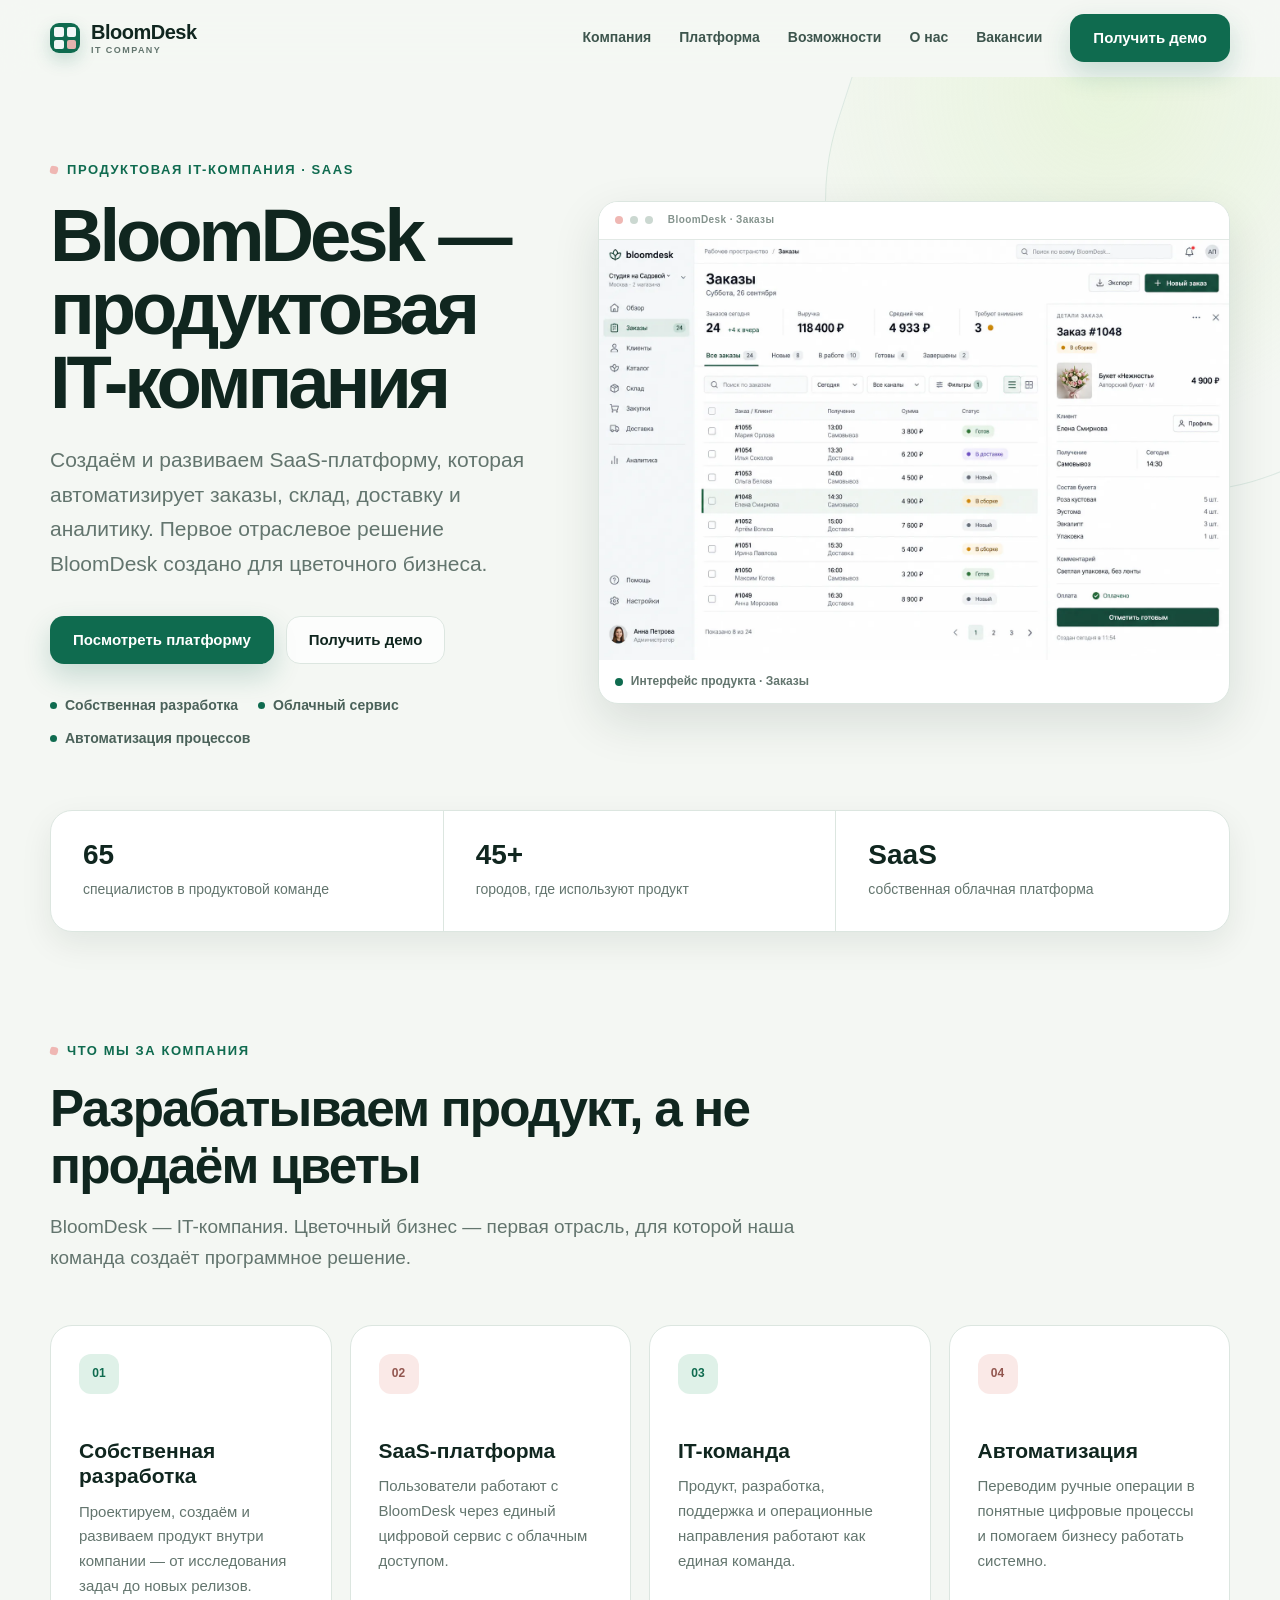
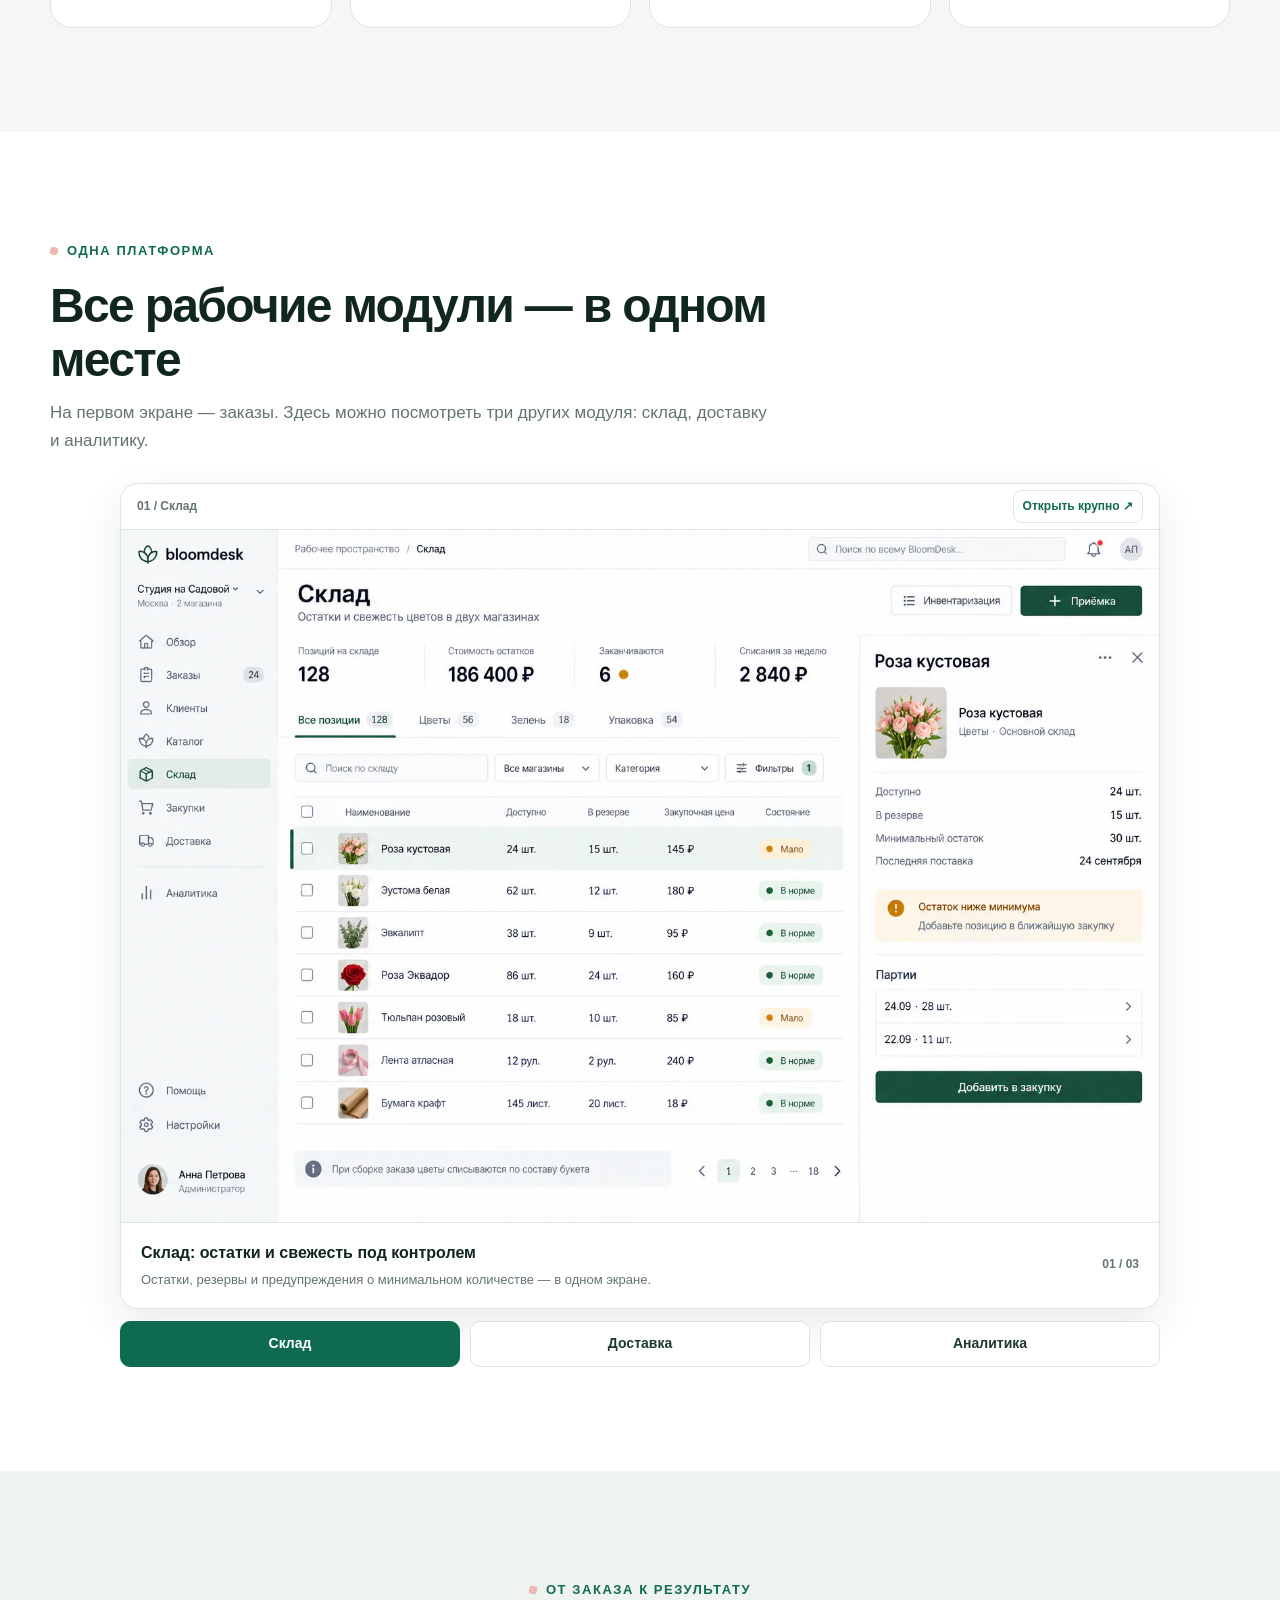
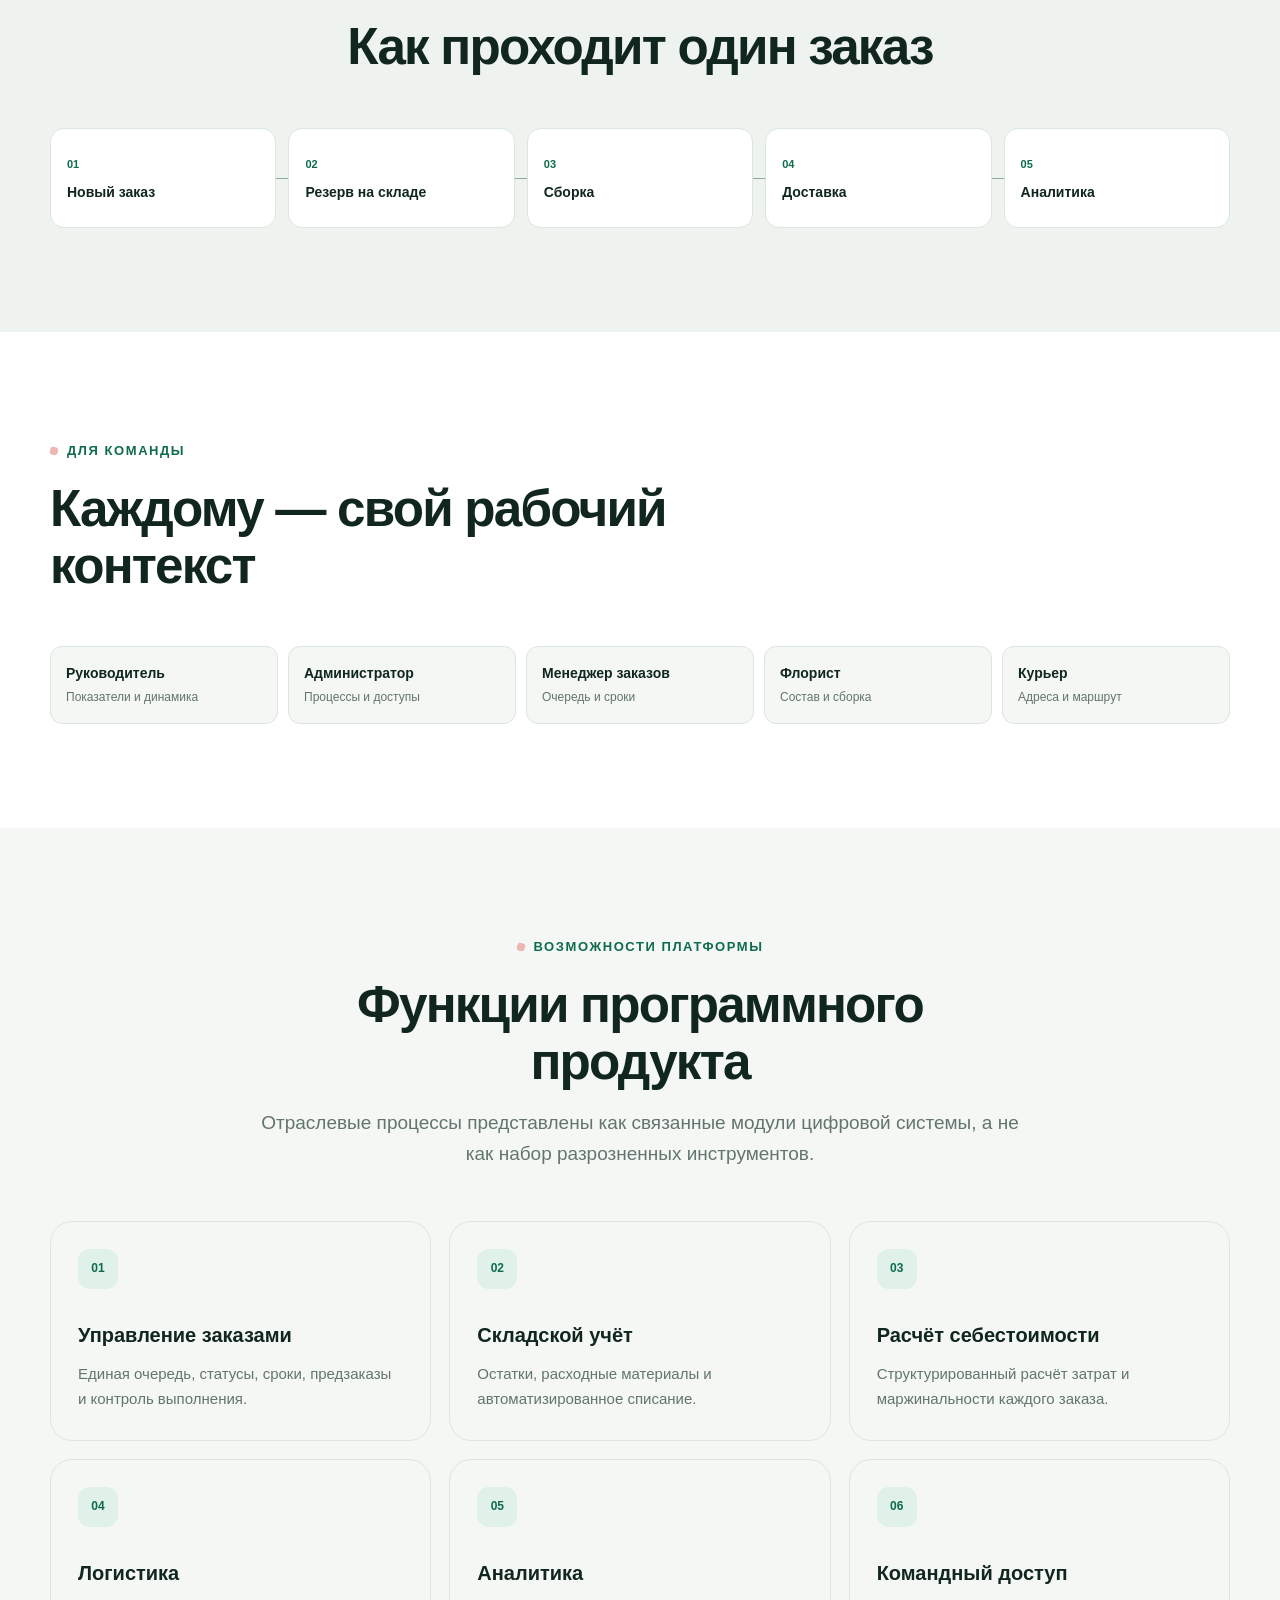
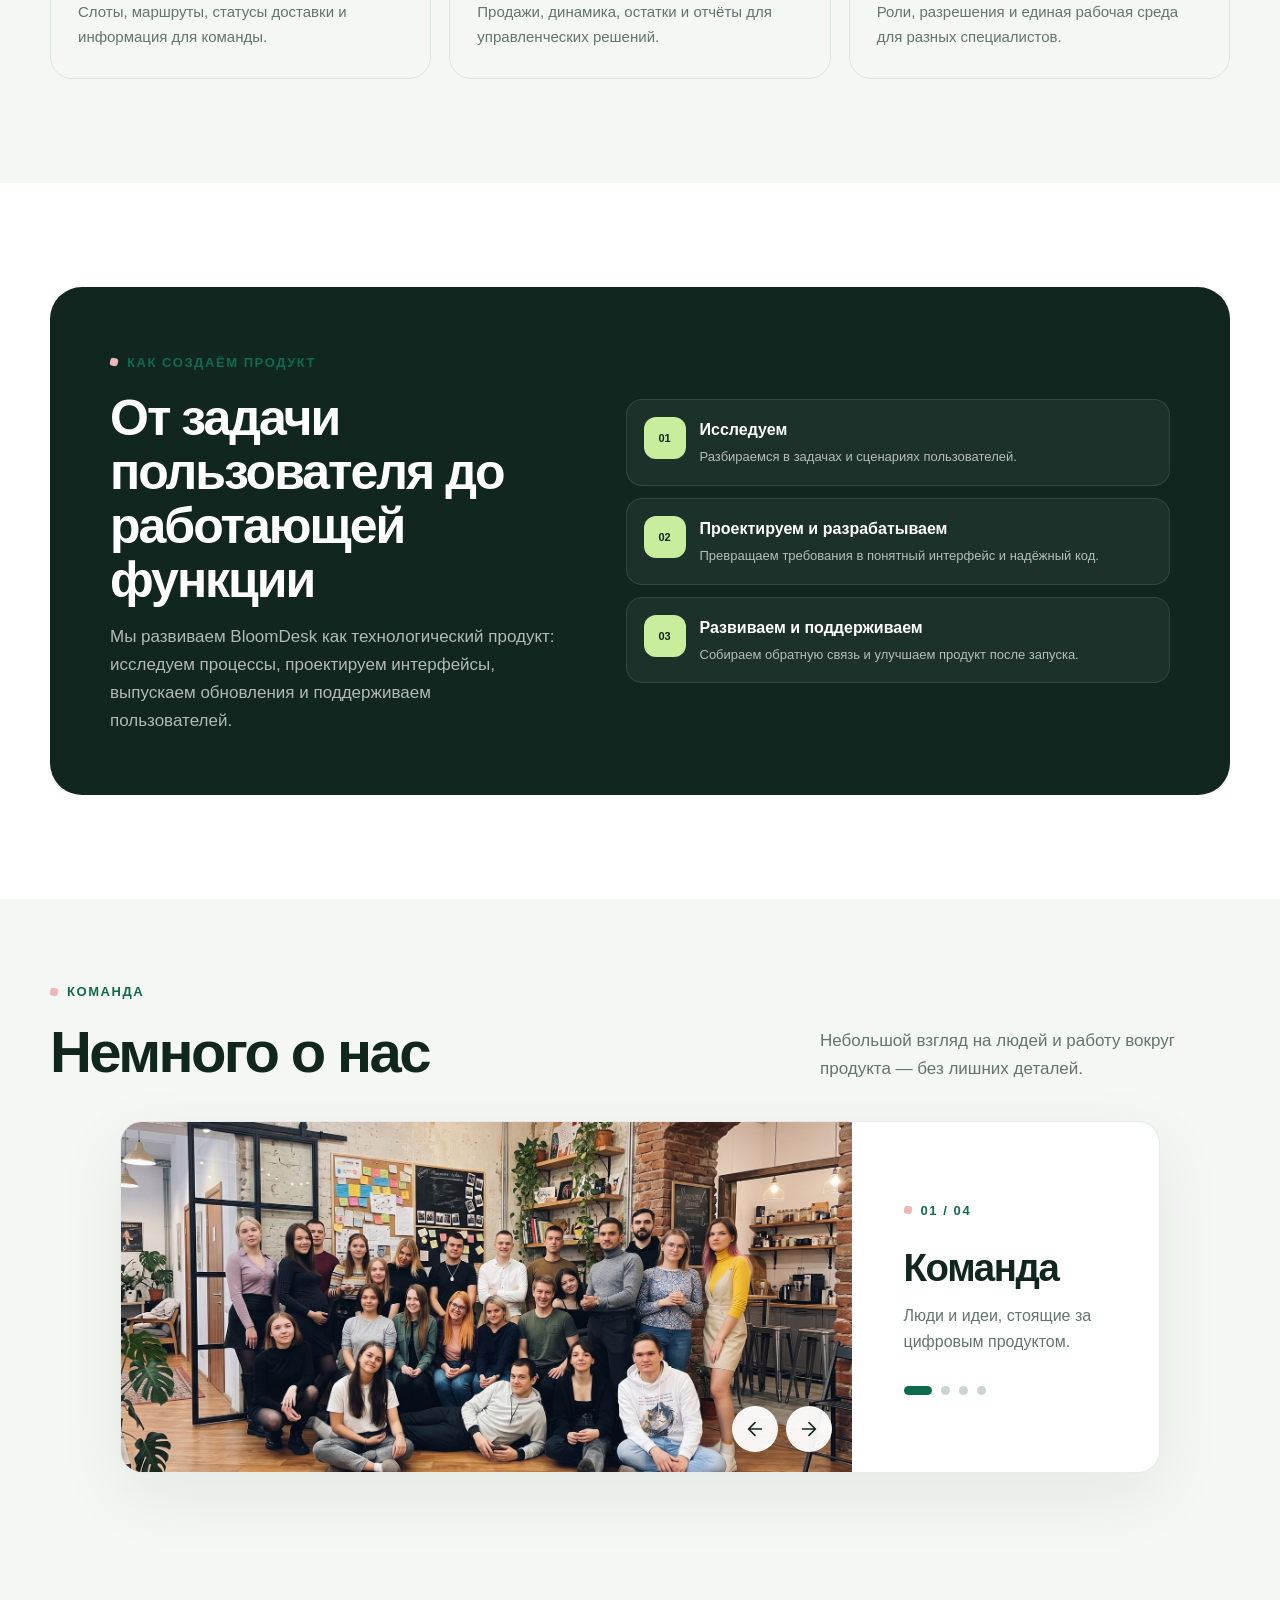
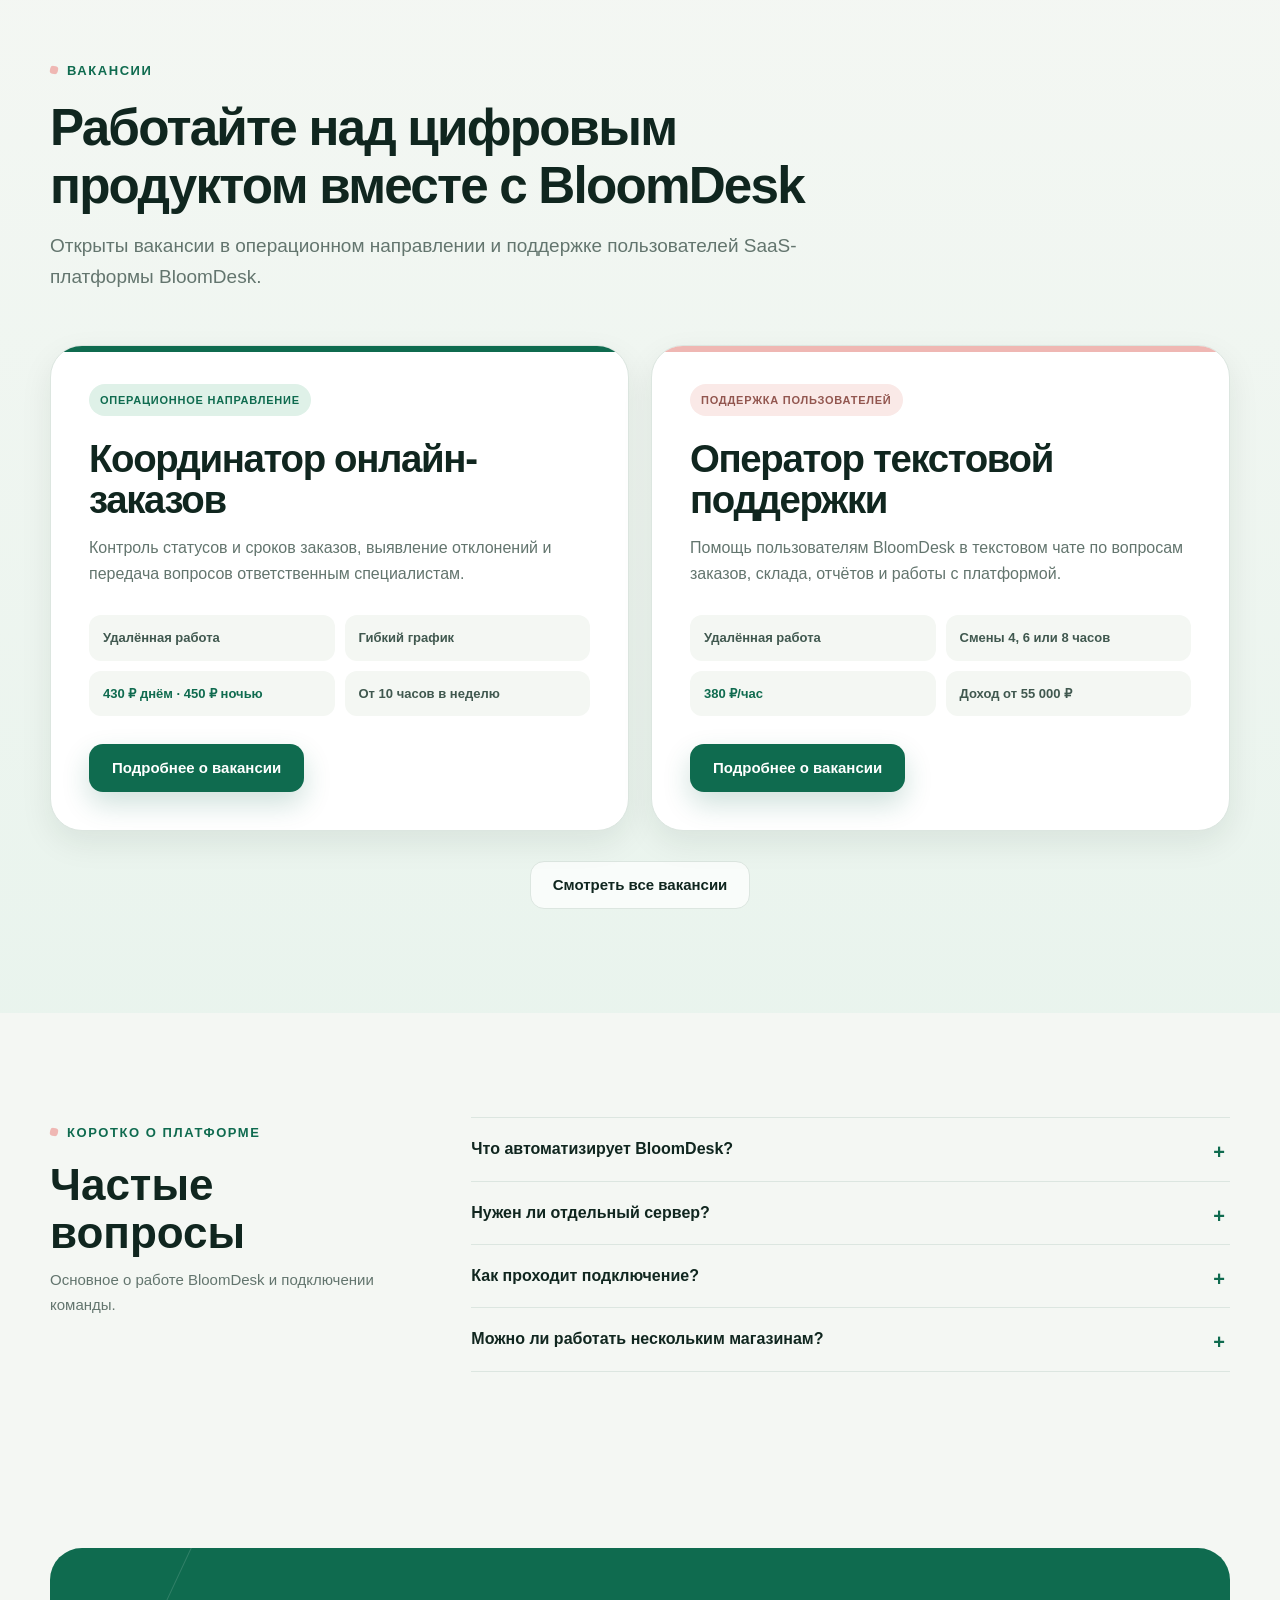
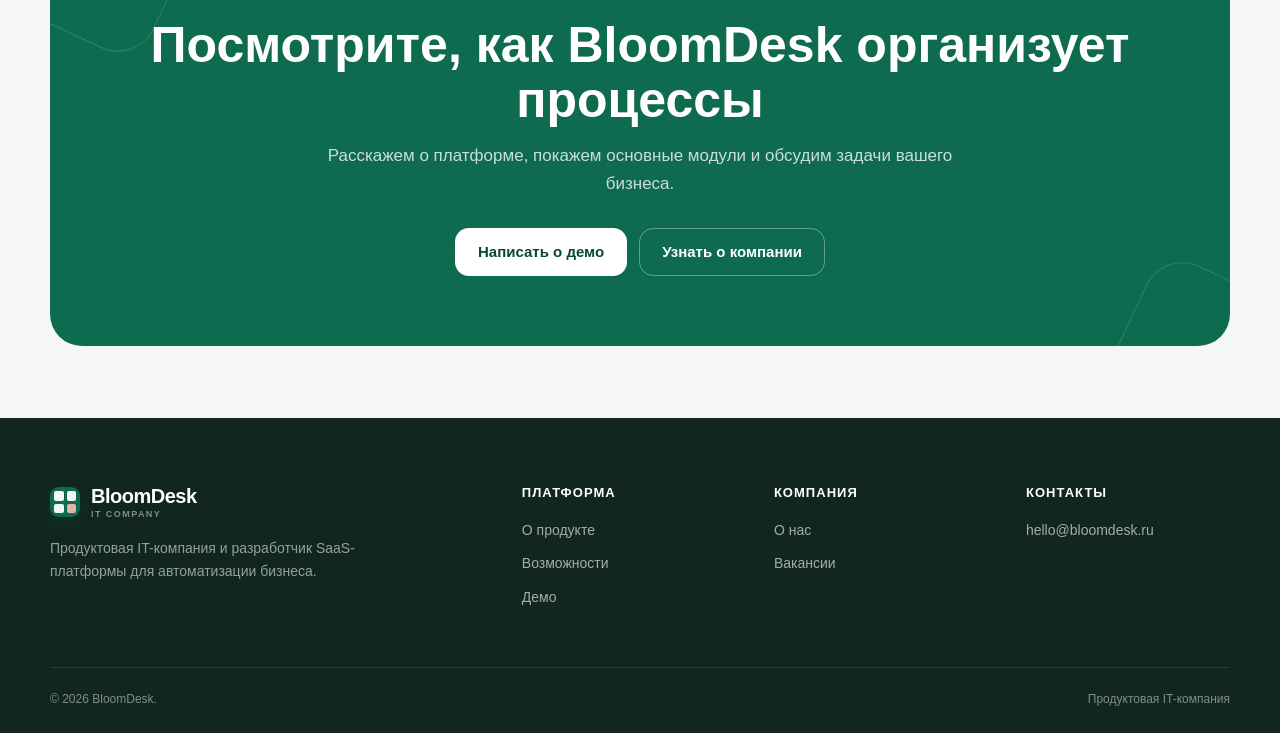
<file: index.html>
<!DOCTYPE html>
<html lang="ru">
<head>
  <meta charset="UTF-8">
  <meta name="viewport" content="width=device-width, initial-scale=1.0">
  <meta name="theme-color" content="#0f6b4f">
  <meta name="description" content="BloomDesk — продуктовая IT-компания. Разрабатываем SaaS-платформу для автоматизации заказов, склада, доставки и аналитики бизнеса.">
  <meta property="og:title" content="BloomDesk — продуктовая IT-компания">
  <meta property="og:description" content="Создаём и развиваем SaaS-платформу для автоматизации бизнес-процессов. Первое отраслевое решение — для цветочного бизнеса.">
  <meta property="og:type" content="website">
  <meta property="og:site_name" content="BloomDesk">
  <meta property="og:url" content="https://bloomdesk.ru/">
  <meta property="og:image" content="https://bloomdesk.ru/og-image.png">
  <meta name="twitter:card" content="summary_large_image">
  <link rel="canonical" href="https://bloomdesk.ru/">
  <link rel="icon" type="image/png" href="favicon.png?v=20260930">
  <link rel="stylesheet" href="styles.css?v=20261006-preview">
  <script src="script.js?v=20261006-preview" defer></script>
  <title>BloomDesk — продуктовая IT-компания и разработчик SaaS-платформы</title>
</head>
<body>
  <a class="skip-link" href="#main">Перейти к содержанию</a>

  <header class="site-header" data-header>
    <div class="container header-inner">
      <a class="brand" href="index.html" aria-label="BloomDesk — главная">
        <span class="brand-mark" aria-hidden="true"><i></i><i></i><i></i><i></i></span>
        <span class="brand-copy">BloomDesk<small>IT company</small></span>
      </a>
      <nav class="desktop-nav" aria-label="Основная навигация">
        <a href="#company">Компания</a>
        <a href="#platform">Платформа</a>
        <a href="#capabilities">Возможности</a>
        <a href="about.html">О нас</a>
        <a href="careers.html">Вакансии</a>
        <a class="button button--primary" href="mailto:hello@bloomdesk.ru?subject=Демо%20BloomDesk">Получить демо</a>
      </nav>
      <button class="menu-button" type="button" aria-label="Открыть меню" aria-expanded="false" aria-controls="mobile-nav" data-menu-button>
        <span class="menu-lines" aria-hidden="true"><span></span><span></span><span></span></span>
      </button>
    </div>
  </header>

  <nav class="mobile-nav" id="mobile-nav" aria-label="Мобильная навигация" data-mobile-nav hidden>
    <a href="#company">Компания</a>
    <a href="#platform">Платформа</a>
    <a href="#capabilities">Возможности</a>
    <a href="about.html">О нас</a>
    <a href="careers.html">Вакансии</a>
    <a class="button button--primary" href="mailto:hello@bloomdesk.ru?subject=Демо%20BloomDesk">Получить демо</a>
  </nav>

  <main id="main">
    <section class="hero">
      <div class="container hero-grid">
        <div class="hero-copy reveal">
          <div class="eyebrow">Продуктовая IT-компания · SaaS</div>
          <h1>BloomDesk — продуктовая IT-компания</h1>
          <p>Создаём и развиваем SaaS-платформу, которая автоматизирует заказы, склад, доставку и аналитику. Первое отраслевое решение BloomDesk создано для цветочного бизнеса.</p>
          <div class="hero-actions">
            <a class="button button--primary" href="#platform">Посмотреть платформу</a>
            <a class="button button--secondary" href="mailto:hello@bloomdesk.ru?subject=Демо%20BloomDesk">Получить демо</a>
          </div>
          <div class="hero-points" aria-label="Ключевые особенности">
            <span>Собственная разработка</span>
            <span>Облачный сервис</span>
            <span>Автоматизация процессов</span>
          </div>
        </div>

        <figure class="product-window product-window--real reveal reveal--delay">
          <div class="window-bar"><span></span><span></span><span></span><div class="window-address">BloomDesk · Заказы</div></div>
          <img class="hero-product-image" src="product-orders.webp" alt="Реальный экран BloomDesk: очередь заказов, статусы и карточка выбранного заказа" width="1536" height="1024" fetchpriority="high">
          <figcaption class="hero-product-caption"><span class="status-dot"></span> Интерфейс продукта · Заказы</figcaption>
        </figure>
      </div>
    </section>

    <section class="trust-strip" aria-label="BloomDesk в цифрах">
      <div class="container">
        <div class="trust-grid">
          <div class="trust-item"><strong>65</strong><span>специалистов в продуктовой команде</span></div>
          <div class="trust-item"><strong>45+</strong><span>городов, где используют продукт</span></div>
          <div class="trust-item"><strong>SaaS</strong><span>собственная облачная платформа</span></div>
        </div>
      </div>
    </section>

    <section class="section" id="company">
      <div class="container">
        <div class="section-heading">
          <div class="eyebrow">Что мы за компания</div>
          <h2>Разрабатываем продукт, а не продаём цветы</h2>
          <p>BloomDesk — IT-компания. Цветочный бизнес — первая отрасль, для которой наша команда создаёт программное решение.</p>
        </div>
        <div class="card-grid">
          <article class="info-card"><span class="card-index">01</span><h3>Собственная разработка</h3><p>Проектируем, создаём и развиваем продукт внутри компании — от исследования задач до новых релизов.</p></article>
          <article class="info-card"><span class="card-index">02</span><h3>SaaS-платформа</h3><p>Пользователи работают с BloomDesk через единый цифровой сервис с облачным доступом.</p></article>
          <article class="info-card"><span class="card-index">03</span><h3>IT-команда</h3><p>Продукт, разработка, поддержка и операционные направления работают как единая команда.</p></article>
          <article class="info-card"><span class="card-index">04</span><h3>Автоматизация</h3><p>Переводим ручные операции в понятные цифровые процессы и помогаем бизнесу работать системно.</p></article>
        </div>
      </div>
    </section>

    <section class="section section--surface" id="platform">
      <div class="container showcase showcase--gallery">
        <div class="section-heading product-heading">
          <div class="eyebrow">Одна платформа</div>
          <h2>Все рабочие модули — в одном месте</h2>
          <p>На первом экране — заказы. Здесь можно посмотреть три других модуля: склад, доставку и аналитику.</p>
        </div>
        <div class="product-gallery" data-product-gallery>
          <div class="product-gallery-frame">
            <div class="product-gallery-toolbar"><span data-product-label>01 / Склад</span><button type="button" data-product-zoom>Открыть крупно <span aria-hidden="true">↗</span></button></div>
            <button class="product-gallery-media" type="button" data-product-zoom aria-label="Открыть выбранный экран BloomDesk крупно">
              <img src="product-stock.webp" alt="Реальный интерфейс BloomDesk: складской учёт" width="1536" height="1024" loading="lazy" data-product-image>
            </button>
            <div class="product-gallery-caption"><div><strong data-product-title>Склад: остатки и свежесть под контролем</strong><p data-product-description>Остатки, резервы и предупреждения о минимальном количестве — в одном экране.</p></div><span data-product-counter>01 / 03</span></div>
          </div>
          <div class="product-gallery-tabs" role="tablist" aria-label="Другие экраны продукта">
            <button class="is-active" type="button" role="tab" aria-selected="true" tabindex="0" data-product-tab data-image="product-stock.webp" data-label="01 / Склад" data-title="Склад: остатки и свежесть под контролем" data-description="Остатки, резервы и предупреждения о минимальном количестве — в одном экране." data-alt="Реальный интерфейс BloomDesk: складской учёт" data-counter="01 / 03">Склад</button>
            <button type="button" role="tab" aria-selected="false" tabindex="-1" data-product-tab data-image="product-delivery.webp" data-label="02 / Доставка" data-title="Доставка: маршрут и статусы на виду" data-description="Курьеры, адреса и порядок точек собраны на карте текущего дня." data-alt="Реальный интерфейс BloomDesk: управление доставкой" data-counter="02 / 03">Доставка</button>
            <button type="button" role="tab" aria-selected="false" tabindex="-1" data-product-tab data-image="product-analytics.webp" data-label="03 / Аналитика" data-title="Аналитика для решений по бизнесу" data-description="Выручка, прибыль и динамика продаж без ручного сведения отчётов." data-alt="Реальный интерфейс BloomDesk: аналитика бизнеса" data-counter="03 / 03">Аналитика</button>
          </div>
        </div>
      </div>
    </section>

    <section class="section order-flow" id="workflow">
      <div class="container">
        <div class="section-heading section-heading--center">
          <div class="eyebrow">От заказа к результату</div>
          <h2>Как проходит один заказ</h2>
        </div>
        <ol class="order-flow-list">
          <li><span>01</span><strong>Новый заказ</strong></li>
          <li><span>02</span><strong>Резерв на складе</strong></li>
          <li><span>03</span><strong>Сборка</strong></li>
          <li><span>04</span><strong>Доставка</strong></li>
          <li><span>05</span><strong>Аналитика</strong></li>
        </ol>
      </div>
    </section>

    <section class="section section--surface" id="users">
      <div class="container">
        <div class="section-heading">
          <div class="eyebrow">Для команды</div>
          <h2>Каждому — свой рабочий контекст</h2>
        </div>
        <ul class="role-list">
          <li><strong>Руководитель</strong><span>Показатели и динамика</span></li>
          <li><strong>Администратор</strong><span>Процессы и доступы</span></li>
          <li><strong>Менеджер заказов</strong><span>Очередь и сроки</span></li>
          <li><strong>Флорист</strong><span>Состав и сборка</span></li>
          <li><strong>Курьер</strong><span>Адреса и маршрут</span></li>
        </ul>
      </div>
    </section>

    <section class="section" id="capabilities">
      <div class="container">
        <div class="section-heading section-heading--center">
          <div class="eyebrow">Возможности платформы</div>
          <h2>Функции программного продукта</h2>
          <p>Отраслевые процессы представлены как связанные модули цифровой системы, а не как набор разрозненных инструментов.</p>
        </div>
        <div class="feature-grid">
          <article class="feature-card"><span class="card-index">01</span><h3>Управление заказами</h3><p>Единая очередь, статусы, сроки, предзаказы и контроль выполнения.</p></article>
          <article class="feature-card"><span class="card-index">02</span><h3>Складской учёт</h3><p>Остатки, расходные материалы и автоматизированное списание.</p></article>
          <article class="feature-card"><span class="card-index">03</span><h3>Расчёт себестоимости</h3><p>Структурированный расчёт затрат и маржинальности каждого заказа.</p></article>
          <article class="feature-card"><span class="card-index">04</span><h3>Логистика</h3><p>Слоты, маршруты, статусы доставки и информация для команды.</p></article>
          <article class="feature-card"><span class="card-index">05</span><h3>Аналитика</h3><p>Продажи, динамика, остатки и отчёты для управленческих решений.</p></article>
          <article class="feature-card"><span class="card-index">06</span><h3>Командный доступ</h3><p>Роли, разрешения и единая рабочая среда для разных специалистов.</p></article>
        </div>
      </div>
    </section>

    <section class="section section--surface">
      <div class="container">
        <div class="process-band">
          <div>
            <div class="eyebrow">Как создаём продукт</div>
            <h2>От задачи пользователя до работающей функции</h2>
            <p>Мы развиваем BloomDesk как технологический продукт: исследуем процессы, проектируем интерфейсы, выпускаем обновления и поддерживаем пользователей.</p>
          </div>
          <div class="process-list">
            <article class="process-item"><span>01</span><div><h3>Исследуем</h3><p>Разбираемся в задачах и сценариях пользователей.</p></div></article>
            <article class="process-item"><span>02</span><div><h3>Проектируем и разрабатываем</h3><p>Превращаем требования в понятный интерфейс и надёжный код.</p></div></article>
            <article class="process-item"><span>03</span><div><h3>Развиваем и поддерживаем</h3><p>Собираем обратную связь и улучшаем продукт после запуска.</p></div></article>
          </div>
        </div>
      </div>
    </section>

    <section class="section company-life-section" id="team">
      <div class="container">
        <div class="company-life-heading">
          <div>
            <div class="eyebrow">Команда</div>
            <h2>Немного о нас</h2>
          </div>
          <p>Небольшой взгляд на людей и работу вокруг продукта — без лишних деталей.</p>
        </div>
        <div class="team-carousel" data-team-carousel aria-label="Фотографии команды BloomDesk">
          <div class="team-carousel-visual">
            <figure class="team-carousel-slide is-active" data-team-slide>
              <img src="images/team-preview/team-gathering.jpeg?v=20261006-2" alt="Команда BloomDesk в рабочем пространстве" loading="lazy">
            </figure>
            <figure class="team-carousel-slide" data-team-slide hidden>
              <img src="images/team-preview/product-presentation-oct.jpeg?v=20261006-2" alt="Команда BloomDesk представляет продукт" loading="lazy">
            </figure>
            <figure class="team-carousel-slide" data-team-slide hidden>
              <img src="images/team-preview/team-workshop.jpeg?v=20261006-2" alt="Коллеги вместе проводят время на командном мероприятии" loading="lazy">
            </figure>
            <figure class="team-carousel-slide" data-team-slide hidden>
              <img src="images/team-preview/team-presentation-metrics-new.jpeg?v=20261006-2" alt="Выступление и обсуждение развития команды" loading="lazy">
            </figure>
            <div class="team-carousel-arrows">
              <button type="button" data-team-prev aria-label="Предыдущее фото"><svg viewBox="0 0 24 24" aria-hidden="true"><path d="M19 12H5m7 7-7-7 7-7"/></svg></button>
              <button type="button" data-team-next aria-label="Следующее фото"><svg viewBox="0 0 24 24" aria-hidden="true"><path d="M5 12h14m-7-7 7 7-7 7"/></svg></button>
            </div>
          </div>
          <div class="team-carousel-copy">
            <span class="eyebrow" data-team-count aria-hidden="true">01 / 04</span>
            <h3 data-team-title>Команда</h3>
            <p data-team-caption>Люди и идеи, стоящие за цифровым продуктом.</p>
            <div class="team-carousel-dots" aria-label="Выбрать фотографию">
              <button type="button" data-team-dot="0" aria-label="Фото 1 из 4" aria-pressed="true"></button>
              <button type="button" data-team-dot="1" aria-label="Фото 2 из 4" aria-pressed="false"></button>
              <button type="button" data-team-dot="2" aria-label="Фото 3 из 4" aria-pressed="false"></button>
              <button type="button" data-team-dot="3" aria-label="Фото 4 из 4" aria-pressed="false"></button>
            </div>
            <span class="sr-only" data-team-live aria-live="polite">Фото 1 из 4. Команда</span>
          </div>
        </div>
      </div>
    </section>

    <section class="section vacancies-section" id="vacancies">
      <div class="container">
        <div class="section-heading">
          <div class="eyebrow">Вакансии</div>
          <h2>Работайте над цифровым продуктом вместе с BloomDesk</h2>
          <p>Открыты вакансии в операционном направлении и поддержке пользователей SaaS-платформы BloomDesk.</p>
        </div>
        <div class="vacancy-grid">
          <article class="vacancy-card vacancy-card--orders">
            <div class="vacancy-card-top">
              <span class="vacancy-label">Операционное направление</span>
              <h3>Координатор онлайн-заказов</h3>
              <p>Контроль статусов и сроков заказов, выявление отклонений и передача вопросов ответственным специалистам.</p>
            </div>
            <ul class="vacancy-meta" aria-label="Условия вакансии координатора">
              <li>Удалённая работа</li>
              <li>Гибкий график</li>
              <li><strong>430 ₽ днём · 450 ₽ ночью</strong></li>
              <li>От 10 часов в неделю</li>
            </ul>
            <a class="button button--primary" href="vacancy-orders.html">Подробнее о вакансии</a>
          </article>

          <article class="vacancy-card vacancy-card--support">
            <div class="vacancy-card-top">
              <span class="vacancy-label">Поддержка пользователей</span>
              <h3>Оператор текстовой поддержки</h3>
              <p>Помощь пользователям BloomDesk в текстовом чате по вопросам заказов, склада, отчётов и работы с платформой.</p>
            </div>
            <ul class="vacancy-meta" aria-label="Условия вакансии оператора поддержки">
              <li>Удалённая работа</li>
              <li>Смены 4, 6 или 8 часов</li>
              <li><strong>380 ₽/час</strong></li>
              <li>Доход от 55 000 ₽</li>
            </ul>
            <a class="button button--primary" href="vacancy-support.html">Подробнее о вакансии</a>
          </article>
        </div>
        <div class="vacancies-all-link"><a class="button button--secondary" href="careers.html">Смотреть все вакансии</a></div>
      </div>
    </section>

    <section class="section faq-section" id="faq">
      <div class="container faq-layout">
        <div class="faq-intro"><div class="eyebrow">Коротко о платформе</div><h2>Частые вопросы</h2><p>Основное о работе BloomDesk и подключении команды.</p></div>
        <div class="home-faq-list">
          <details class="faq-item"><summary>Что автоматизирует BloomDesk?</summary><p>Платформа связывает заказы, складские остатки, сборку, доставку и управленческую аналитику.</p></details>
          <details class="faq-item"><summary>Нужен ли отдельный сервер?</summary><p>Нет. BloomDesk работает как облачный сервис: команда входит в рабочее пространство через браузер.</p></details>
          <details class="faq-item"><summary>Как проходит подключение?</summary><p>Сначала мы знакомимся с процессами бизнеса, затем настраиваем рабочее пространство, роли и доступы команды.</p></details>
          <details class="faq-item"><summary>Можно ли работать нескольким магазинам?</summary><p>Да. В одном рабочем пространстве можно вести процессы нескольких магазинов.</p></details>
        </div>
      </div>
    </section>

    <section class="section section--tight" id="demo">
      <div class="container">
        <div class="cta-panel">
          <h2>Посмотрите, как BloomDesk организует процессы</h2>
          <p>Расскажем о платформе, покажем основные модули и обсудим задачи вашего бизнеса.</p>
          <div class="hero-actions">
            <a class="button button--light" href="mailto:hello@bloomdesk.ru?subject=Демо%20BloomDesk">Написать о демо</a>
            <a class="button button--ghost-light" href="about.html">Узнать о компании</a>
          </div>
        </div>
      </div>
    </section>
  </main>

  <dialog class="product-lightbox" data-product-lightbox aria-label="Экран интерфейса BloomDesk">
    <div class="product-lightbox-inner"><div class="product-lightbox-header"><span data-lightbox-label>Экран BloomDesk</span><button type="button" data-lightbox-close aria-label="Закрыть">×</button></div><img src="product-stock.webp" alt="Экран интерфейса BloomDesk" data-lightbox-image></div>
  </dialog>

  <footer class="site-footer" id="footer">
    <div class="container">
      <div class="footer-grid">
        <div class="footer-brand">
          <a class="brand" href="index.html" aria-label="BloomDesk — главная">
            <span class="brand-mark" aria-hidden="true"><i></i><i></i><i></i><i></i></span>
            <span class="brand-copy">BloomDesk<small>IT company</small></span>
          </a>
          <p>Продуктовая IT-компания и разработчик SaaS-платформы для автоматизации бизнеса.</p>
        </div>
        <div class="footer-column"><h2>Платформа</h2><a href="#platform">О продукте</a><a href="#capabilities">Возможности</a><a href="#demo">Демо</a></div>
        <div class="footer-column"><h2>Компания</h2><a href="about.html">О нас</a><a href="careers.html">Вакансии</a></div>
        <div class="footer-column"><h2>Контакты</h2><a href="mailto:hello@bloomdesk.ru">hello@bloomdesk.ru</a></div>
      </div>
      <div class="footer-bottom"><span>© <span data-year>2026</span> BloomDesk.</span><span>Продуктовая IT-компания</span></div>
    </div>
  </footer>
</body>
</html>
</file>
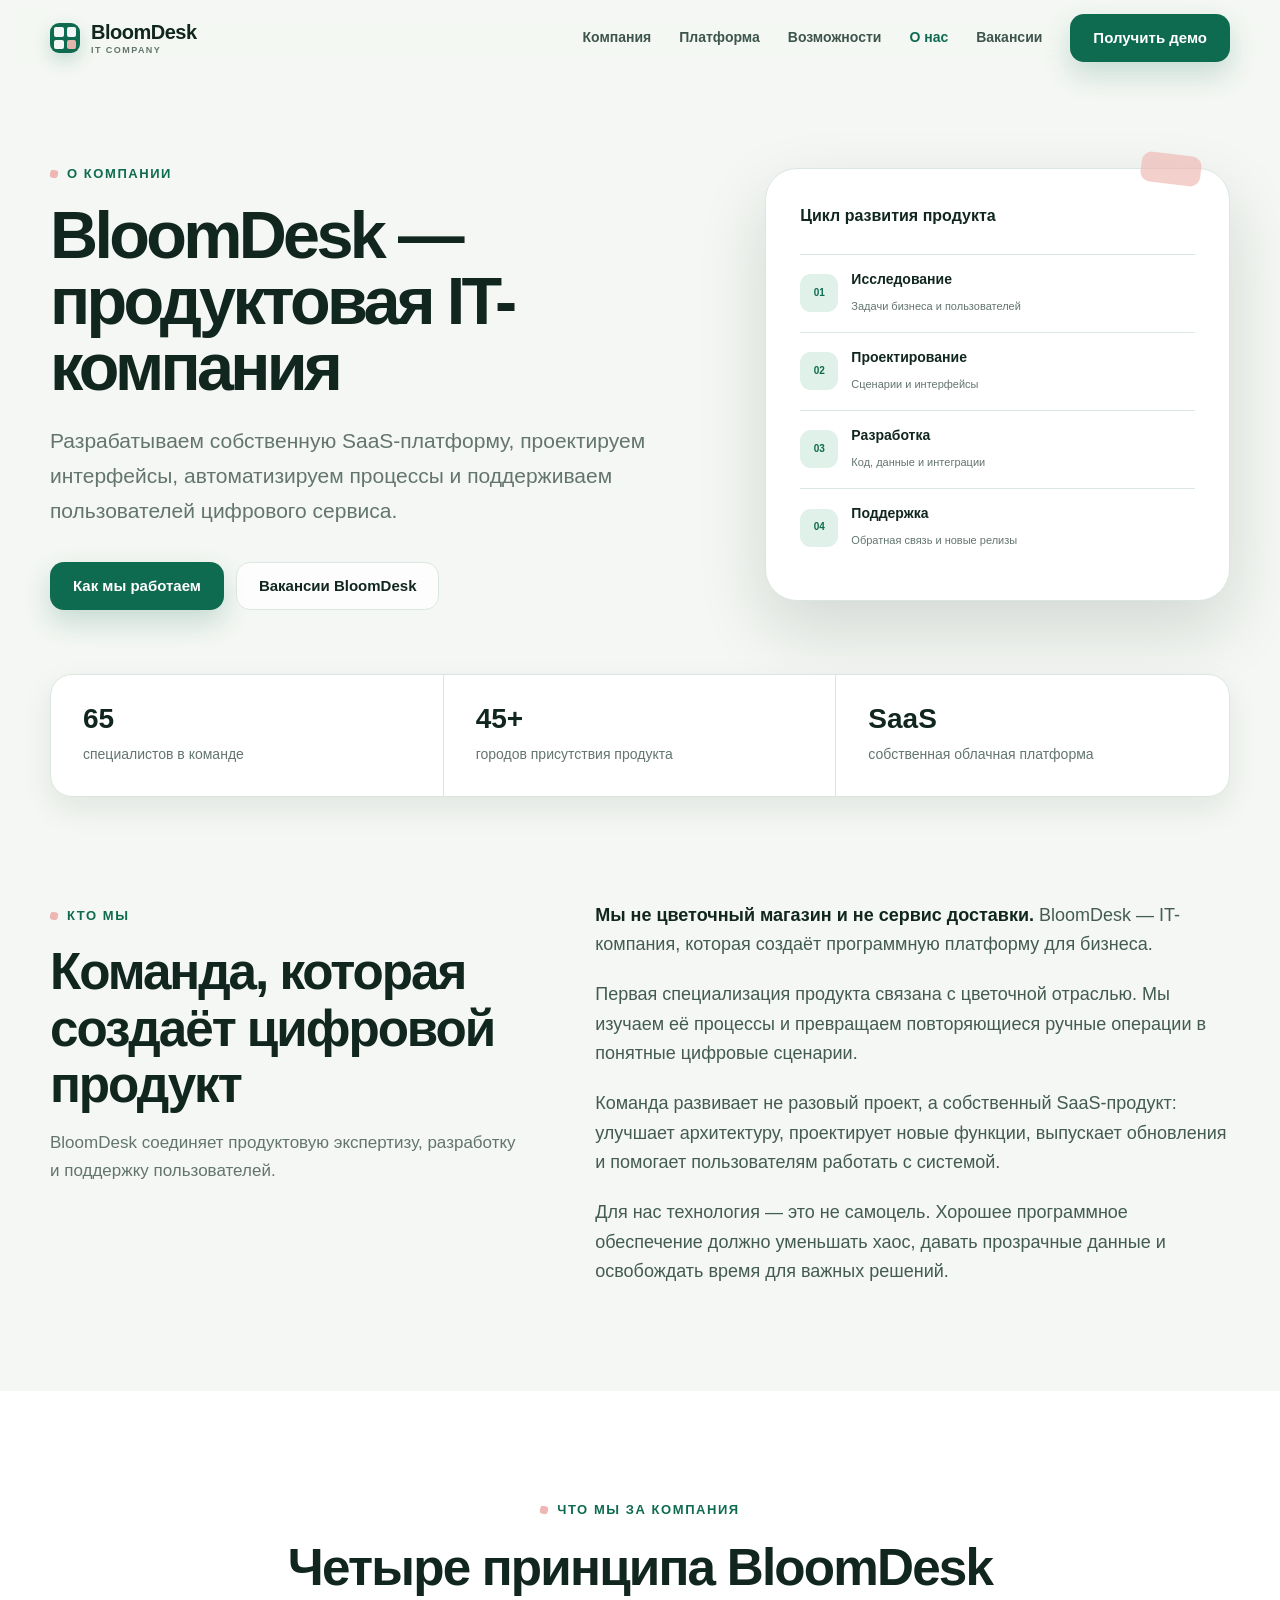
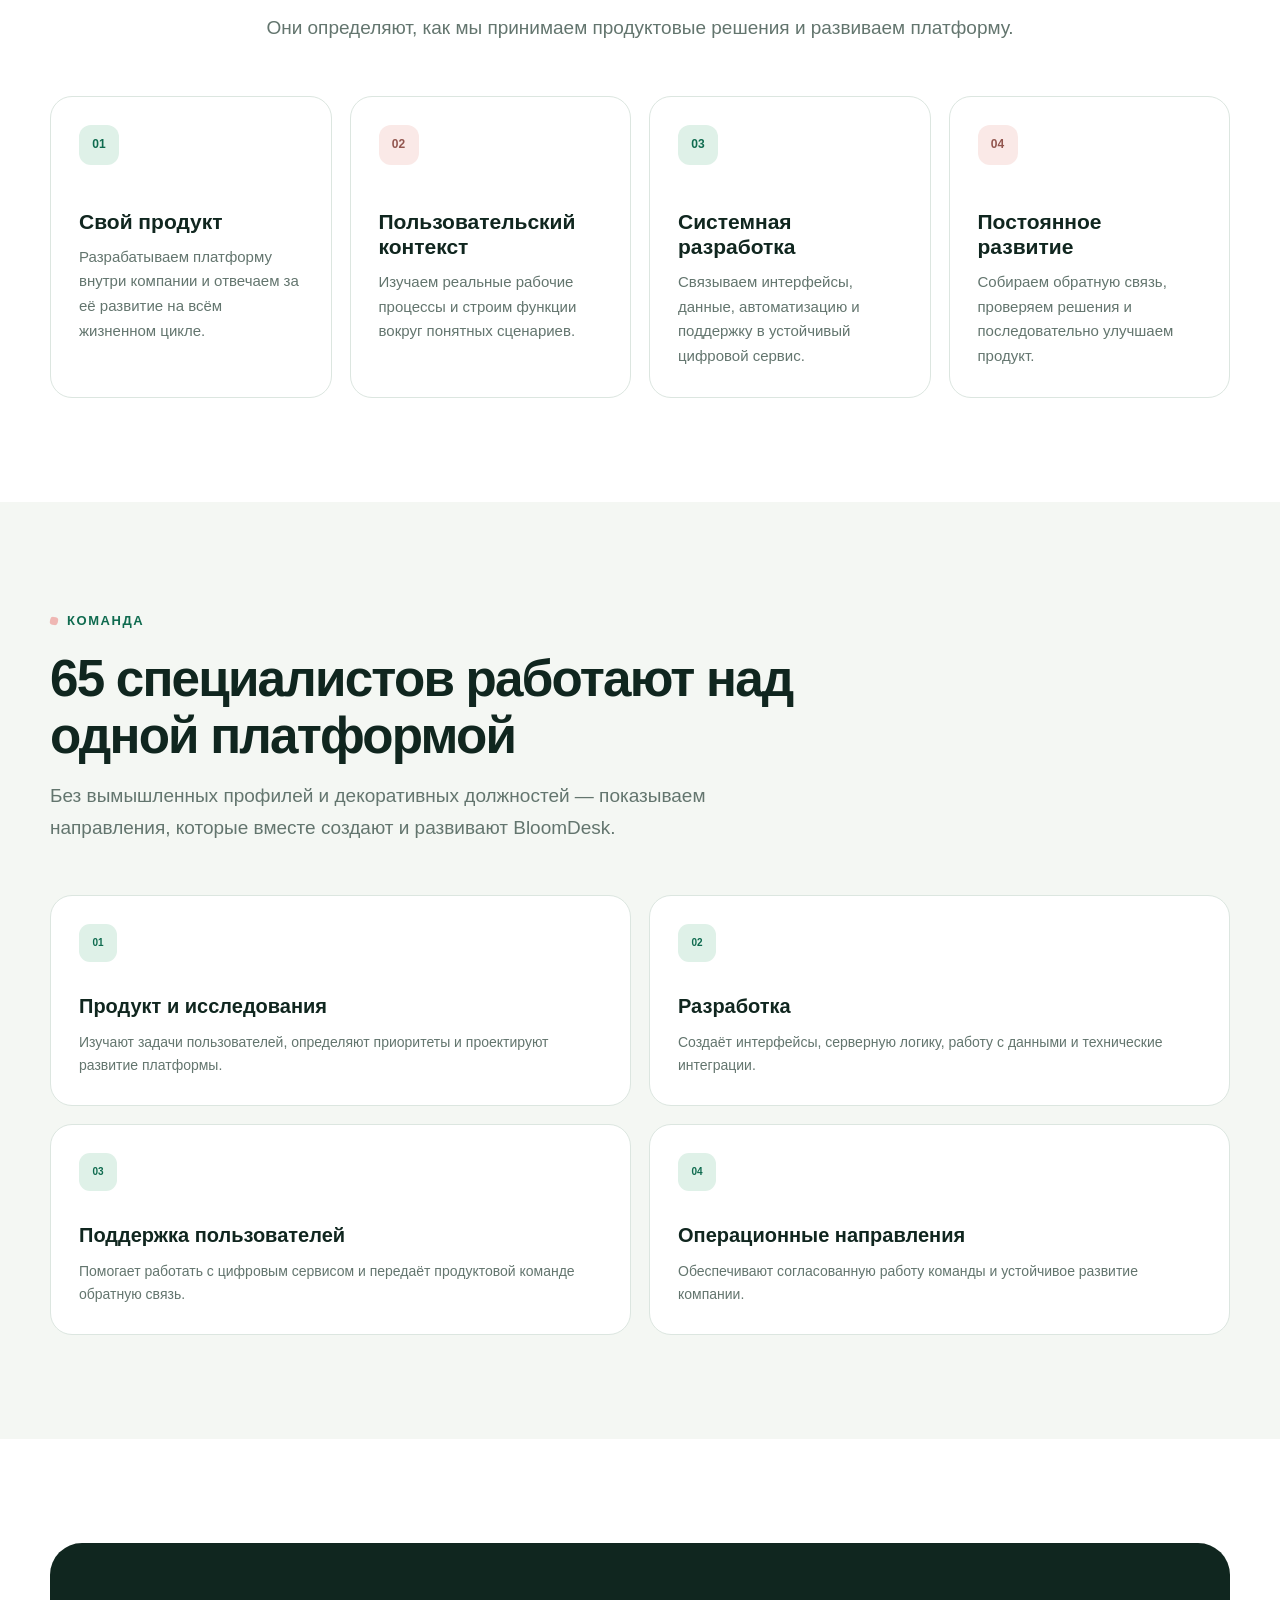
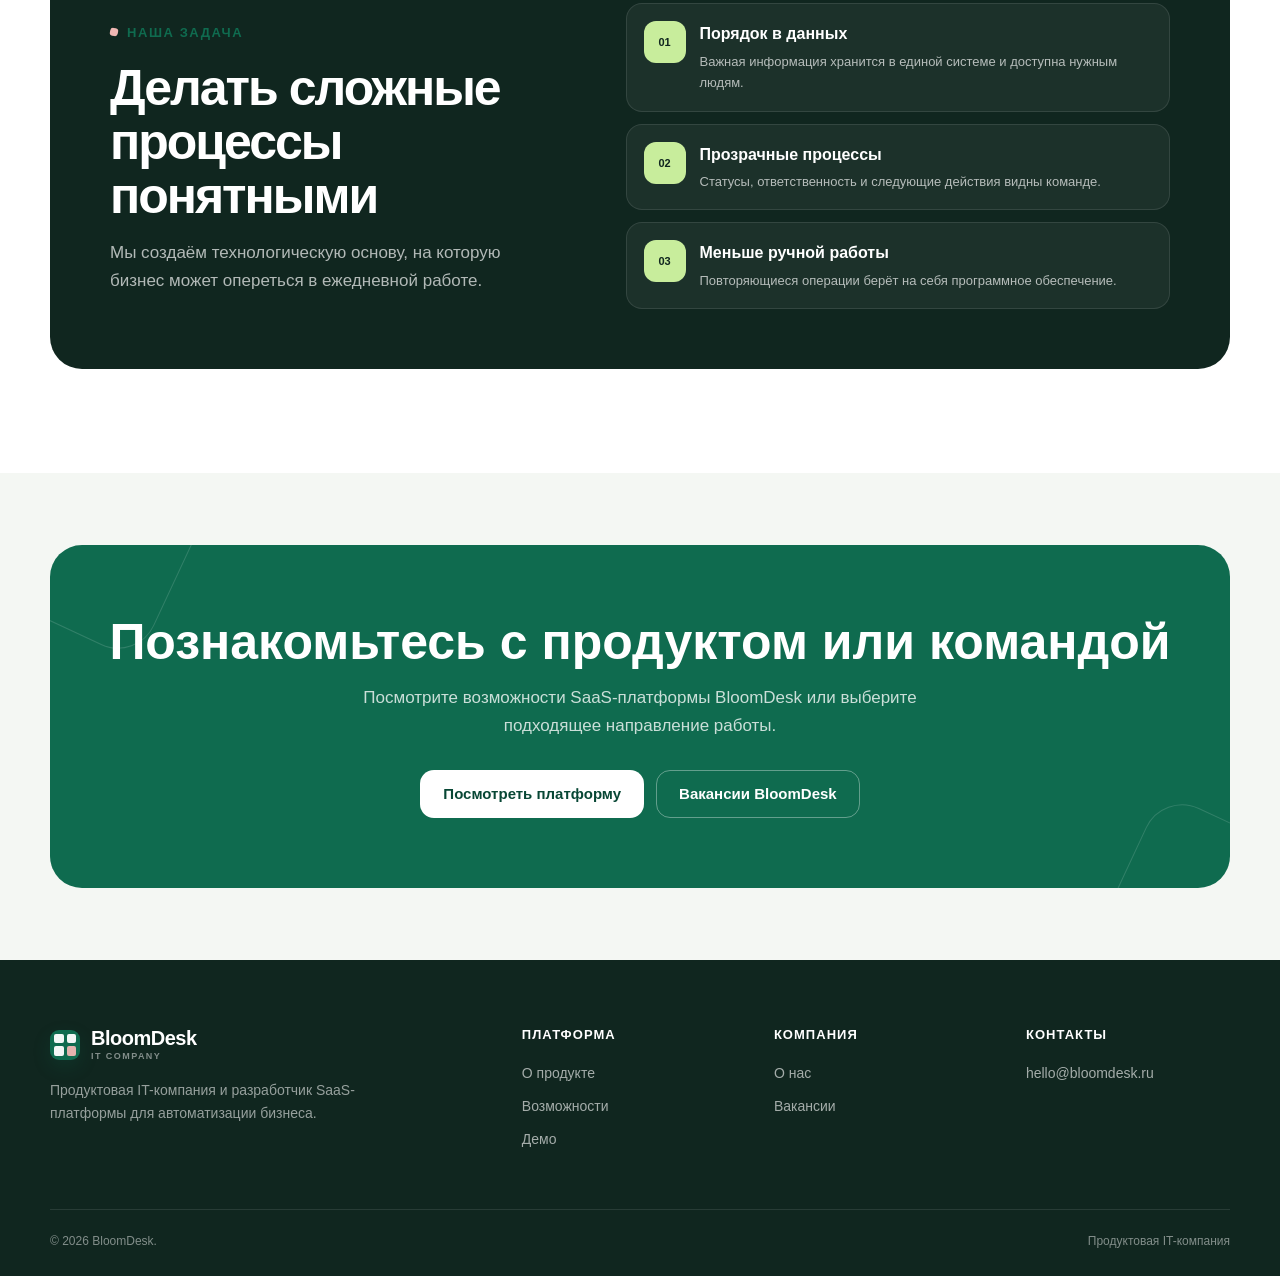
<file: about.html>
<!DOCTYPE html>
<html lang="ru">
<head>
  <meta charset="UTF-8">
  <meta name="viewport" content="width=device-width, initial-scale=1.0">
  <meta name="theme-color" content="#0f6b4f">
  <meta name="description" content="BloomDesk — продуктовая IT-компания и команда из 65 специалистов. Создаём собственную SaaS-платформу для автоматизации бизнес-процессов.">
  <meta property="og:title" content="О компании BloomDesk — продуктовая IT-команда">
  <meta property="og:description" content="Проектируем интерфейсы, разрабатываем программное обеспечение, развиваем платформу и поддерживаем пользователей цифрового сервиса.">
  <meta property="og:type" content="website">
  <meta property="og:site_name" content="BloomDesk">
  <meta property="og:url" content="https://bloomdesk.ru/about.html">
  <meta property="og:image" content="https://bloomdesk.ru/og-image.png">
  <meta name="twitter:card" content="summary_large_image">
  <link rel="canonical" href="https://bloomdesk.ru/about.html">
  <link rel="icon" type="image/png" href="favicon.png?v=20260930">
  <link rel="stylesheet" href="styles.css?v=20260930">
  <script src="script.js?v=20260930" defer></script>
  <title>О компании BloomDesk — продуктовая IT-команда</title>
</head>
<body>
  <a class="skip-link" href="#main">Перейти к содержанию</a>

  <header class="site-header" data-header>
    <div class="container header-inner">
      <a class="brand" href="index.html" aria-label="BloomDesk — главная">
        <span class="brand-mark" aria-hidden="true"><i></i><i></i><i></i><i></i></span>
        <span class="brand-copy">BloomDesk<small>IT company</small></span>
      </a>
      <nav class="desktop-nav" aria-label="Основная навигация">
        <a href="index.html#company">Компания</a>
        <a href="index.html#platform">Платформа</a>
        <a href="index.html#capabilities">Возможности</a>
        <a href="about.html" aria-current="page">О нас</a>
        <a href="careers.html">Вакансии</a>
        <a class="button button--primary" href="mailto:hello@bloomdesk.ru?subject=Демо%20BloomDesk">Получить демо</a>
      </nav>
      <button class="menu-button" type="button" aria-label="Открыть меню" aria-expanded="false" aria-controls="mobile-nav" data-menu-button>
        <span class="menu-lines" aria-hidden="true"><span></span><span></span><span></span></span>
      </button>
    </div>
  </header>

  <nav class="mobile-nav" id="mobile-nav" aria-label="Мобильная навигация" data-mobile-nav hidden>
    <a href="index.html#company">Компания</a>
    <a href="index.html#platform">Платформа</a>
    <a href="index.html#capabilities">Возможности</a>
    <a href="about.html" aria-current="page">О нас</a>
    <a href="careers.html">Вакансии</a>
    <a class="button button--primary" href="mailto:hello@bloomdesk.ru?subject=Демо%20BloomDesk">Получить демо</a>
  </nav>

  <main id="main">
    <section class="page-hero">
      <div class="container page-hero-grid">
        <div class="page-hero-copy reveal">
          <div class="eyebrow">О компании</div>
          <h1>BloomDesk — продуктовая IT-компания</h1>
          <p>Разрабатываем собственную SaaS-платформу, проектируем интерфейсы, автоматизируем процессы и поддерживаем пользователей цифрового сервиса.</p>
          <div class="hero-actions">
            <a class="button button--primary" href="#story">Как мы работаем</a>
            <a class="button button--secondary" href="careers.html">Вакансии BloomDesk</a>
          </div>
        </div>
        <div class="company-map reveal reveal--delay" aria-label="Цикл создания продукта BloomDesk">
          <strong>Цикл развития продукта</strong>
          <div class="map-step"><span>01</span><div><b>Исследование</b><small>Задачи бизнеса и пользователей</small></div></div>
          <div class="map-step"><span>02</span><div><b>Проектирование</b><small>Сценарии и интерфейсы</small></div></div>
          <div class="map-step"><span>03</span><div><b>Разработка</b><small>Код, данные и интеграции</small></div></div>
          <div class="map-step"><span>04</span><div><b>Поддержка</b><small>Обратная связь и новые релизы</small></div></div>
        </div>
      </div>
    </section>

    <section class="trust-strip" aria-label="BloomDesk в цифрах">
      <div class="container">
        <div class="trust-grid">
          <div class="trust-item"><strong>65</strong><span>специалистов в команде</span></div>
          <div class="trust-item"><strong>45+</strong><span>городов присутствия продукта</span></div>
          <div class="trust-item"><strong>SaaS</strong><span>собственная облачная платформа</span></div>
        </div>
      </div>
    </section>

    <section class="section" id="story">
      <div class="container story-grid">
        <div class="sticky-title">
          <div class="eyebrow">Кто мы</div>
          <h2>Команда, которая создаёт цифровой продукт</h2>
          <p>BloomDesk соединяет продуктовую экспертизу, разработку и поддержку пользователей.</p>
        </div>
        <div class="story-copy">
          <p><strong>Мы не цветочный магазин и не сервис доставки.</strong> BloomDesk — IT-компания, которая создаёт программную платформу для бизнеса.</p>
          <p>Первая специализация продукта связана с цветочной отраслью. Мы изучаем её процессы и превращаем повторяющиеся ручные операции в понятные цифровые сценарии.</p>
          <p>Команда развивает не разовый проект, а собственный SaaS-продукт: улучшает архитектуру, проектирует новые функции, выпускает обновления и помогает пользователям работать с системой.</p>
          <p>Для нас технология — это не самоцель. Хорошее программное обеспечение должно уменьшать хаос, давать прозрачные данные и освобождать время для важных решений.</p>
        </div>
      </div>
    </section>

    <section class="section section--surface">
      <div class="container">
        <div class="section-heading section-heading--center">
          <div class="eyebrow">Что мы за компания</div>
          <h2>Четыре принципа BloomDesk</h2>
          <p>Они определяют, как мы принимаем продуктовые решения и развиваем платформу.</p>
        </div>
        <div class="card-grid">
          <article class="info-card"><span class="card-index">01</span><h3>Свой продукт</h3><p>Разрабатываем платформу внутри компании и отвечаем за её развитие на всём жизненном цикле.</p></article>
          <article class="info-card"><span class="card-index">02</span><h3>Пользовательский контекст</h3><p>Изучаем реальные рабочие процессы и строим функции вокруг понятных сценариев.</p></article>
          <article class="info-card"><span class="card-index">03</span><h3>Системная разработка</h3><p>Связываем интерфейсы, данные, автоматизацию и поддержку в устойчивый цифровой сервис.</p></article>
          <article class="info-card"><span class="card-index">04</span><h3>Постоянное развитие</h3><p>Собираем обратную связь, проверяем решения и последовательно улучшаем продукт.</p></article>
        </div>
      </div>
    </section>

    <section class="section">
      <div class="container">
        <div class="section-heading">
          <div class="eyebrow">Команда</div>
          <h2>65 специалистов работают над одной платформой</h2>
          <p>Без вымышленных профилей и декоративных должностей — показываем направления, которые вместе создают и развивают BloomDesk.</p>
        </div>
        <div class="team-grid">
          <article class="team-area"><span>01</span><h3>Продукт и исследования</h3><p>Изучают задачи пользователей, определяют приоритеты и проектируют развитие платформы.</p></article>
          <article class="team-area"><span>02</span><h3>Разработка</h3><p>Создаёт интерфейсы, серверную логику, работу с данными и технические интеграции.</p></article>
          <article class="team-area"><span>03</span><h3>Поддержка пользователей</h3><p>Помогает работать с цифровым сервисом и передаёт продуктовой команде обратную связь.</p></article>
          <article class="team-area"><span>04</span><h3>Операционные направления</h3><p>Обеспечивают согласованную работу команды и устойчивое развитие компании.</p></article>
        </div>
      </div>
    </section>

    <section class="section section--surface">
      <div class="container">
        <div class="process-band">
          <div>
            <div class="eyebrow">Наша задача</div>
            <h2>Делать сложные процессы понятными</h2>
            <p>Мы создаём технологическую основу, на которую бизнес может опереться в ежедневной работе.</p>
          </div>
          <div class="process-list">
            <article class="process-item"><span>01</span><div><h3>Порядок в данных</h3><p>Важная информация хранится в единой системе и доступна нужным людям.</p></div></article>
            <article class="process-item"><span>02</span><div><h3>Прозрачные процессы</h3><p>Статусы, ответственность и следующие действия видны команде.</p></div></article>
            <article class="process-item"><span>03</span><div><h3>Меньше ручной работы</h3><p>Повторяющиеся операции берёт на себя программное обеспечение.</p></div></article>
          </div>
        </div>
      </div>
    </section>

    <section class="section section--tight">
      <div class="container">
        <div class="cta-panel">
          <h2>Познакомьтесь с продуктом или командой</h2>
          <p>Посмотрите возможности SaaS-платформы BloomDesk или выберите подходящее направление работы.</p>
          <div class="hero-actions">
            <a class="button button--light" href="index.html#platform">Посмотреть платформу</a>
            <a class="button button--ghost-light" href="careers.html">Вакансии BloomDesk</a>
          </div>
        </div>
      </div>
    </section>
  </main>

  <footer class="site-footer" id="footer">
    <div class="container">
      <div class="footer-grid">
        <div class="footer-brand">
          <a class="brand" href="index.html" aria-label="BloomDesk — главная">
            <span class="brand-mark" aria-hidden="true"><i></i><i></i><i></i><i></i></span>
            <span class="brand-copy">BloomDesk<small>IT company</small></span>
          </a>
          <p>Продуктовая IT-компания и разработчик SaaS-платформы для автоматизации бизнеса.</p>
        </div>
        <div class="footer-column"><h2>Платформа</h2><a href="index.html#platform">О продукте</a><a href="index.html#capabilities">Возможности</a><a href="index.html#demo">Демо</a></div>
        <div class="footer-column"><h2>Компания</h2><a href="about.html">О нас</a><a href="careers.html">Вакансии</a></div>
        <div class="footer-column"><h2>Контакты</h2><a href="mailto:hello@bloomdesk.ru">hello@bloomdesk.ru</a></div>
      </div>
      <div class="footer-bottom"><span>© <span data-year>2026</span> BloomDesk.</span><span>Продуктовая IT-компания</span></div>
    </div>
  </footer>
</body>
</html>
</file>
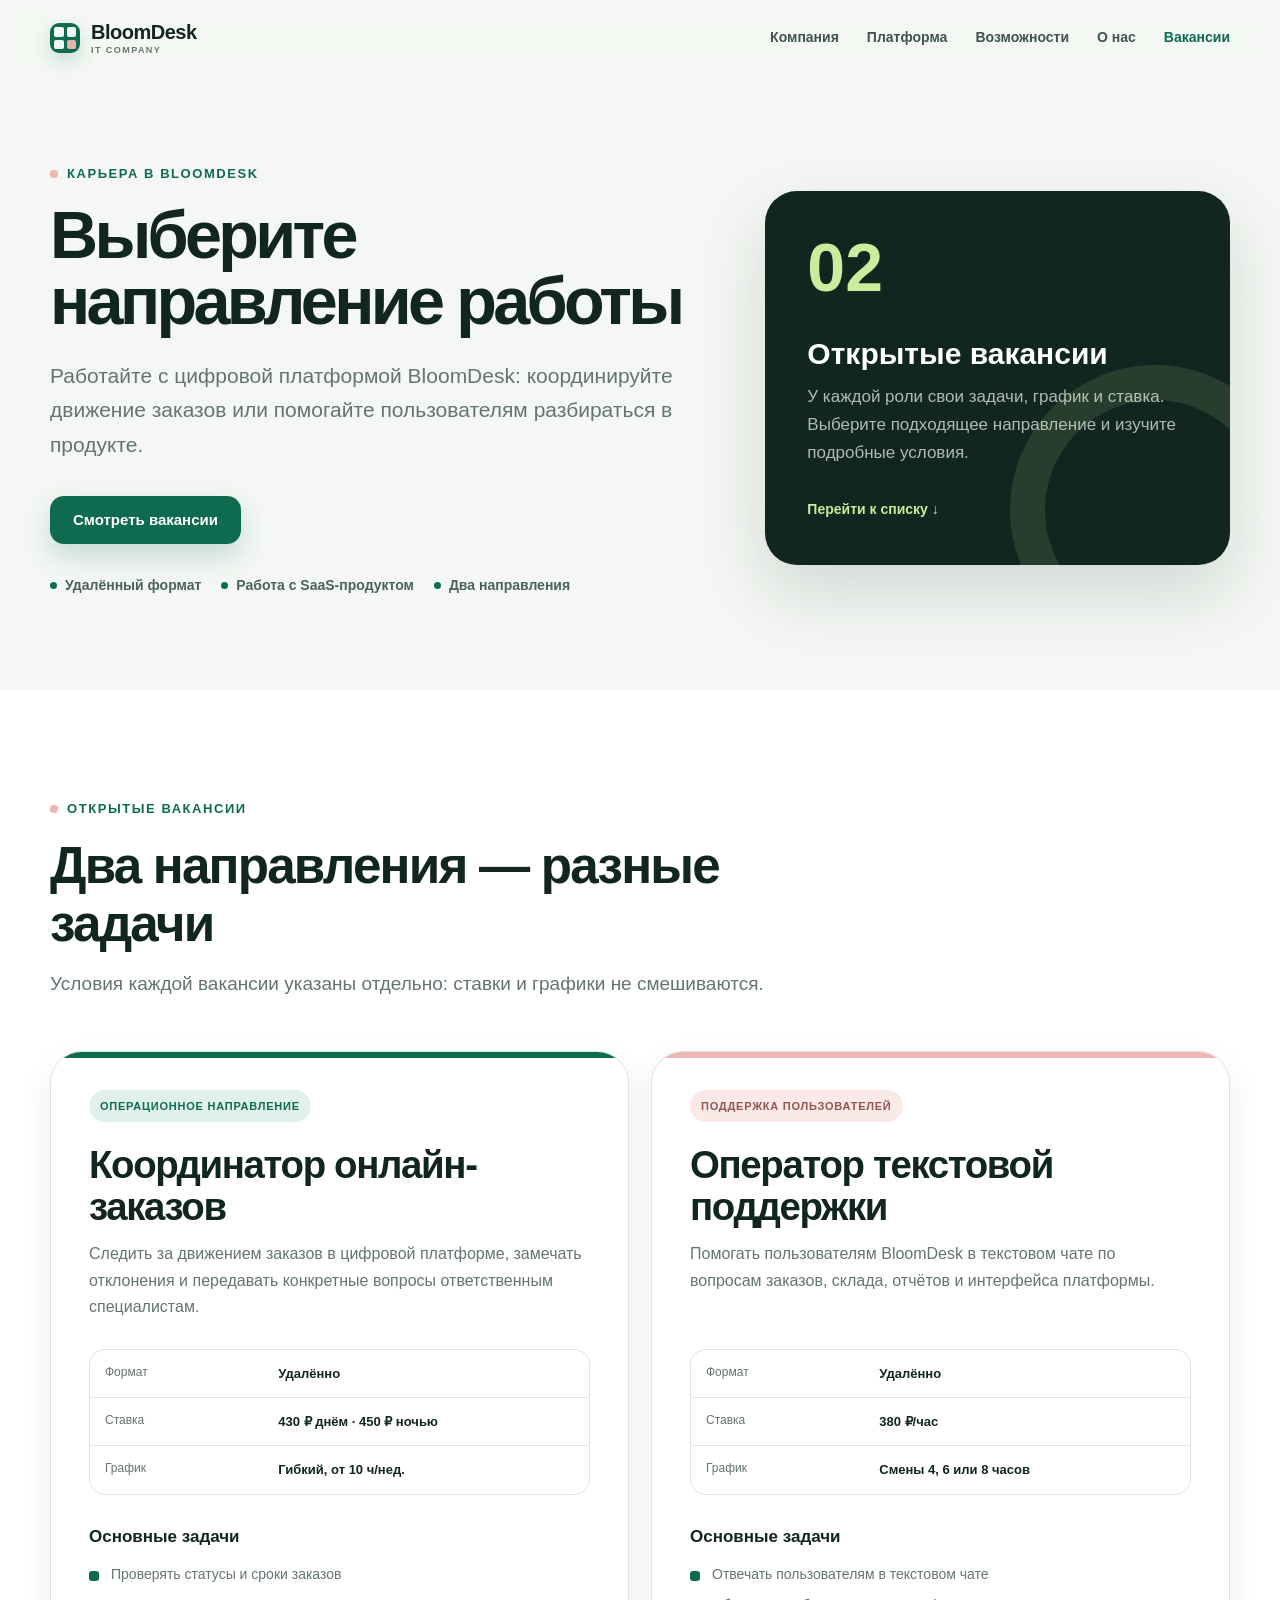
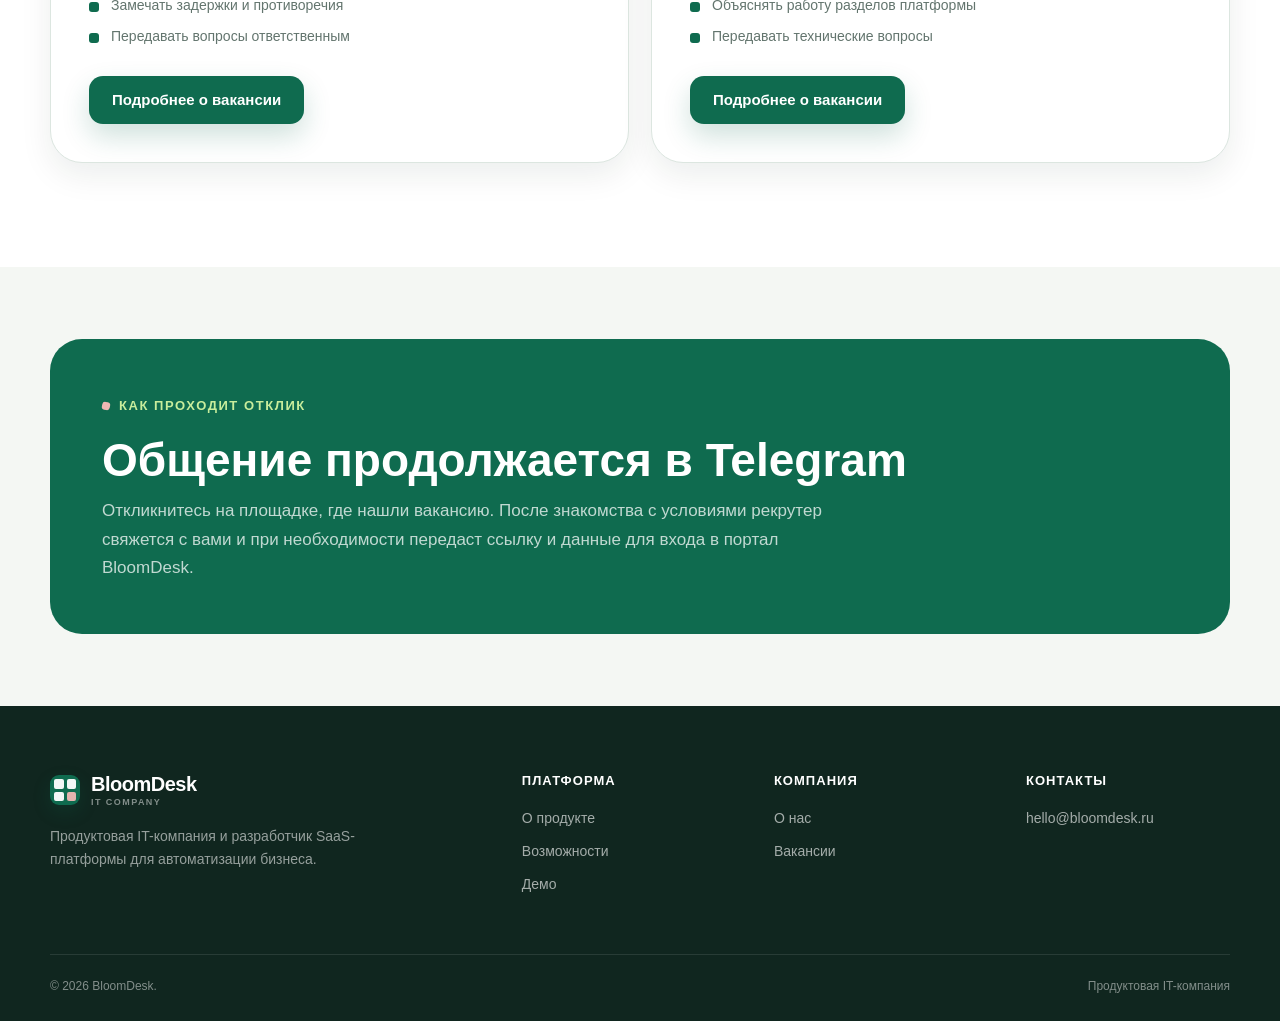
<file: careers.html>
<!DOCTYPE html>
<html lang="ru">
<head>
  <meta charset="UTF-8">
  <meta name="viewport" content="width=device-width, initial-scale=1.0">
  <meta name="theme-color" content="#0f6b4f">
  <meta name="description" content="Вакансии BloomDesk: координатор онлайн-заказов и оператор текстовой поддержки. Удалённая работа с SaaS-платформой.">
  <meta property="og:title" content="Вакансии BloomDesk — работа с цифровой платформой">
  <meta property="og:description" content="Выберите направление: координация онлайн-заказов или текстовая поддержка пользователей BloomDesk.">
  <meta property="og:type" content="website">
  <meta property="og:site_name" content="BloomDesk">
  <meta property="og:url" content="https://bloomdesk.ru/careers.html">
  <meta property="og:image" content="https://bloomdesk.ru/og-image.png">
  <meta name="twitter:card" content="summary_large_image">
  <link rel="canonical" href="https://bloomdesk.ru/careers.html">
  <link rel="icon" type="image/png" href="favicon.png?v=20260930">
  <link rel="stylesheet" href="styles.css?v=20260930">
  <script src="script.js?v=20260930" defer></script>
  <title>Вакансии BloomDesk — удалённая работа в продуктовой IT-компании</title>
</head>
<body>
  <a class="skip-link" href="#main">Перейти к содержанию</a>

  <header class="site-header" data-header>
    <div class="container header-inner">
      <a class="brand" href="index.html" aria-label="BloomDesk — главная">
        <span class="brand-mark" aria-hidden="true"><i></i><i></i><i></i><i></i></span>
        <span class="brand-copy">BloomDesk<small>IT company</small></span>
      </a>
      <nav class="desktop-nav" aria-label="Основная навигация">
        <a href="index.html#company">Компания</a>
        <a href="index.html#platform">Платформа</a>
        <a href="index.html#capabilities">Возможности</a>
        <a href="about.html">О нас</a>
        <a href="careers.html" aria-current="page">Вакансии</a>
      </nav>
      <button class="menu-button" type="button" aria-label="Открыть меню" aria-expanded="false" aria-controls="mobile-nav" data-menu-button>
        <span class="menu-lines" aria-hidden="true"><span></span><span></span><span></span></span>
      </button>
    </div>
  </header>

  <nav class="mobile-nav" id="mobile-nav" aria-label="Мобильная навигация" data-mobile-nav hidden>
    <a href="index.html#company">Компания</a>
    <a href="index.html#platform">Платформа</a>
    <a href="index.html#capabilities">Возможности</a>
    <a href="about.html">О нас</a>
    <a href="careers.html" aria-current="page">Вакансии</a>
  </nav>

  <main id="main">
    <section class="page-hero careers-hero">
      <div class="container page-hero-grid">
        <div class="page-hero-copy reveal">
          <div class="eyebrow">Карьера в BloomDesk</div>
          <h1>Выберите направление работы</h1>
          <p>Работайте с цифровой платформой BloomDesk: координируйте движение заказов или помогайте пользователям разбираться в продукте.</p>
          <div class="hero-actions">
            <a class="button button--primary" href="#open-roles">Смотреть вакансии</a>
          </div>
          <div class="hero-points">
            <span>Удалённый формат</span>
            <span>Работа с SaaS-продуктом</span>
            <span>Два направления</span>
          </div>
        </div>
        <aside class="career-choice-panel reveal reveal--delay" aria-label="Открытые направления">
          <span class="career-choice-number">02</span>
          <h2>Открытые вакансии</h2>
          <p>У каждой роли свои задачи, график и ставка. Выберите подходящее направление и изучите подробные условия.</p>
          <a href="#open-roles">Перейти к списку <span aria-hidden="true">↓</span></a>
        </aside>
      </div>
    </section>

    <section class="section section--surface" id="open-roles">
      <div class="container">
        <div class="section-heading">
          <div class="eyebrow">Открытые вакансии</div>
          <h2>Два направления — разные задачи</h2>
          <p>Условия каждой вакансии указаны отдельно: ставки и графики не смешиваются.</p>
        </div>
        <div class="vacancy-grid vacancy-grid--expanded">
          <article class="vacancy-card vacancy-card--orders">
            <div class="vacancy-card-top">
              <span class="vacancy-label">Операционное направление</span>
              <h3>Координатор онлайн-заказов</h3>
              <p>Следить за движением заказов в цифровой платформе, замечать отклонения и передавать конкретные вопросы ответственным специалистам.</p>
            </div>
            <dl class="vacancy-facts">
              <div><dt>Формат</dt><dd>Удалённо</dd></div>
              <div><dt>Ставка</dt><dd>430 ₽ днём · 450 ₽ ночью</dd></div>
              <div><dt>График</dt><dd>Гибкий, от 10 ч/нед.</dd></div>
            </dl>
            <div class="vacancy-tasks">
              <strong>Основные задачи</strong>
              <ul>
                <li>Проверять статусы и сроки заказов</li>
                <li>Замечать задержки и противоречия</li>
                <li>Передавать вопросы ответственным</li>
              </ul>
            </div>
            <a class="button button--primary" href="vacancy-orders.html">Подробнее о вакансии</a>
          </article>

          <article class="vacancy-card vacancy-card--support">
            <div class="vacancy-card-top">
              <span class="vacancy-label">Поддержка пользователей</span>
              <h3>Оператор текстовой поддержки</h3>
              <p>Помогать пользователям BloomDesk в текстовом чате по вопросам заказов, склада, отчётов и интерфейса платформы.</p>
            </div>
            <dl class="vacancy-facts">
              <div><dt>Формат</dt><dd>Удалённо</dd></div>
              <div><dt>Ставка</dt><dd>380 ₽/час</dd></div>
              <div><dt>График</dt><dd>Смены 4, 6 или 8 часов</dd></div>
            </dl>
            <div class="vacancy-tasks">
              <strong>Основные задачи</strong>
              <ul>
                <li>Отвечать пользователям в текстовом чате</li>
                <li>Объяснять работу разделов платформы</li>
                <li>Передавать технические вопросы</li>
              </ul>
            </div>
            <a class="button button--primary" href="vacancy-support.html">Подробнее о вакансии</a>
          </article>
        </div>
      </div>
    </section>

    <section class="section section--tight">
      <div class="container">
        <div class="career-notice career-notice--single">
          <div>
            <div class="eyebrow">Как проходит отклик</div>
            <h2>Общение продолжается в Telegram</h2>
            <p>Откликнитесь на площадке, где нашли вакансию. После знакомства с условиями рекрутер свяжется с вами и при необходимости передаст ссылку и данные для входа в портал BloomDesk.</p>
          </div>
        </div>
      </div>
    </section>
  </main>

  <footer class="site-footer" id="footer">
    <div class="container">
      <div class="footer-grid">
        <div class="footer-brand">
          <a class="brand" href="index.html" aria-label="BloomDesk — главная">
            <span class="brand-mark" aria-hidden="true"><i></i><i></i><i></i><i></i></span>
            <span class="brand-copy">BloomDesk<small>IT company</small></span>
          </a>
          <p>Продуктовая IT-компания и разработчик SaaS-платформы для автоматизации бизнеса.</p>
        </div>
        <div class="footer-column"><h2>Платформа</h2><a href="index.html#platform">О продукте</a><a href="index.html#capabilities">Возможности</a><a href="index.html#demo">Демо</a></div>
        <div class="footer-column"><h2>Компания</h2><a href="about.html">О нас</a><a href="careers.html">Вакансии</a></div>
        <div class="footer-column"><h2>Контакты</h2><a href="mailto:hello@bloomdesk.ru">hello@bloomdesk.ru</a></div>
      </div>
      <div class="footer-bottom"><span>© <span data-year>2026</span> BloomDesk.</span><span>Продуктовая IT-компания</span></div>
    </div>
  </footer>
</body>
</html>
</file>
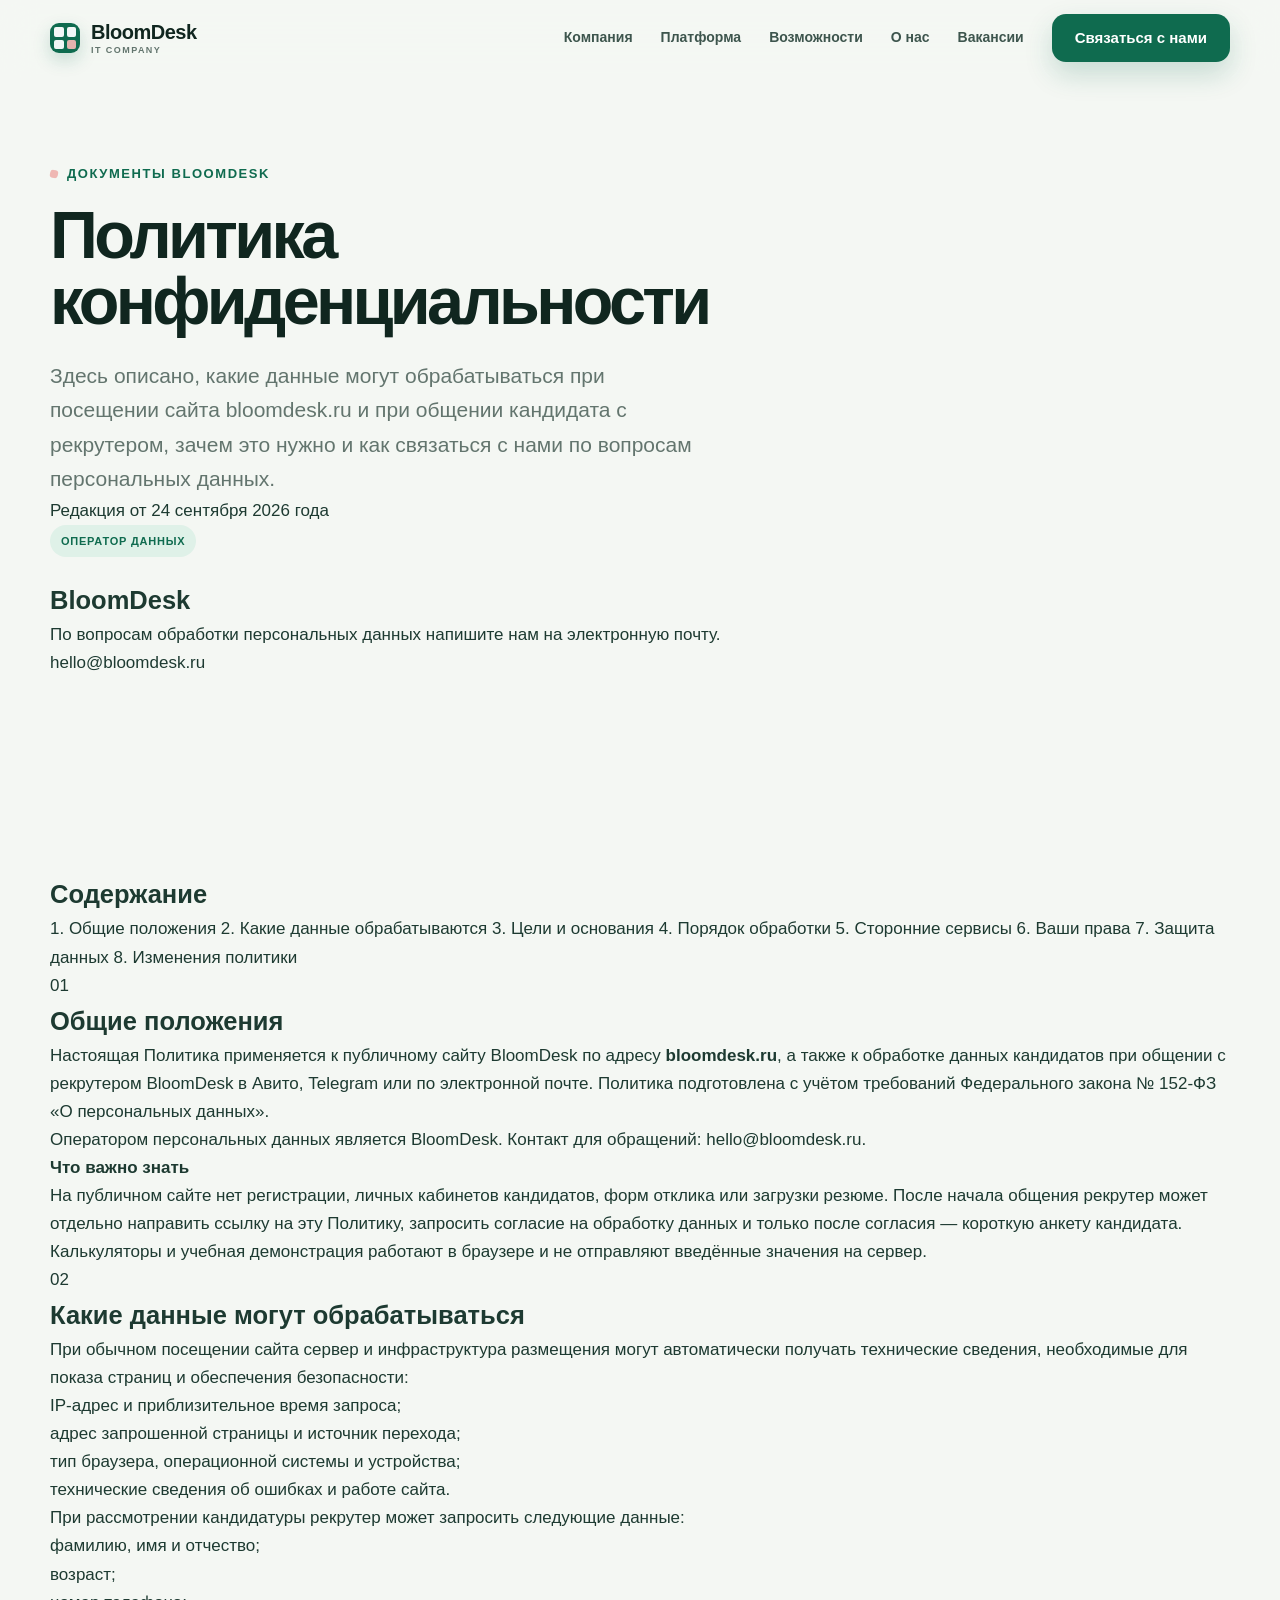
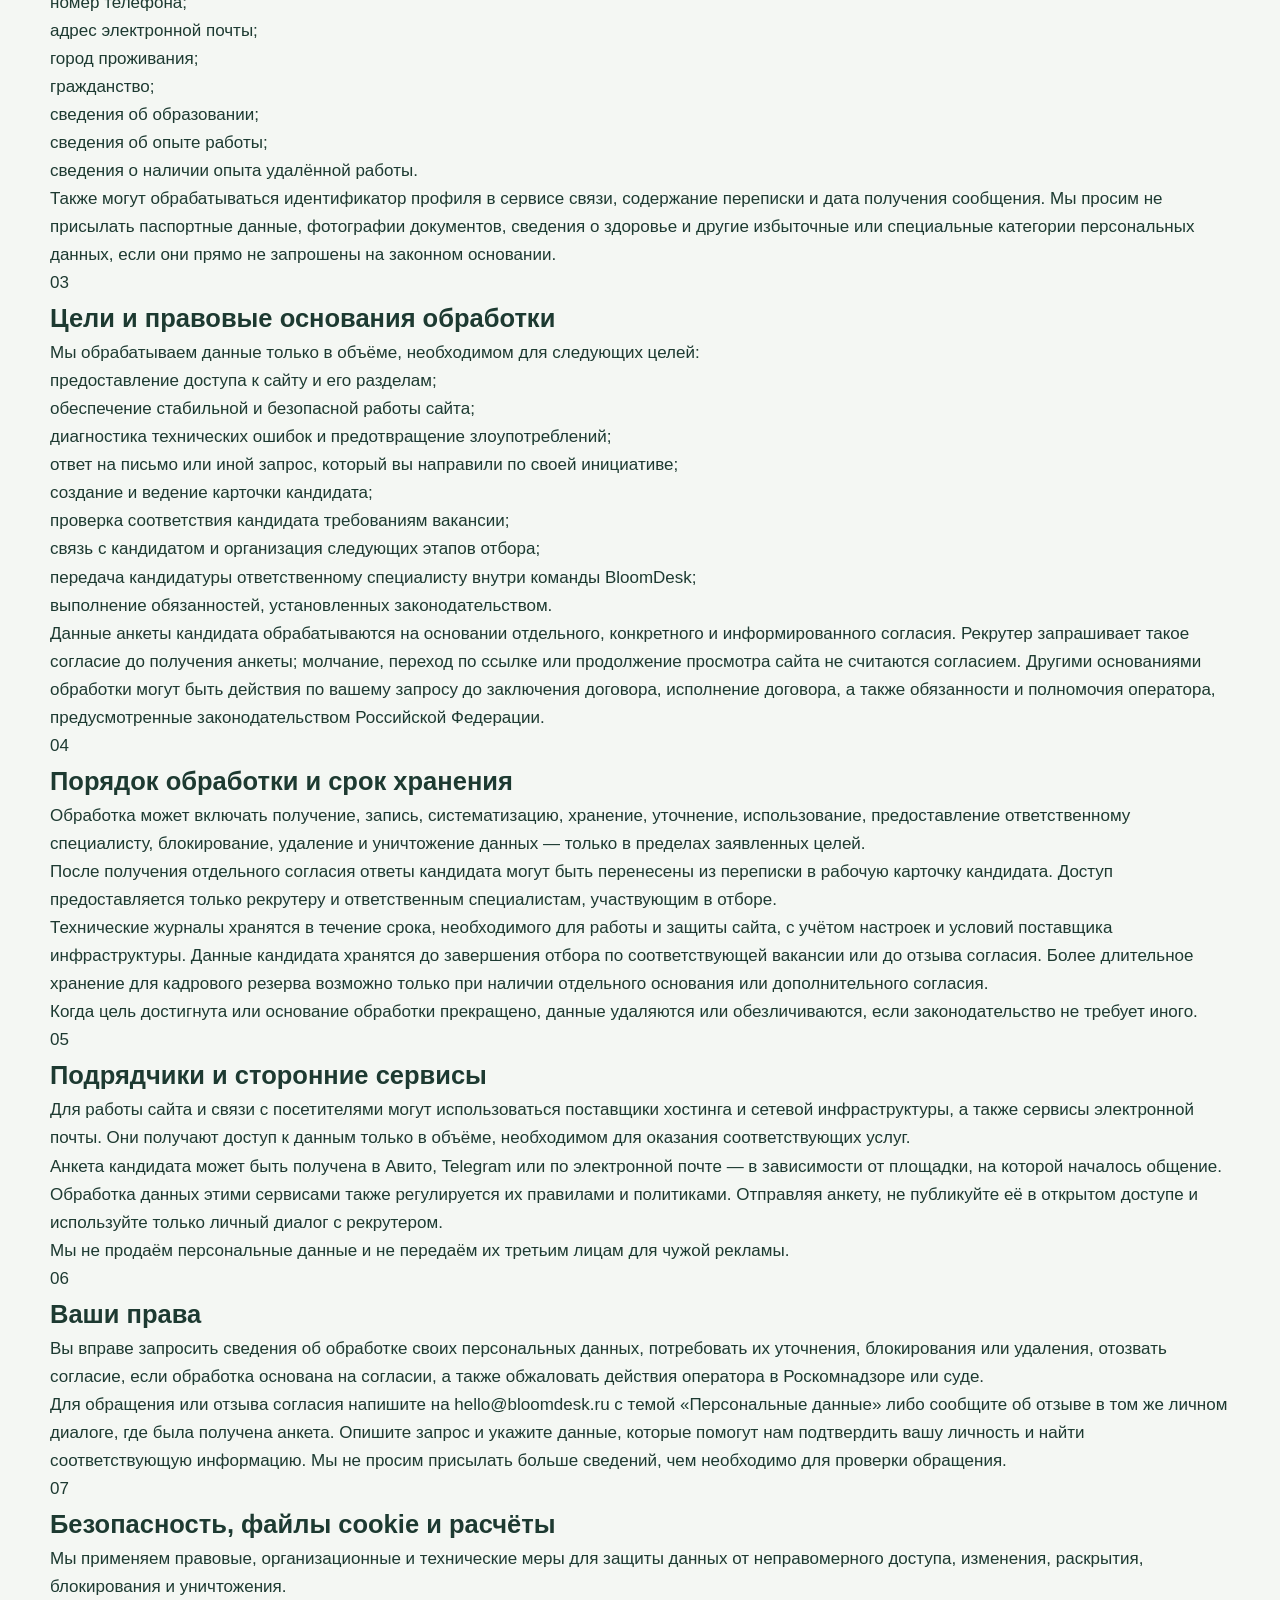
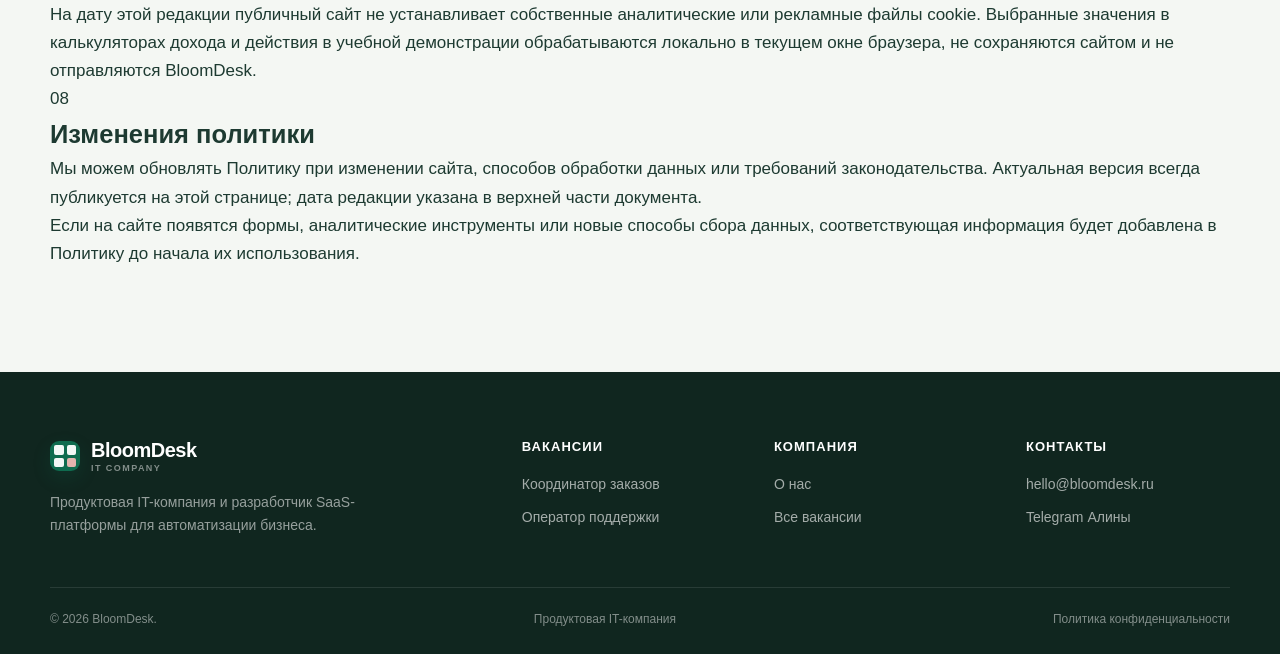
<file: privacy.html>
<!DOCTYPE html>
<html lang="ru">
<head>
  <meta charset="UTF-8">
  <meta name="viewport" content="width=device-width, initial-scale=1.0">
  <meta name="theme-color" content="#0f6b4f">
  <meta name="description" content="Политика конфиденциальности и обработки персональных данных публичного сайта BloomDesk.">
  <meta property="og:title" content="Политика конфиденциальности BloomDesk">
  <meta property="og:description" content="Как BloomDesk обрабатывает данные посетителей сайта и кандидатов на вакансии.">
  <meta property="og:type" content="website">
  <meta property="og:site_name" content="BloomDesk">
  <meta property="og:url" content="https://bloomdesk.ru/privacy.html">
  <meta property="og:image" content="https://bloomdesk.ru/og-image.png">
  <meta name="twitter:card" content="summary_large_image">
  <link rel="canonical" href="https://bloomdesk.ru/privacy.html">
  <link rel="icon" type="image/png" href="favicon.png?v=20260924b">
  <link rel="stylesheet" href="styles.css?v=20260924b">
  <script src="script.js?v=20260924b" defer></script>
  <title>Политика конфиденциальности BloomDesk</title>
</head>
<body>
  <a class="skip-link" href="#main">Перейти к содержанию</a>

  <header class="site-header" data-header>
    <div class="container header-inner">
      <a class="brand" href="index.html" aria-label="BloomDesk — главная">
        <span class="brand-mark" aria-hidden="true"><i></i><i></i><i></i><i></i></span>
        <span class="brand-copy">BloomDesk<small>IT company</small></span>
      </a>
      <nav class="desktop-nav" aria-label="Основная навигация">
        <a href="index.html#company">Компания</a>
        <a href="index.html#platform">Платформа</a>
        <a href="index.html#capabilities">Возможности</a>
        <a href="about.html">О нас</a>
        <a href="careers.html">Вакансии</a>
        <a class="button button--primary" href="mailto:hello@bloomdesk.ru?subject=Вопрос%20по%20политике%20конфиденциальности">Связаться с нами</a>
      </nav>
      <button class="menu-button" type="button" aria-label="Открыть меню" aria-expanded="false" aria-controls="mobile-nav" data-menu-button>
        <span class="menu-lines" aria-hidden="true"><span></span><span></span><span></span></span>
      </button>
    </div>
  </header>

  <nav class="mobile-nav" id="mobile-nav" aria-label="Мобильная навигация" data-mobile-nav hidden>
    <a href="index.html#company">Компания</a>
    <a href="index.html#platform">Платформа</a>
    <a href="index.html#capabilities">Возможности</a>
    <a href="about.html">О нас</a>
    <a href="careers.html">Вакансии</a>
    <a class="button button--primary" href="mailto:hello@bloomdesk.ru?subject=Вопрос%20по%20политике%20конфиденциальности">Связаться с нами</a>
  </nav>

  <main id="main">
    <section class="page-hero legal-hero">
      <div class="container legal-hero-inner">
        <div class="page-hero-copy reveal">
          <div class="eyebrow">Документы BloomDesk</div>
          <h1>Политика конфиденциальности</h1>
          <p>Здесь описано, какие данные могут обрабатываться при посещении сайта bloomdesk.ru и при общении кандидата с рекрутером, зачем это нужно и как связаться с нами по вопросам персональных данных.</p>
          <div class="legal-edition">Редакция от 24 сентября 2026 года</div>
        </div>
        <aside class="legal-contact-card reveal reveal--delay" aria-label="Контакт оператора персональных данных">
          <span class="vacancy-label">Оператор данных</span>
          <h2>BloomDesk</h2>
          <p>По вопросам обработки персональных данных напишите нам на электронную почту.</p>
          <a href="mailto:hello@bloomdesk.ru?subject=Персональные%20данные">hello@bloomdesk.ru</a>
        </aside>
      </div>
    </section>

    <section class="section legal-content-section">
      <div class="container legal-layout">
        <nav class="legal-nav" aria-label="Содержание политики">
          <h2>Содержание</h2>
          <a href="#scope">1. Общие положения</a>
          <a href="#candidate-data">2. Какие данные обрабатываются</a>
          <a href="#purposes">3. Цели и основания</a>
          <a href="#processing">4. Порядок обработки</a>
          <a href="#third-parties">5. Сторонние сервисы</a>
          <a href="#rights">6. Ваши права</a>
          <a href="#security">7. Защита данных</a>
          <a href="#changes">8. Изменения политики</a>
        </nav>

        <div class="legal-document">
          <article class="legal-section" id="scope">
            <span class="legal-number">01</span>
            <h2>Общие положения</h2>
            <p>Настоящая Политика применяется к публичному сайту BloomDesk по адресу <strong>bloomdesk.ru</strong>, а также к обработке данных кандидатов при общении с рекрутером BloomDesk в Авито, Telegram или по электронной почте. Политика подготовлена с учётом требований Федерального закона № 152-ФЗ «О персональных данных».</p>
            <p>Оператором персональных данных является BloomDesk. Контакт для обращений: <a href="mailto:hello@bloomdesk.ru?subject=Персональные%20данные">hello@bloomdesk.ru</a>.</p>
            <div class="legal-highlight">
              <strong>Что важно знать</strong>
              <p>На публичном сайте нет регистрации, личных кабинетов кандидатов, форм отклика или загрузки резюме. После начала общения рекрутер может отдельно направить ссылку на эту Политику, запросить согласие на обработку данных и только после согласия — короткую анкету кандидата. Калькуляторы и учебная демонстрация работают в браузере и не отправляют введённые значения на сервер.</p>
            </div>
          </article>

          <article class="legal-section" id="candidate-data">
            <span class="legal-number">02</span>
            <h2>Какие данные могут обрабатываться</h2>
            <p>При обычном посещении сайта сервер и инфраструктура размещения могут автоматически получать технические сведения, необходимые для показа страниц и обеспечения безопасности:</p>
            <ul class="legal-list">
              <li>IP-адрес и приблизительное время запроса;</li>
              <li>адрес запрошенной страницы и источник перехода;</li>
              <li>тип браузера, операционной системы и устройства;</li>
              <li>технические сведения об ошибках и работе сайта.</li>
            </ul>
            <p>При рассмотрении кандидатуры рекрутер может запросить следующие данные:</p>
            <ul class="legal-list">
              <li>фамилию, имя и отчество;</li>
              <li>возраст;</li>
              <li>номер телефона;</li>
              <li>адрес электронной почты;</li>
              <li>город проживания;</li>
              <li>гражданство;</li>
              <li>сведения об образовании;</li>
              <li>сведения об опыте работы;</li>
              <li>сведения о наличии опыта удалённой работы.</li>
            </ul>
            <p>Также могут обрабатываться идентификатор профиля в сервисе связи, содержание переписки и дата получения сообщения. Мы просим не присылать паспортные данные, фотографии документов, сведения о здоровье и другие избыточные или специальные категории персональных данных, если они прямо не запрошены на законном основании.</p>
          </article>

          <article class="legal-section" id="purposes">
            <span class="legal-number">03</span>
            <h2>Цели и правовые основания обработки</h2>
            <p>Мы обрабатываем данные только в объёме, необходимом для следующих целей:</p>
            <ul class="legal-list">
              <li>предоставление доступа к сайту и его разделам;</li>
              <li>обеспечение стабильной и безопасной работы сайта;</li>
              <li>диагностика технических ошибок и предотвращение злоупотреблений;</li>
              <li>ответ на письмо или иной запрос, который вы направили по своей инициативе;</li>
              <li>создание и ведение карточки кандидата;</li>
              <li>проверка соответствия кандидата требованиям вакансии;</li>
              <li>связь с кандидатом и организация следующих этапов отбора;</li>
              <li>передача кандидатуры ответственному специалисту внутри команды BloomDesk;</li>
              <li>выполнение обязанностей, установленных законодательством.</li>
            </ul>
            <p>Данные анкеты кандидата обрабатываются на основании отдельного, конкретного и информированного согласия. Рекрутер запрашивает такое согласие до получения анкеты; молчание, переход по ссылке или продолжение просмотра сайта не считаются согласием. Другими основаниями обработки могут быть действия по вашему запросу до заключения договора, исполнение договора, а также обязанности и полномочия оператора, предусмотренные законодательством Российской Федерации.</p>
          </article>

          <article class="legal-section" id="processing">
            <span class="legal-number">04</span>
            <h2>Порядок обработки и срок хранения</h2>
            <p>Обработка может включать получение, запись, систематизацию, хранение, уточнение, использование, предоставление ответственному специалисту, блокирование, удаление и уничтожение данных — только в пределах заявленных целей.</p>
            <p>После получения отдельного согласия ответы кандидата могут быть перенесены из переписки в рабочую карточку кандидата. Доступ предоставляется только рекрутеру и ответственным специалистам, участвующим в отборе.</p>
            <p>Технические журналы хранятся в течение срока, необходимого для работы и защиты сайта, с учётом настроек и условий поставщика инфраструктуры. Данные кандидата хранятся до завершения отбора по соответствующей вакансии или до отзыва согласия. Более длительное хранение для кадрового резерва возможно только при наличии отдельного основания или дополнительного согласия.</p>
            <p>Когда цель достигнута или основание обработки прекращено, данные удаляются или обезличиваются, если законодательство не требует иного.</p>
          </article>

          <article class="legal-section" id="third-parties">
            <span class="legal-number">05</span>
            <h2>Подрядчики и сторонние сервисы</h2>
            <p>Для работы сайта и связи с посетителями могут использоваться поставщики хостинга и сетевой инфраструктуры, а также сервисы электронной почты. Они получают доступ к данным только в объёме, необходимом для оказания соответствующих услуг.</p>
            <p>Анкета кандидата может быть получена в Авито, Telegram или по электронной почте — в зависимости от площадки, на которой началось общение. Обработка данных этими сервисами также регулируется их правилами и политиками. Отправляя анкету, не публикуйте её в открытом доступе и используйте только личный диалог с рекрутером.</p>
            <p>Мы не продаём персональные данные и не передаём их третьим лицам для чужой рекламы.</p>
          </article>

          <article class="legal-section" id="rights">
            <span class="legal-number">06</span>
            <h2>Ваши права</h2>
            <p>Вы вправе запросить сведения об обработке своих персональных данных, потребовать их уточнения, блокирования или удаления, отозвать согласие, если обработка основана на согласии, а также обжаловать действия оператора в Роскомнадзоре или суде.</p>
            <p>Для обращения или отзыва согласия напишите на <a href="mailto:hello@bloomdesk.ru?subject=Персональные%20данные">hello@bloomdesk.ru</a> с темой «Персональные данные» либо сообщите об отзыве в том же личном диалоге, где была получена анкета. Опишите запрос и укажите данные, которые помогут нам подтвердить вашу личность и найти соответствующую информацию. Мы не просим присылать больше сведений, чем необходимо для проверки обращения.</p>
          </article>

          <article class="legal-section" id="security">
            <span class="legal-number">07</span>
            <h2>Безопасность, файлы cookie и расчёты</h2>
            <p>Мы применяем правовые, организационные и технические меры для защиты данных от неправомерного доступа, изменения, раскрытия, блокирования и уничтожения.</p>
            <p>На дату этой редакции публичный сайт не устанавливает собственные аналитические или рекламные файлы cookie. Выбранные значения в калькуляторах дохода и действия в учебной демонстрации обрабатываются локально в текущем окне браузера, не сохраняются сайтом и не отправляются BloomDesk.</p>
          </article>

          <article class="legal-section" id="changes">
            <span class="legal-number">08</span>
            <h2>Изменения политики</h2>
            <p>Мы можем обновлять Политику при изменении сайта, способов обработки данных или требований законодательства. Актуальная версия всегда публикуется на этой странице; дата редакции указана в верхней части документа.</p>
            <p>Если на сайте появятся формы, аналитические инструменты или новые способы сбора данных, соответствующая информация будет добавлена в Политику до начала их использования.</p>
          </article>
        </div>
      </div>
    </section>
  </main>

  <footer class="site-footer" id="footer">
    <div class="container">
      <div class="footer-grid">
        <div class="footer-brand">
          <a class="brand" href="index.html" aria-label="BloomDesk — главная">
            <span class="brand-mark" aria-hidden="true"><i></i><i></i><i></i><i></i></span>
            <span class="brand-copy">BloomDesk<small>IT company</small></span>
          </a>
          <p>Продуктовая IT-компания и разработчик SaaS-платформы для автоматизации бизнеса.</p>
        </div>
        <div class="footer-column"><h2>Вакансии</h2><a href="vacancy-orders.html">Координатор заказов</a><a href="vacancy-support.html">Оператор поддержки</a></div>
        <div class="footer-column"><h2>Компания</h2><a href="about.html">О нас</a><a href="careers.html">Все вакансии</a></div>
        <div class="footer-column"><h2>Контакты</h2><a href="mailto:hello@bloomdesk.ru">hello@bloomdesk.ru</a><a href="https://t.me/wardorm" target="_blank" rel="noopener noreferrer">Telegram Алины</a></div>
      </div>
      <div class="footer-bottom"><span>© <span data-year>2026</span> BloomDesk.</span><span>Продуктовая IT-компания</span><a href="privacy.html" aria-current="page">Политика конфиденциальности</a></div>
    </div>
  </footer>
</body>
</html>
</file>
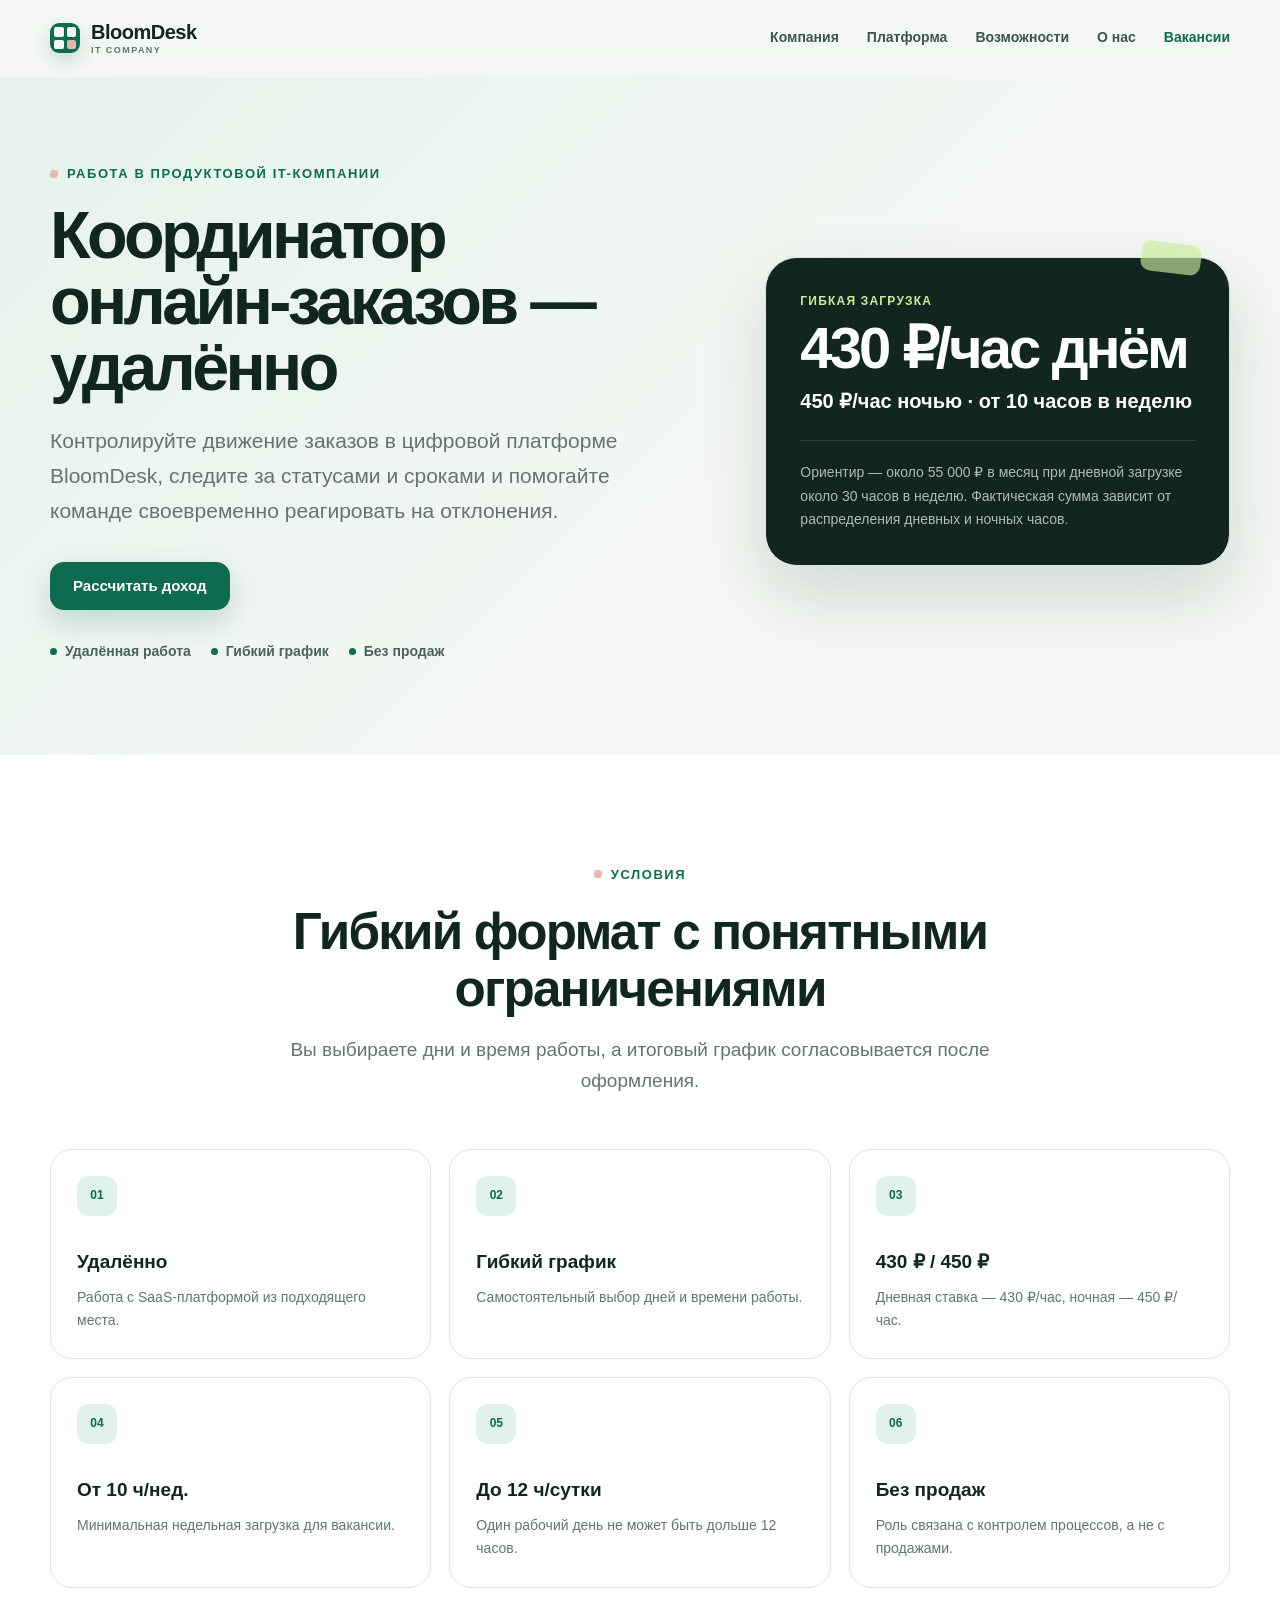
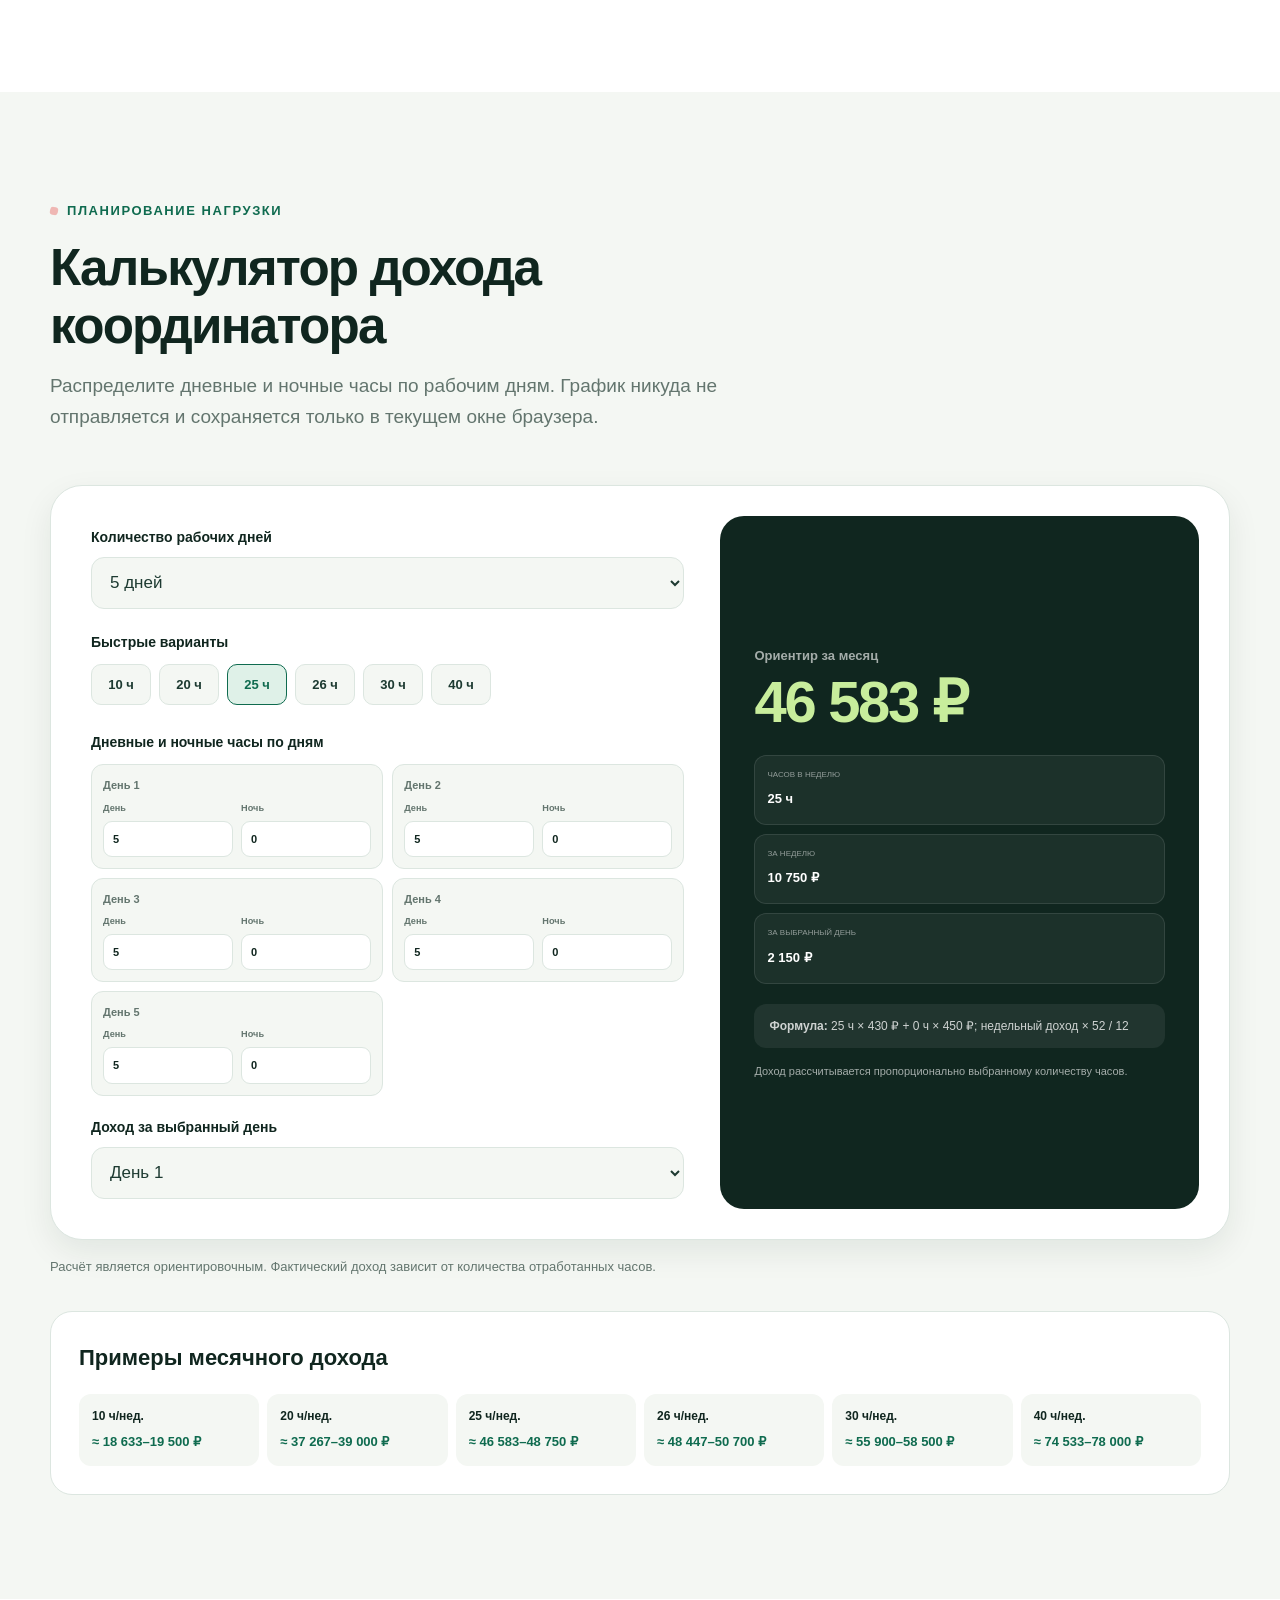
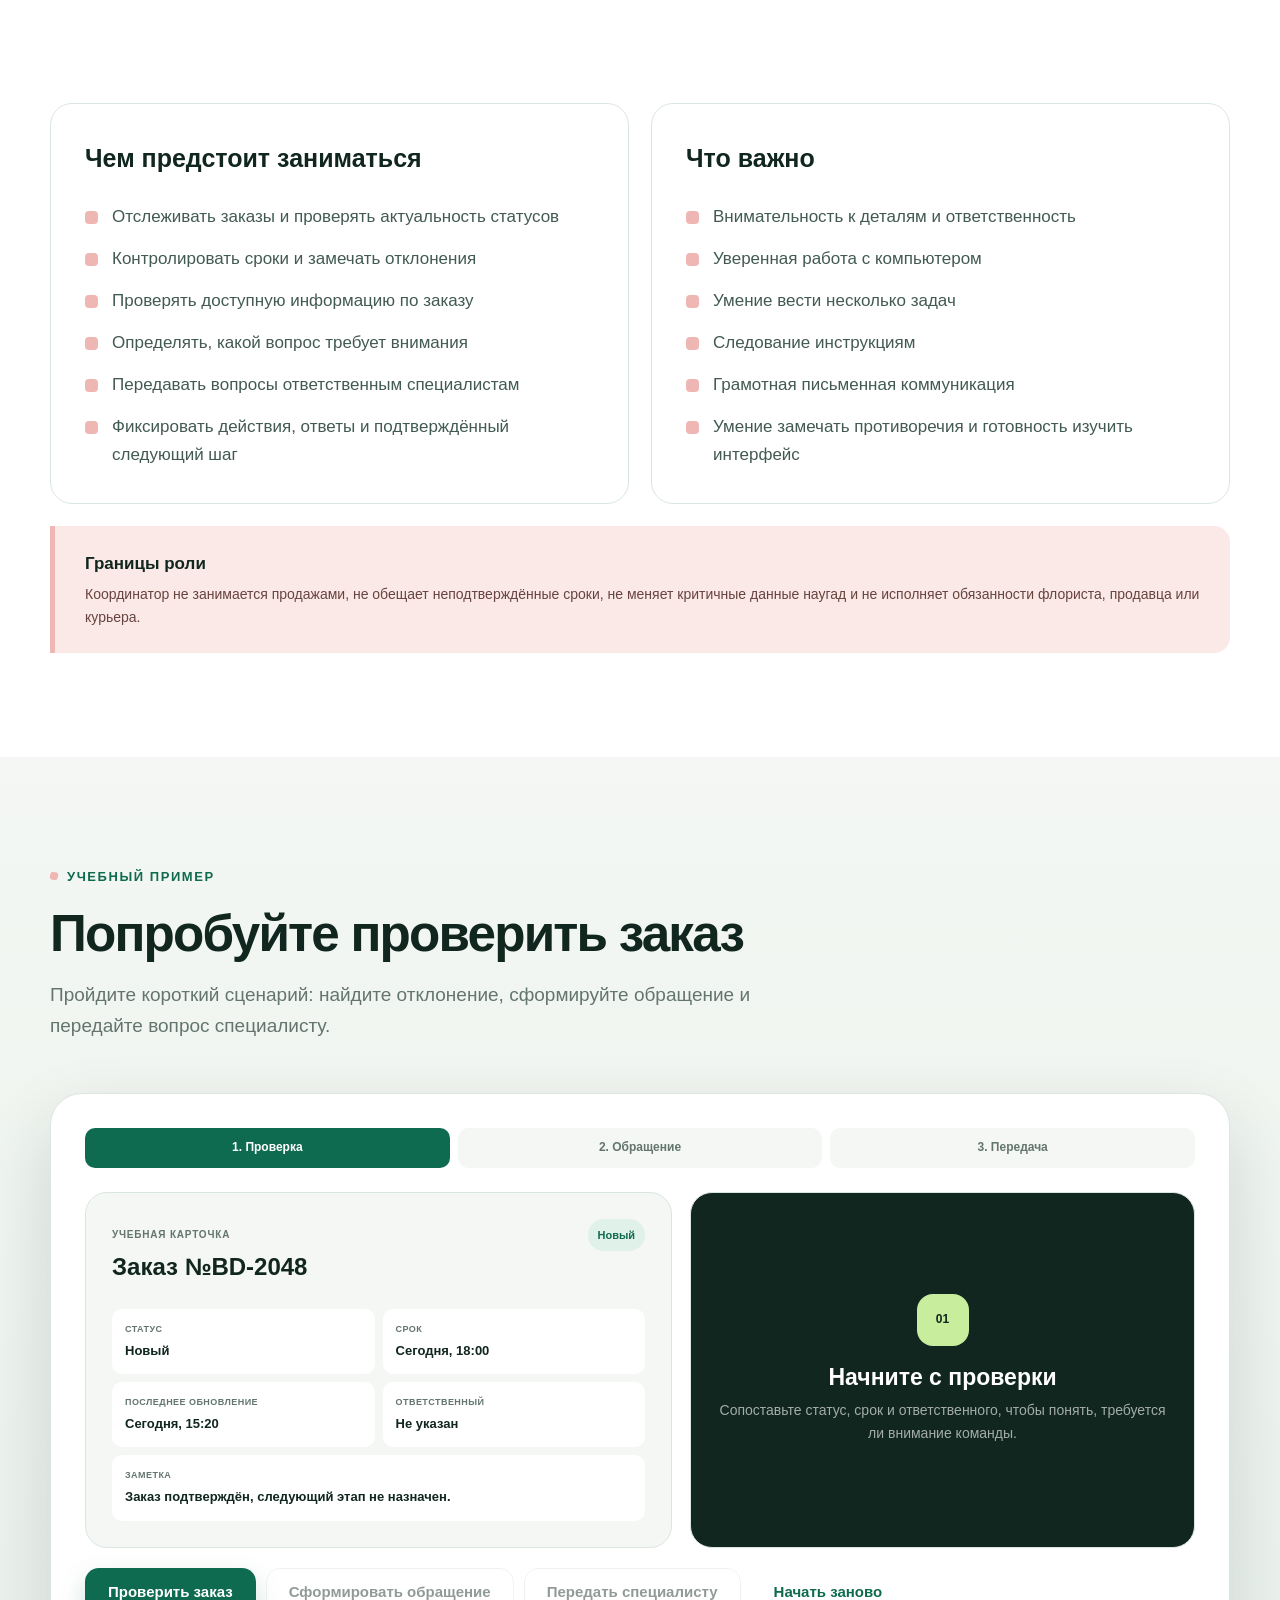
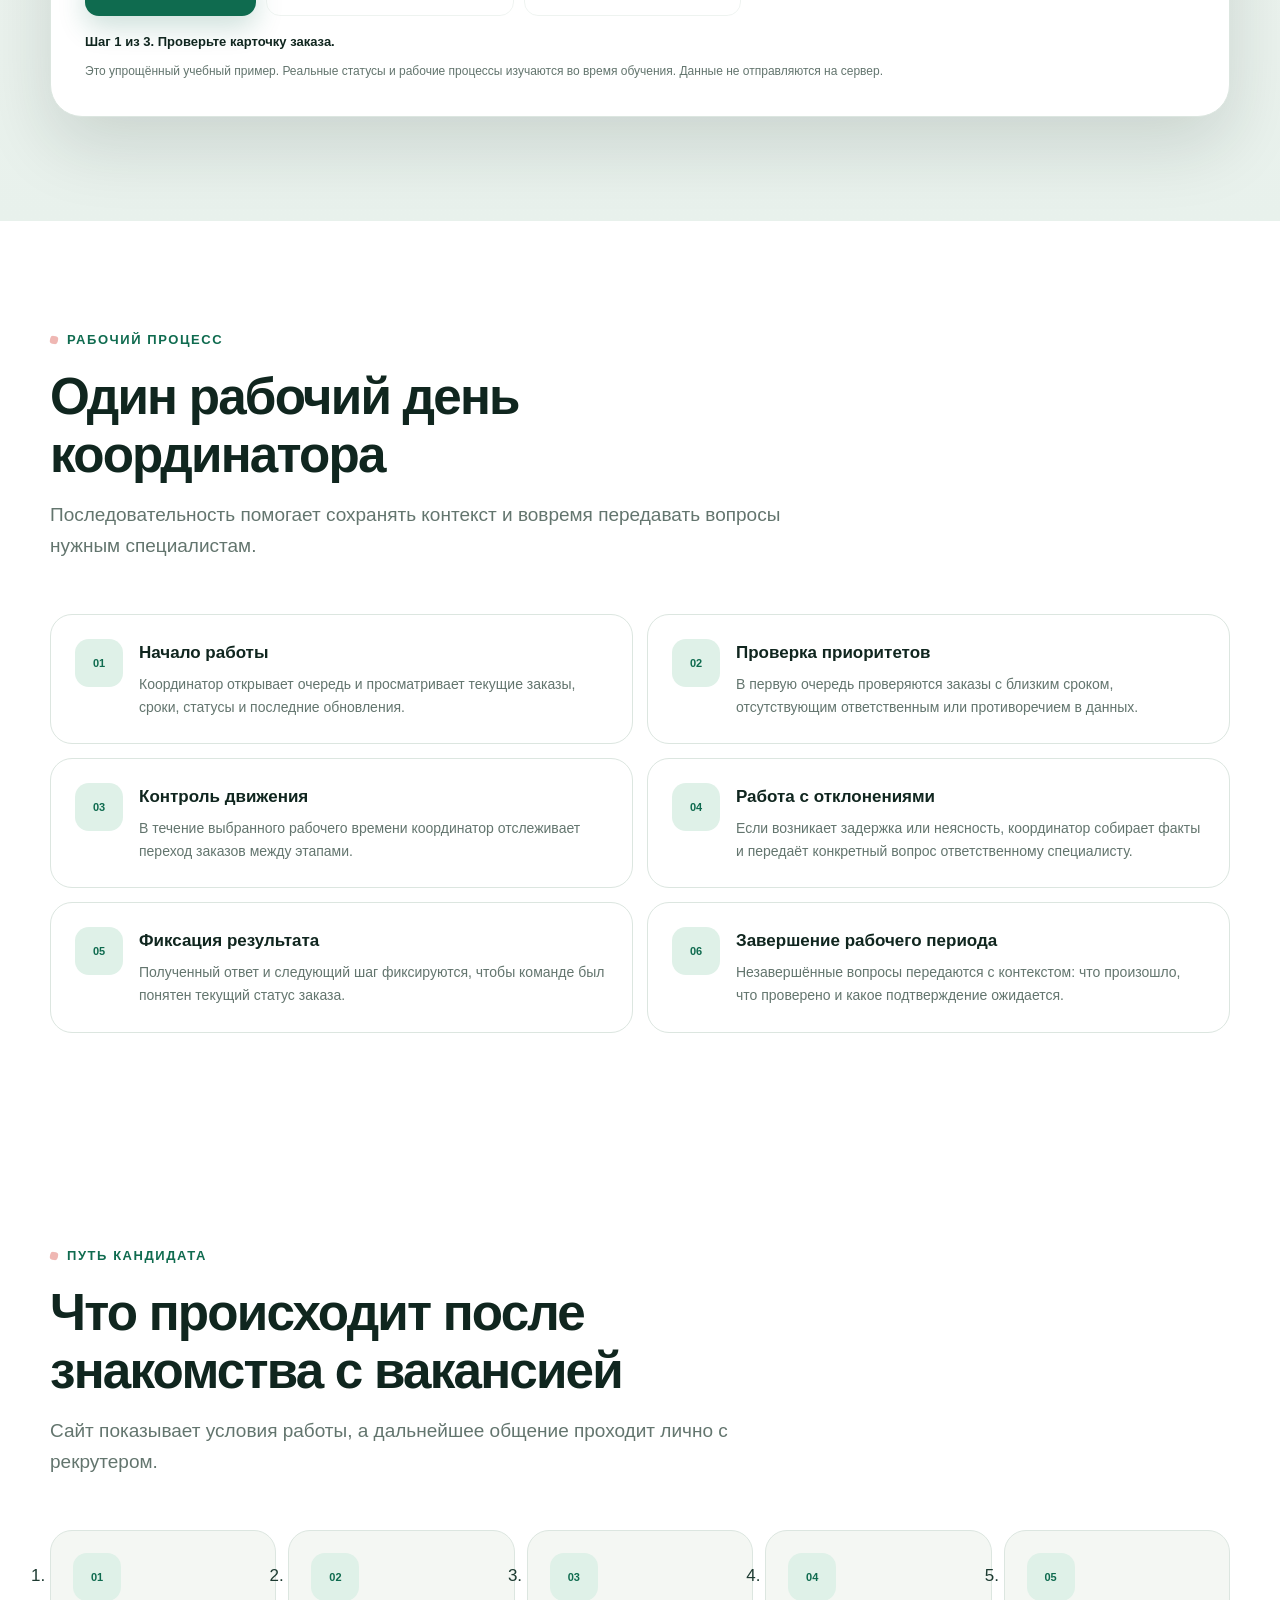
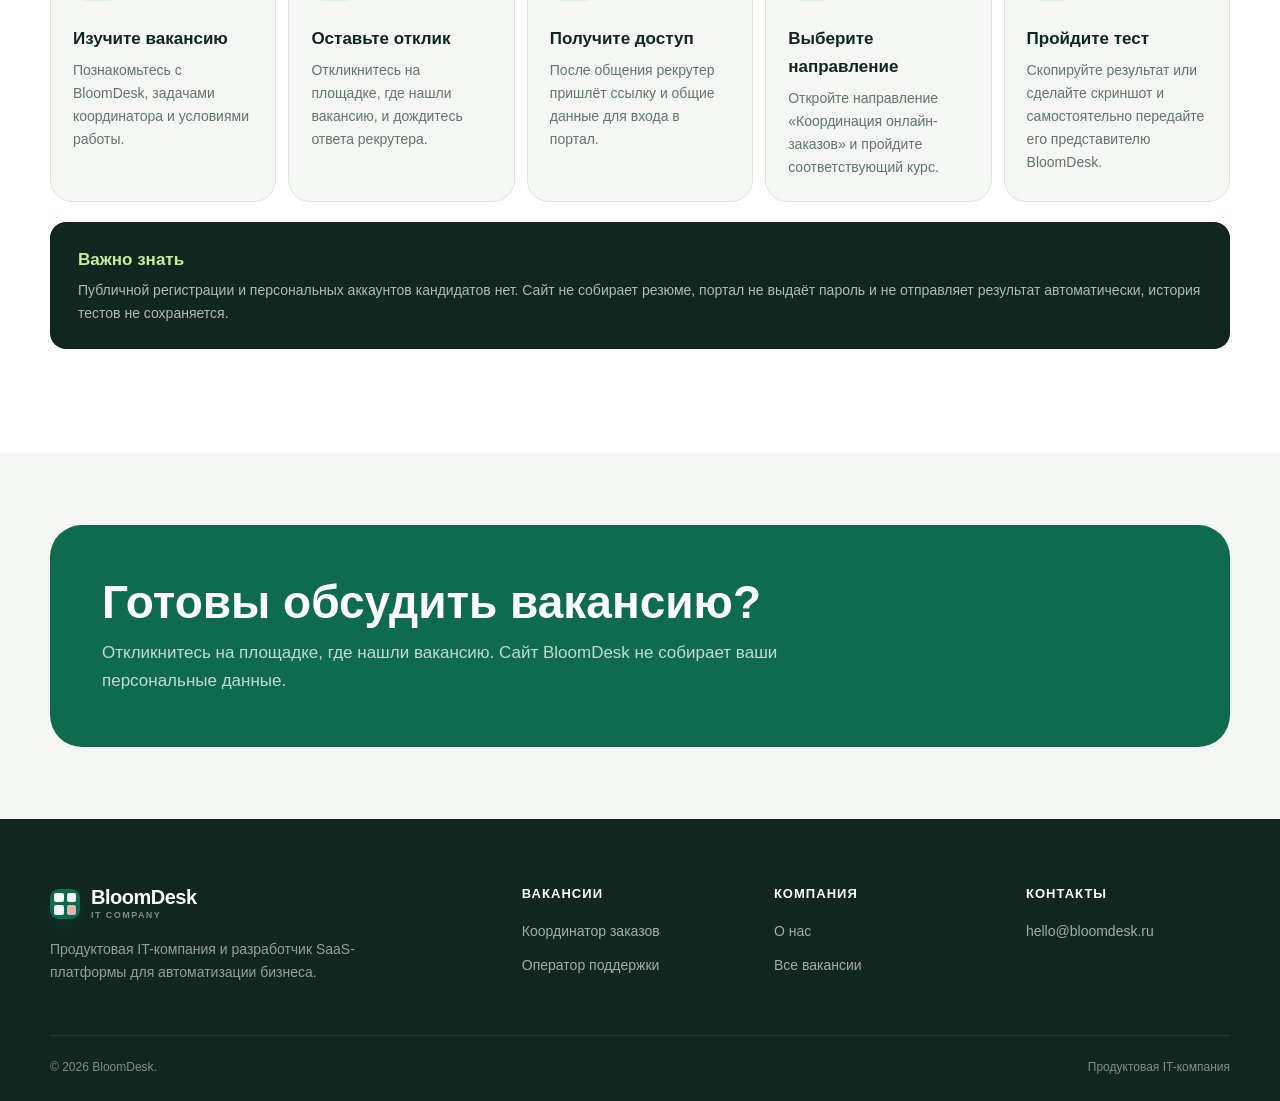
<file: vacancy-orders.html>
<!DOCTYPE html>
<html lang="ru">
<head>
  <meta charset="UTF-8">
  <meta name="viewport" content="width=device-width, initial-scale=1.0">
  <meta name="theme-color" content="#0f6b4f">
  <meta name="description" content="Координатор онлайн-заказов BloomDesk: удалённая работа с цифровой платформой, гибкий график от 10 часов в неделю, 430 ₽/час днём и 450 ₽/час ночью.">
  <meta property="og:title" content="Координатор онлайн-заказов BloomDesk — удалённо">
  <meta property="og:description" content="Контролируйте статусы и сроки заказов в SaaS-платформе BloomDesk. Гибкий график, 430 ₽/час днём и 450 ₽/час ночью.">
  <meta property="og:type" content="website">
  <meta property="og:site_name" content="BloomDesk">
  <meta property="og:url" content="https://bloomdesk.ru/vacancy-orders.html">
  <meta property="og:image" content="https://bloomdesk.ru/og-orders.png">
  <meta name="twitter:card" content="summary_large_image">
  <link rel="canonical" href="https://bloomdesk.ru/vacancy-orders.html">
  <link rel="icon" type="image/png" href="favicon.png?v=20260930">
  <link rel="stylesheet" href="styles.css?v=20260930">
  <script src="script.js?v=20260930" defer></script>
  <title>Координатор онлайн-заказов BloomDesk — удалённая работа</title>
</head>
<body>
  <a class="skip-link" href="#main">Перейти к содержанию</a>

  <header class="site-header" data-header>
    <div class="container header-inner">
      <a class="brand" href="index.html" aria-label="BloomDesk — главная">
        <span class="brand-mark" aria-hidden="true"><i></i><i></i><i></i><i></i></span>
        <span class="brand-copy">BloomDesk<small>IT company</small></span>
      </a>
      <nav class="desktop-nav" aria-label="Основная навигация">
        <a href="index.html#company">Компания</a>
        <a href="index.html#platform">Платформа</a>
        <a href="index.html#capabilities">Возможности</a>
        <a href="about.html">О нас</a>
        <a href="careers.html" aria-current="page">Вакансии</a>
      </nav>
      <button class="menu-button" type="button" aria-label="Открыть меню" aria-expanded="false" aria-controls="mobile-nav" data-menu-button>
        <span class="menu-lines" aria-hidden="true"><span></span><span></span><span></span></span>
      </button>
    </div>
  </header>

  <nav class="mobile-nav" id="mobile-nav" aria-label="Мобильная навигация" data-mobile-nav hidden>
    <a href="index.html#company">Компания</a>
    <a href="index.html#platform">Платформа</a>
    <a href="index.html#capabilities">Возможности</a>
    <a href="about.html">О нас</a>
    <a href="careers.html" aria-current="page">Вакансии</a>
  </nav>

  <main id="main">
    <section class="page-hero vacancy-hero vacancy-hero--orders">
      <div class="container page-hero-grid">
        <div class="page-hero-copy reveal">
          <div class="eyebrow">Работа в продуктовой IT-компании</div>
          <h1>Координатор онлайн-заказов — удалённо</h1>
          <p>Контролируйте движение заказов в цифровой платформе BloomDesk, следите за статусами и сроками и помогайте команде своевременно реагировать на отклонения.</p>
          <div class="hero-actions">
            <a class="button button--primary" href="#orders-calculator">Рассчитать доход</a>
          </div>
          <div class="hero-points">
            <span>Удалённая работа</span>
            <span>Гибкий график</span>
            <span>Без продаж</span>
          </div>
        </div>
        <aside class="salary-panel salary-panel--orders reveal reveal--delay" aria-label="Условия оплаты координатора">
          <div class="salary-kicker">Гибкая загрузка</div>
          <div class="salary-amount">430 ₽/час днём</div>
          <div class="salary-rate">450 ₽/час ночью · от 10 часов в неделю</div>
          <p class="salary-note">Ориентир — около 55 000 ₽ в месяц при дневной загрузке около 30 часов в неделю. Фактическая сумма зависит от распределения дневных и ночных часов.</p>
        </aside>
      </div>
    </section>

    <section class="section section--surface">
      <div class="container">
        <div class="section-heading section-heading--center">
          <div class="eyebrow">Условия</div>
          <h2>Гибкий формат с понятными ограничениями</h2>
          <p>Вы выбираете дни и время работы, а итоговый график согласовывается после оформления.</p>
        </div>
        <div class="conditions-grid conditions-grid--six">
          <article class="condition-card"><span class="card-index">01</span><h3>Удалённо</h3><p>Работа с SaaS-платформой из подходящего места.</p></article>
          <article class="condition-card"><span class="card-index">02</span><h3>Гибкий график</h3><p>Самостоятельный выбор дней и времени работы.</p></article>
          <article class="condition-card"><span class="card-index">03</span><h3>430 ₽ / 450 ₽</h3><p>Дневная ставка — 430 ₽/час, ночная — 450 ₽/час.</p></article>
          <article class="condition-card"><span class="card-index">04</span><h3>От 10 ч/нед.</h3><p>Минимальная недельная загрузка для вакансии.</p></article>
          <article class="condition-card"><span class="card-index">05</span><h3>До 12 ч/сутки</h3><p>Один рабочий день не может быть дольше 12 часов.</p></article>
          <article class="condition-card"><span class="card-index">06</span><h3>Без продаж</h3><p>Роль связана с контролем процессов, а не с продажами.</p></article>
        </div>
      </div>
    </section>

    <section class="section" id="orders-calculator">
      <div class="container">
        <div class="section-heading">
          <div class="eyebrow">Планирование нагрузки</div>
          <h2>Калькулятор дохода координатора</h2>
          <p>Распределите дневные и ночные часы по рабочим дням. График никуда не отправляется и сохраняется только в текущем окне браузера.</p>
        </div>
        <div class="orders-calculator" data-orders-calculator>
          <div class="orders-calculator-controls">
            <div class="field">
              <label for="orders-days">Количество рабочих дней</label>
              <select id="orders-days" data-orders-days>
                <option value="1">1 день</option>
                <option value="2">2 дня</option>
                <option value="3">3 дня</option>
                <option value="4">4 дня</option>
                <option value="5" selected>5 дней</option>
                <option value="6">6 дней</option>
                <option value="7">7 дней</option>
              </select>
            </div>
            <div class="quick-presets" aria-label="Быстрый выбор недельной загрузки">
              <strong>Быстрые варианты</strong>
              <div>
                <button type="button" data-weekly-preset="10">10 ч</button>
                <button type="button" data-weekly-preset="20">20 ч</button>
                <button type="button" data-weekly-preset="25" aria-pressed="true">25 ч</button>
                <button type="button" data-weekly-preset="26">26 ч</button>
                <button type="button" data-weekly-preset="30">30 ч</button>
                <button type="button" data-weekly-preset="40">40 ч</button>
              </div>
            </div>
            <fieldset class="day-hours-fieldset">
              <legend>Дневные и ночные часы по дням</legend>
              <div class="day-hours-grid" data-day-hours></div>
            </fieldset>
            <p class="calculator-error" data-orders-error role="alert" hidden></p>
            <div class="field selected-day-field">
              <label for="selected-day">Доход за выбранный день</label>
              <select id="selected-day" data-selected-day></select>
            </div>
          </div>
          <div class="calculator-result orders-calculator-result">
            <div class="result-label">Ориентир за месяц</div>
            <output class="result-amount" data-orders-monthly aria-live="polite">46 583 ₽</output>
            <div class="breakdown-grid breakdown-grid--orders">
              <div class="breakdown-item"><small>Часов в неделю</small><strong data-orders-weekly-hours>25 ч</strong></div>
              <div class="breakdown-item"><small>За неделю</small><strong data-orders-weekly-income>10 750 ₽</strong></div>
              <div class="breakdown-item"><small>За выбранный день</small><strong data-orders-day-income>2 150 ₽</strong></div>
            </div>
            <div class="formula"><strong>Формула:</strong> <span data-orders-formula>25 ч × 430 ₽; недельный доход × 52 / 12</span></div>
            <p class="income-note" data-orders-note>Доход рассчитывается пропорционально дневным и ночным часам.</p>
          </div>
        </div>
        <p class="calculator-disclaimer">Расчёт является ориентировочным. Фактический доход зависит от количества отработанных часов.</p>

        <div class="income-examples">
          <h3>Примеры месячного дохода</h3>
          <div class="income-example-grid">
            <div><strong>10 ч/нед.</strong><span>≈ 18 633–19 500 ₽</span></div>
            <div><strong>20 ч/нед.</strong><span>≈ 37 267–39 000 ₽</span></div>
            <div><strong>25 ч/нед.</strong><span>≈ 46 583–48 750 ₽</span></div>
            <div><strong>26 ч/нед.</strong><span>≈ 48 447–50 700 ₽</span></div>
            <div><strong>30 ч/нед.</strong><span>≈ 55 900–58 500 ₽</span></div>
            <div><strong>40 ч/нед.</strong><span>≈ 74 533–78 000 ₽</span></div>
          </div>
        </div>
      </div>
    </section>

    <section class="section section--surface">
      <div class="container two-column">
        <article class="list-panel">
          <h2>Чем предстоит заниматься</h2>
          <ul class="bullet-list">
            <li>Отслеживать заказы и проверять актуальность статусов</li>
            <li>Контролировать сроки и замечать отклонения</li>
            <li>Проверять доступную информацию по заказу</li>
            <li>Определять, какой вопрос требует внимания</li>
            <li>Передавать вопросы ответственным специалистам</li>
            <li>Фиксировать действия, ответы и подтверждённый следующий шаг</li>
          </ul>
        </article>
        <article class="list-panel">
          <h2>Что важно</h2>
          <ul class="bullet-list">
            <li>Внимательность к деталям и ответственность</li>
            <li>Уверенная работа с компьютером</li>
            <li>Умение вести несколько задач</li>
            <li>Следование инструкциям</li>
            <li>Грамотная письменная коммуникация</li>
            <li>Умение замечать противоречия и готовность изучить интерфейс</li>
          </ul>
        </article>
      </div>
      <div class="container role-boundaries">
        <strong>Границы роли</strong>
        <p>Координатор не занимается продажами, не обещает неподтверждённые сроки, не меняет критичные данные наугад и не исполняет обязанности флориста, продавца или курьера.</p>
      </div>
    </section>

    <section class="section order-demo-section" id="order-demo">
      <div class="container">
        <div class="section-heading">
          <div class="eyebrow">Учебный пример</div>
          <h2>Попробуйте проверить заказ</h2>
          <p>Пройдите короткий сценарий: найдите отклонение, сформируйте обращение и передайте вопрос специалисту.</p>
        </div>
        <div class="order-demo" data-order-demo>
          <div class="demo-progress" aria-label="Прогресс демонстрации">
            <span data-demo-step="1" class="is-active">1. Проверка</span>
            <span data-demo-step="2">2. Обращение</span>
            <span data-demo-step="3">3. Передача</span>
          </div>
          <div class="order-demo-grid">
            <article class="demo-order-card" data-demo-card>
              <header>
                <div><small>Учебная карточка</small><h3>Заказ №BD-2048</h3></div>
                <span class="order-status" data-order-status>Новый</span>
              </header>
              <dl class="order-details">
                <div data-demo-highlight="status"><dt>Статус</dt><dd>Новый</dd></div>
                <div data-demo-highlight="deadline"><dt>Срок</dt><dd>Сегодня, 18:00</dd></div>
                <div><dt>Последнее обновление</dt><dd>Сегодня, 15:20</dd></div>
                <div data-demo-highlight="owner"><dt>Ответственный</dt><dd data-order-owner>Не указан</dd></div>
                <div class="order-note"><dt>Заметка</dt><dd>Заказ подтверждён, следующий этап не назначен.</dd></div>
              </dl>
              <div class="deviation-alert" data-deviation hidden>
                <strong>Обнаружено отклонение</strong>
                <p>Срок приближается, а ответственный за следующий шаг не указан.</p>
              </div>
              <div class="next-step" data-next-step hidden>
                <strong>Следующий шаг</strong>
                <p>Ожидаем подтверждения.</p>
              </div>
            </article>

            <div class="demo-workspace">
              <div class="demo-empty" data-demo-empty>
                <span>01</span>
                <h3>Начните с проверки</h3>
                <p>Сопоставьте статус, срок и ответственного, чтобы понять, требуется ли внимание команды.</p>
              </div>
              <article class="message-preview" data-message-preview hidden>
                <span class="vacancy-label">Структура обращения</span>
                <h3>Вопрос по заказу №BD-2048</h3>
                <dl>
                  <div><dt>Наблюдаемый факт</dt><dd>Заказ подтверждён, ответственный за следующий шаг не указан.</dd></div>
                  <div><dt>Возможный риск</dt><dd>Срок исполнения приближается, движение заказа может задержаться.</dd></div>
                  <div><dt>Нужно подтвердить</dt><dd>Кто отвечает за следующий этап и когда он начнётся?</dd></div>
                </dl>
              </article>
            </div>
          </div>
          <div class="demo-controls">
            <button class="button button--primary" type="button" data-demo-check>Проверить заказ</button>
            <button class="button button--secondary" type="button" data-demo-compose disabled>Сформировать обращение</button>
            <button class="button button--secondary" type="button" data-demo-transfer disabled>Передать специалисту</button>
            <button class="button button--text" type="button" data-demo-reset>Начать заново</button>
          </div>
          <p class="demo-announcement" data-demo-announcement aria-live="polite">Шаг 1 из 3. Проверьте карточку заказа.</p>
          <p class="demo-disclaimer">Это упрощённый учебный пример. Реальные статусы и рабочие процессы изучаются во время обучения. Данные не отправляются на сервер.</p>
        </div>
      </div>
    </section>

    <section class="section section--surface">
      <div class="container">
        <div class="section-heading">
          <div class="eyebrow">Рабочий процесс</div>
          <h2>Один рабочий день координатора</h2>
          <p>Последовательность помогает сохранять контекст и вовремя передавать вопросы нужным специалистам.</p>
        </div>
        <ol class="workday-timeline">
          <li><span>01</span><div><strong>Начало работы</strong><p>Координатор открывает очередь и просматривает текущие заказы, сроки, статусы и последние обновления.</p></div></li>
          <li><span>02</span><div><strong>Проверка приоритетов</strong><p>В первую очередь проверяются заказы с близким сроком, отсутствующим ответственным или противоречием в данных.</p></div></li>
          <li><span>03</span><div><strong>Контроль движения</strong><p>В течение выбранного рабочего времени координатор отслеживает переход заказов между этапами.</p></div></li>
          <li><span>04</span><div><strong>Работа с отклонениями</strong><p>Если возникает задержка или неясность, координатор собирает факты и передаёт конкретный вопрос ответственному специалисту.</p></div></li>
          <li><span>05</span><div><strong>Фиксация результата</strong><p>Полученный ответ и следующий шаг фиксируются, чтобы команде был понятен текущий статус заказа.</p></div></li>
          <li><span>06</span><div><strong>Завершение рабочего периода</strong><p>Незавершённые вопросы передаются с контекстом: что произошло, что проверено и какое подтверждение ожидается.</p></div></li>
        </ol>
      </div>
    </section>

    <section class="section candidate-section" id="candidate-path">
      <div class="container">
        <div class="section-heading">
          <div class="eyebrow">Путь кандидата</div>
          <h2>Что происходит после знакомства с вакансией</h2>
          <p>Сайт показывает условия работы, а дальнейшее общение проходит лично с рекрутером.</p>
        </div>
        <ol class="candidate-path">
          <li><span>01</span><div><strong>Изучите вакансию</strong><p>Познакомьтесь с BloomDesk, задачами координатора и условиями работы.</p></div></li>
          <li><span>02</span><div><strong>Оставьте отклик</strong><p>Откликнитесь на площадке, где нашли вакансию, и дождитесь ответа рекрутера.</p></div></li>
          <li><span>03</span><div><strong>Получите доступ</strong><p>После общения рекрутер пришлёт ссылку и общие данные для входа в портал.</p></div></li>
          <li><span>04</span><div><strong>Выберите направление</strong><p>Откройте направление «Координация онлайн-заказов» и пройдите соответствующий курс.</p></div></li>
          <li><span>05</span><div><strong>Пройдите тест</strong><p>Скопируйте результат или сделайте скриншот и самостоятельно передайте его представителю BloomDesk.</p></div></li>
        </ol>
        <div class="transparency-note">
          <strong>Важно знать</strong>
          <p>Публичной регистрации и персональных аккаунтов кандидатов нет. Сайт не собирает резюме, портал не выдаёт пароль и не отправляет результат автоматически, история тестов не сохраняется.</p>
        </div>
      </div>
    </section>

    <section class="section section--tight">
      <div class="container">
        <div class="application-panel application-panel--orders">
          <div>
            <h2>Готовы обсудить вакансию?</h2>
            <p>Откликнитесь на площадке, где нашли вакансию. Сайт BloomDesk не собирает ваши персональные данные.</p>
          </div>
        </div>
      </div>
    </section>
  </main>

  <footer class="site-footer" id="footer">
    <div class="container">
      <div class="footer-grid">
        <div class="footer-brand">
          <a class="brand" href="index.html" aria-label="BloomDesk — главная">
            <span class="brand-mark" aria-hidden="true"><i></i><i></i><i></i><i></i></span>
            <span class="brand-copy">BloomDesk<small>IT company</small></span>
          </a>
          <p>Продуктовая IT-компания и разработчик SaaS-платформы для автоматизации бизнеса.</p>
        </div>
        <div class="footer-column"><h2>Вакансии</h2><a href="vacancy-orders.html">Координатор заказов</a><a href="vacancy-support.html">Оператор поддержки</a></div>
        <div class="footer-column"><h2>Компания</h2><a href="about.html">О нас</a><a href="careers.html">Все вакансии</a></div>
        <div class="footer-column"><h2>Контакты</h2><a href="mailto:hello@bloomdesk.ru">hello@bloomdesk.ru</a></div>
      </div>
      <div class="footer-bottom"><span>© <span data-year>2026</span> BloomDesk.</span><span>Продуктовая IT-компания</span></div>
    </div>
  </footer>
</body>
</html>
</file>
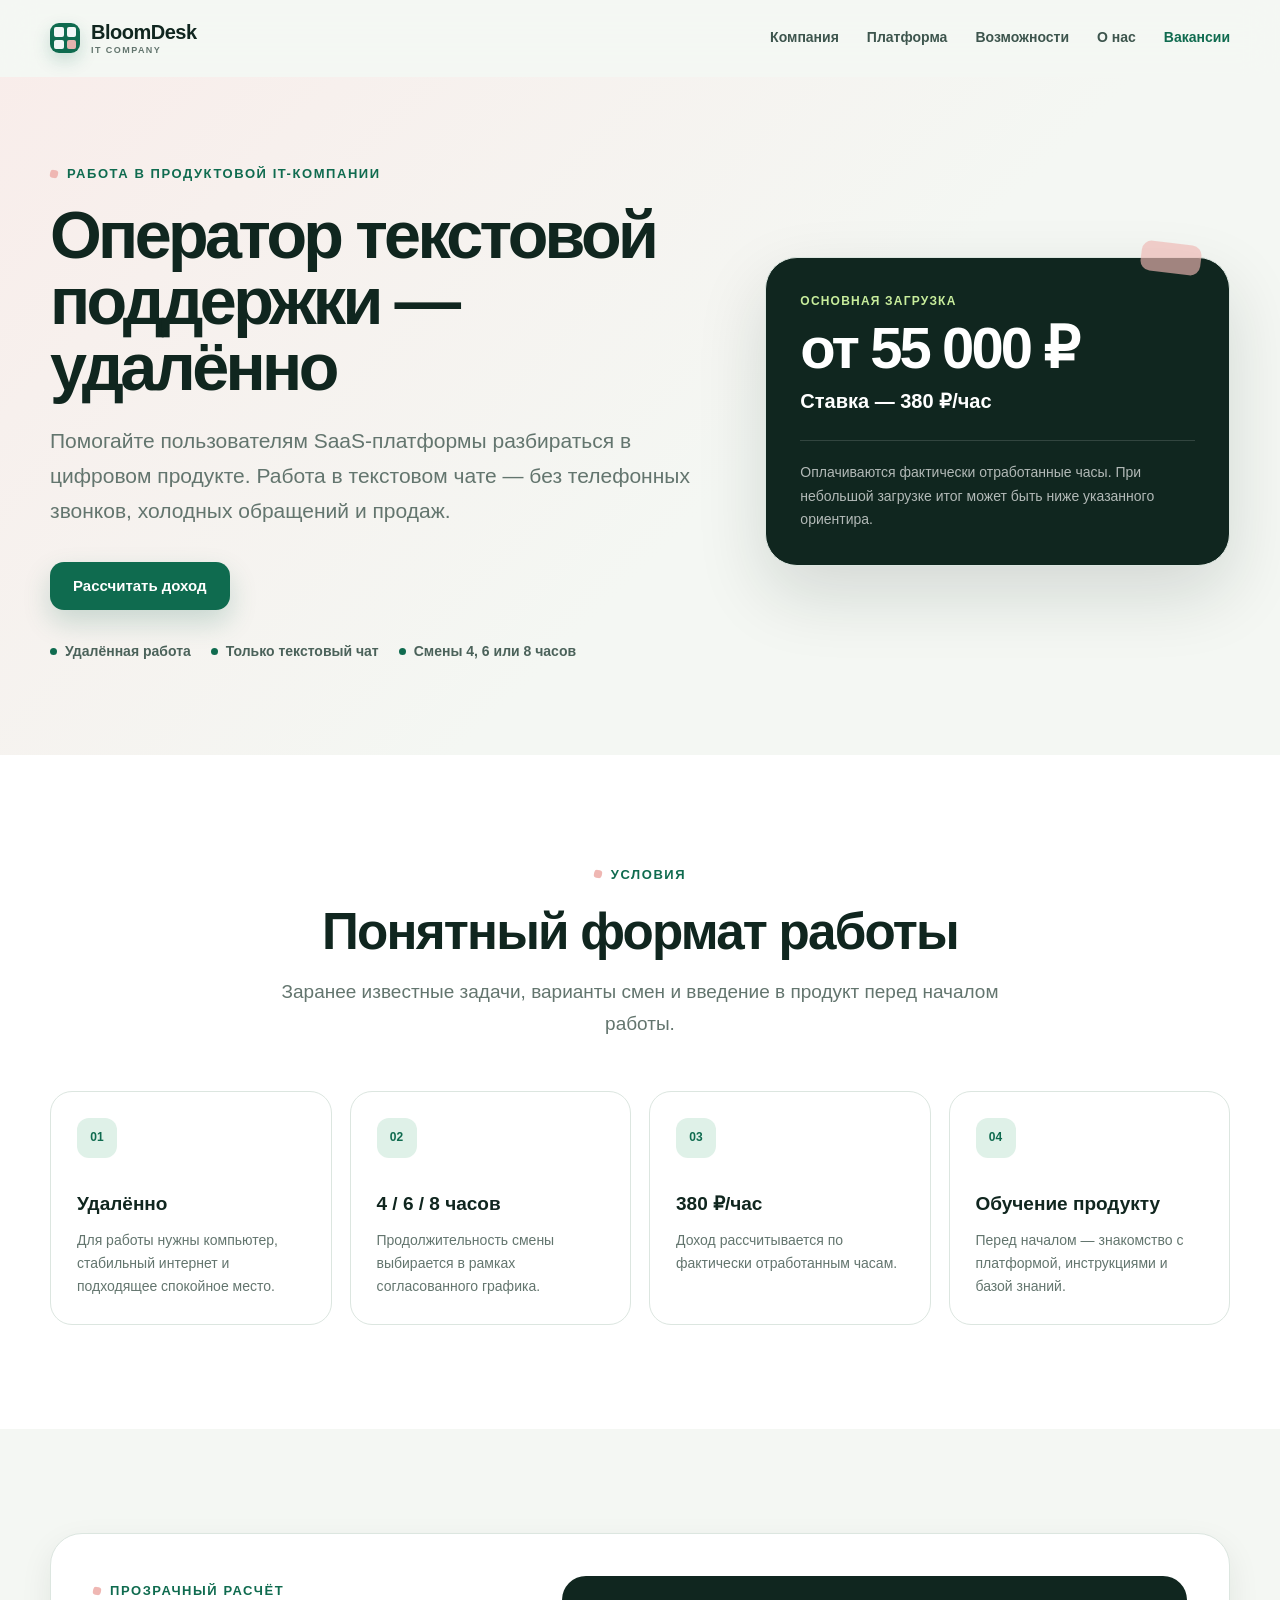
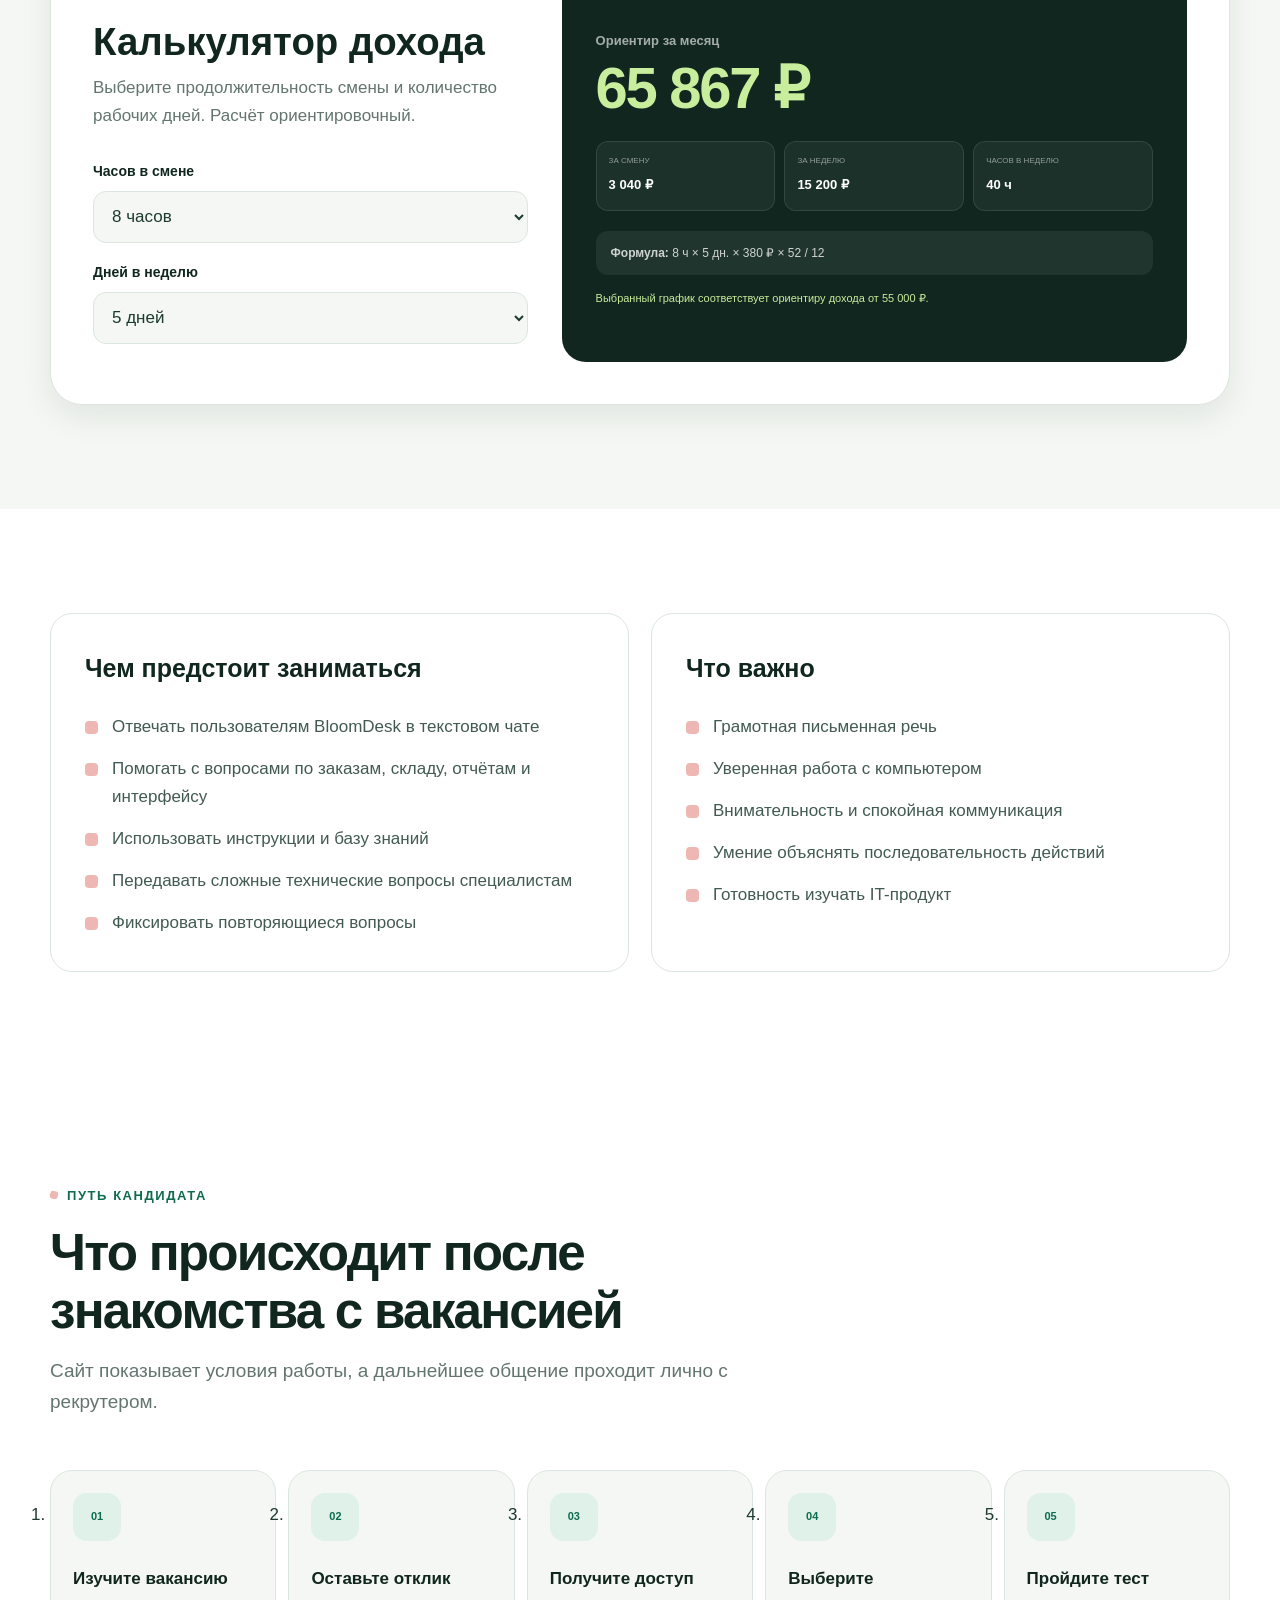
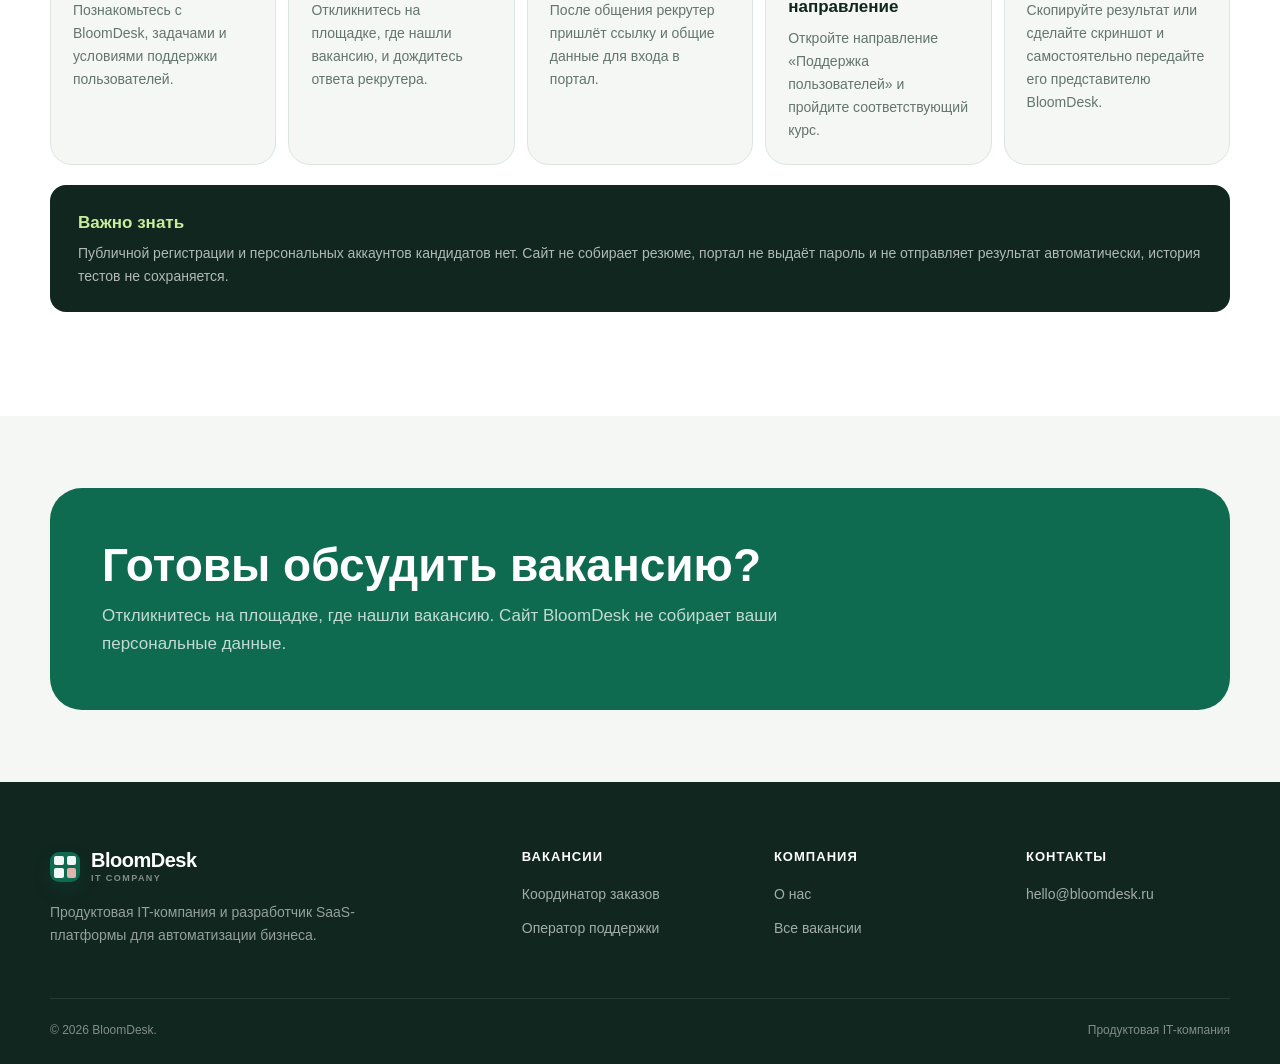
<file: vacancy-support.html>
<!DOCTYPE html>
<html lang="ru">
<head>
  <meta charset="UTF-8">
  <meta name="viewport" content="width=device-width, initial-scale=1.0">
  <meta name="theme-color" content="#0f6b4f">
  <meta name="description" content="Оператор текстовой поддержки BloomDesk: удалённая работа в чате без звонков и продаж, смены 4, 6 или 8 часов, ставка 380 ₽/час.">
  <meta property="og:title" content="Оператор текстовой поддержки BloomDesk — удалённо">
  <meta property="og:description" content="Работа в текстовом чате с пользователями SaaS-платформы. Ставка 380 ₽/час, смены 4, 6 или 8 часов.">
  <meta property="og:type" content="website">
  <meta property="og:site_name" content="BloomDesk">
  <meta property="og:url" content="https://bloomdesk.ru/vacancy-support.html">
  <meta property="og:image" content="https://bloomdesk.ru/og-support.png">
  <meta name="twitter:card" content="summary_large_image">
  <link rel="canonical" href="https://bloomdesk.ru/vacancy-support.html">
  <link rel="icon" type="image/png" href="favicon.png?v=20260930">
  <link rel="stylesheet" href="styles.css?v=20260930">
  <script src="script.js?v=20260930" defer></script>
  <title>Оператор текстовой поддержки BloomDesk — удалённая работа</title>
</head>
<body>
  <a class="skip-link" href="#main">Перейти к содержанию</a>

  <header class="site-header" data-header>
    <div class="container header-inner">
      <a class="brand" href="index.html" aria-label="BloomDesk — главная">
        <span class="brand-mark" aria-hidden="true"><i></i><i></i><i></i><i></i></span>
        <span class="brand-copy">BloomDesk<small>IT company</small></span>
      </a>
      <nav class="desktop-nav" aria-label="Основная навигация">
        <a href="index.html#company">Компания</a>
        <a href="index.html#platform">Платформа</a>
        <a href="index.html#capabilities">Возможности</a>
        <a href="about.html">О нас</a>
        <a href="careers.html" aria-current="page">Вакансии</a>
      </nav>
      <button class="menu-button" type="button" aria-label="Открыть меню" aria-expanded="false" aria-controls="mobile-nav" data-menu-button>
        <span class="menu-lines" aria-hidden="true"><span></span><span></span><span></span></span>
      </button>
    </div>
  </header>

  <nav class="mobile-nav" id="mobile-nav" aria-label="Мобильная навигация" data-mobile-nav hidden>
    <a href="index.html#company">Компания</a>
    <a href="index.html#platform">Платформа</a>
    <a href="index.html#capabilities">Возможности</a>
    <a href="about.html">О нас</a>
    <a href="careers.html" aria-current="page">Вакансии</a>
  </nav>

  <main id="main">
    <section class="page-hero vacancy-hero vacancy-hero--support">
      <div class="container page-hero-grid">
        <div class="page-hero-copy reveal">
          <div class="eyebrow">Работа в продуктовой IT-компании</div>
          <h1>Оператор текстовой поддержки — удалённо</h1>
          <p>Помогайте пользователям SaaS-платформы разбираться в цифровом продукте. Работа в текстовом чате — без телефонных звонков, холодных обращений и продаж.</p>
          <div class="hero-actions">
            <a class="button button--primary" href="#support-calculator">Рассчитать доход</a>
          </div>
          <div class="hero-points">
            <span>Удалённая работа</span>
            <span>Только текстовый чат</span>
            <span>Смены 4, 6 или 8 часов</span>
          </div>
        </div>
        <aside class="salary-panel salary-panel--support reveal reveal--delay" aria-label="Условия оплаты оператора поддержки">
          <div class="salary-kicker">Основная загрузка</div>
          <div class="salary-amount">от 55 000 ₽</div>
          <div class="salary-rate">Ставка — 380 ₽/час</div>
          <p class="salary-note">Оплачиваются фактически отработанные часы. При небольшой загрузке итог может быть ниже указанного ориентира.</p>
        </aside>
      </div>
    </section>

    <section class="section section--surface">
      <div class="container">
        <div class="section-heading section-heading--center">
          <div class="eyebrow">Условия</div>
          <h2>Понятный формат работы</h2>
          <p>Заранее известные задачи, варианты смен и введение в продукт перед началом работы.</p>
        </div>
        <div class="conditions-grid">
          <article class="condition-card"><span class="card-index">01</span><h3>Удалённо</h3><p>Для работы нужны компьютер, стабильный интернет и подходящее спокойное место.</p></article>
          <article class="condition-card"><span class="card-index">02</span><h3>4 / 6 / 8 часов</h3><p>Продолжительность смены выбирается в рамках согласованного графика.</p></article>
          <article class="condition-card"><span class="card-index">03</span><h3>380 ₽/час</h3><p>Доход рассчитывается по фактически отработанным часам.</p></article>
          <article class="condition-card"><span class="card-index">04</span><h3>Обучение продукту</h3><p>Перед началом — знакомство с платформой, инструкциями и базой знаний.</p></article>
        </div>
      </div>
    </section>

    <section class="section" id="support-calculator">
      <div class="container">
        <div class="calculator-shell" data-support-calculator>
          <div class="calculator-controls">
            <div class="eyebrow">Прозрачный расчёт</div>
            <h2>Калькулятор дохода</h2>
            <p>Выберите продолжительность смены и количество рабочих дней. Расчёт ориентировочный.</p>
            <div class="field">
              <label for="support-hours">Часов в смене</label>
              <select id="support-hours" name="support-hours" data-support-hours>
                <option value="4">4 часа</option>
                <option value="6">6 часов</option>
                <option value="8" selected>8 часов</option>
              </select>
            </div>
            <div class="field">
              <label for="support-days">Дней в неделю</label>
              <select id="support-days" name="support-days" data-support-days>
                <option value="1">1 день</option>
                <option value="2">2 дня</option>
                <option value="3">3 дня</option>
                <option value="4">4 дня</option>
                <option value="5" selected>5 дней</option>
                <option value="6">6 дней</option>
                <option value="7">7 дней</option>
              </select>
            </div>
          </div>
          <div class="calculator-result">
            <div class="result-label">Ориентир за месяц</div>
            <output class="result-amount" data-support-monthly aria-live="polite">65 867 ₽</output>
            <div class="breakdown-grid">
              <div class="breakdown-item"><small>За смену</small><strong data-support-shift>3 040 ₽</strong></div>
              <div class="breakdown-item"><small>За неделю</small><strong data-support-weekly>15 200 ₽</strong></div>
              <div class="breakdown-item"><small>Часов в неделю</small><strong data-support-weekly-hours>40 ч</strong></div>
            </div>
            <div class="formula"><strong>Формула:</strong> <span data-support-formula>8 ч × 5 дн. × 380 ₽ × 52 / 12</span></div>
            <p class="income-note is-main-load" data-support-note>Выбранный график соответствует ориентиру дохода от 55 000 ₽.</p>
          </div>
        </div>
      </div>
    </section>

    <section class="section section--surface">
      <div class="container two-column">
        <article class="list-panel">
          <h2>Чем предстоит заниматься</h2>
          <ul class="bullet-list">
            <li>Отвечать пользователям BloomDesk в текстовом чате</li>
            <li>Помогать с вопросами по заказам, складу, отчётам и интерфейсу</li>
            <li>Использовать инструкции и базу знаний</li>
            <li>Передавать сложные технические вопросы специалистам</li>
            <li>Фиксировать повторяющиеся вопросы</li>
          </ul>
        </article>
        <article class="list-panel">
          <h2>Что важно</h2>
          <ul class="bullet-list">
            <li>Грамотная письменная речь</li>
            <li>Уверенная работа с компьютером</li>
            <li>Внимательность и спокойная коммуникация</li>
            <li>Умение объяснять последовательность действий</li>
            <li>Готовность изучать IT-продукт</li>
          </ul>
        </article>
      </div>
    </section>

    <section class="section candidate-section" id="candidate-path">
      <div class="container">
        <div class="section-heading">
          <div class="eyebrow">Путь кандидата</div>
          <h2>Что происходит после знакомства с вакансией</h2>
          <p>Сайт показывает условия работы, а дальнейшее общение проходит лично с рекрутером.</p>
        </div>
        <ol class="candidate-path">
          <li><span>01</span><div><strong>Изучите вакансию</strong><p>Познакомьтесь с BloomDesk, задачами и условиями поддержки пользователей.</p></div></li>
          <li><span>02</span><div><strong>Оставьте отклик</strong><p>Откликнитесь на площадке, где нашли вакансию, и дождитесь ответа рекрутера.</p></div></li>
          <li><span>03</span><div><strong>Получите доступ</strong><p>После общения рекрутер пришлёт ссылку и общие данные для входа в портал.</p></div></li>
          <li><span>04</span><div><strong>Выберите направление</strong><p>Откройте направление «Поддержка пользователей» и пройдите соответствующий курс.</p></div></li>
          <li><span>05</span><div><strong>Пройдите тест</strong><p>Скопируйте результат или сделайте скриншот и самостоятельно передайте его представителю BloomDesk.</p></div></li>
        </ol>
        <div class="transparency-note">
          <strong>Важно знать</strong>
          <p>Публичной регистрации и персональных аккаунтов кандидатов нет. Сайт не собирает резюме, портал не выдаёт пароль и не отправляет результат автоматически, история тестов не сохраняется.</p>
        </div>
      </div>
    </section>

    <section class="section section--tight">
      <div class="container">
        <div class="application-panel">
          <div>
            <h2>Готовы обсудить вакансию?</h2>
            <p>Откликнитесь на площадке, где нашли вакансию. Сайт BloomDesk не собирает ваши персональные данные.</p>
          </div>
        </div>
      </div>
    </section>
  </main>

  <footer class="site-footer" id="footer">
    <div class="container">
      <div class="footer-grid">
        <div class="footer-brand">
          <a class="brand" href="index.html" aria-label="BloomDesk — главная">
            <span class="brand-mark" aria-hidden="true"><i></i><i></i><i></i><i></i></span>
            <span class="brand-copy">BloomDesk<small>IT company</small></span>
          </a>
          <p>Продуктовая IT-компания и разработчик SaaS-платформы для автоматизации бизнеса.</p>
        </div>
        <div class="footer-column"><h2>Вакансии</h2><a href="vacancy-orders.html">Координатор заказов</a><a href="vacancy-support.html">Оператор поддержки</a></div>
        <div class="footer-column"><h2>Компания</h2><a href="about.html">О нас</a><a href="careers.html">Все вакансии</a></div>
        <div class="footer-column"><h2>Контакты</h2><a href="mailto:hello@bloomdesk.ru">hello@bloomdesk.ru</a></div>
      </div>
      <div class="footer-bottom"><span>© <span data-year>2026</span> BloomDesk.</span><span>Продуктовая IT-компания</span></div>
    </div>
  </footer>
</body>
</html>
</file>
<file: styles.css>
:root {
  --ink: #10261f;
  --text: #1d3a31;
  --muted: #63756e;
  --primary: #0f6b4f;
  --primary-dark: #084735;
  --primary-soft: #dff1e8;
  --accent: #efb7b3;
  --accent-soft: #fae9e7;
  --lime: #c8ed9c;
  --background: #f4f7f3;
  --surface: #ffffff;
  --surface-muted: #edf3ef;
  --line: #dce6e0;
  --shadow-sm: 0 12px 32px rgba(16, 38, 31, 0.08);
  --shadow-lg: 0 28px 70px rgba(16, 38, 31, 0.14);
  --radius-sm: 14px;
  --radius-md: 22px;
  --radius-lg: 32px;
  --transition: 180ms ease;
}

* {
  box-sizing: border-box;
  margin: 0;
  padding: 0;
}

html {
  scroll-behavior: smooth;
  scroll-padding-top: 88px;
}

body {
  min-width: 320px;
  overflow-x: hidden;
  background: var(--background);
  color: var(--text);
  font-family: Inter, "Segoe UI", Roboto, Helvetica, Arial, sans-serif;
  font-size: 17px;
  line-height: 1.65;
  text-rendering: optimizeLegibility;
}

body.menu-open {
  overflow: hidden;
}

img {
  display: block;
  max-width: 100%;
}

a {
  color: inherit;
  text-decoration: none;
}

button,
input,
select {
  color: inherit;
  font: inherit;
}

button {
  border: 0;
}

ul {
  list-style: none;
}

:focus-visible {
  outline: 3px solid rgba(15, 107, 79, 0.35);
  outline-offset: 4px;
}

.skip-link {
  position: fixed;
  top: 12px;
  left: 12px;
  z-index: 1000;
  padding: 10px 16px;
  transform: translateY(-160%);
  border-radius: 10px;
  background: var(--ink);
  color: #fff;
  font-weight: 700;
}

.skip-link:focus {
  transform: translateY(0);
}

.container {
  width: min(1180px, calc(100% - 48px));
  margin-inline: auto;
}

.section {
  padding: 104px 0;
}

.section--surface {
  background: var(--surface);
}

.section--tight {
  padding: 72px 0;
}

.eyebrow {
  display: inline-flex;
  align-items: center;
  gap: 9px;
  margin-bottom: 18px;
  color: var(--primary);
  font-size: 13px;
  font-weight: 800;
  letter-spacing: 0.12em;
  text-transform: uppercase;
}

.eyebrow::before {
  width: 8px;
  height: 8px;
  border-radius: 3px;
  background: var(--accent);
  content: "";
  transform: rotate(12deg);
}

.section-heading {
  max-width: 760px;
  margin-bottom: 52px;
}

.section-heading--center {
  margin-inline: auto;
  text-align: center;
}

.section-heading h2 {
  margin-bottom: 16px;
  color: var(--ink);
  font-size: clamp(32px, 4vw, 52px);
  line-height: 1.12;
  letter-spacing: -0.035em;
}

.section-heading p {
  color: var(--muted);
  font-size: 19px;
  line-height: 1.65;
}

.site-header {
  position: sticky;
  top: 0;
  z-index: 100;
  border-bottom: 1px solid transparent;
  background: rgba(244, 247, 243, 0.88);
  backdrop-filter: blur(18px);
  transition: border-color var(--transition), box-shadow var(--transition);
}

.site-header.is-scrolled {
  border-color: rgba(16, 38, 31, 0.08);
  box-shadow: 0 8px 28px rgba(16, 38, 31, 0.05);
}

.header-inner {
  display: flex;
  min-height: 76px;
  align-items: center;
  justify-content: space-between;
  gap: 30px;
}

.brand {
  display: inline-flex;
  align-items: center;
  gap: 11px;
  color: var(--ink);
  font-size: 20px;
  font-weight: 850;
  line-height: 1;
  letter-spacing: -0.025em;
}

.brand-mark {
  display: grid;
  width: 30px;
  height: 30px;
  grid-template-columns: repeat(2, 1fr);
  gap: 3px;
  padding: 4px;
  border-radius: 9px;
  background: var(--primary);
  box-shadow: 0 7px 18px rgba(15, 107, 79, 0.2);
}

.brand-mark i {
  display: block;
  border-radius: 2px;
  background: #fff;
  opacity: 0.95;
}

.brand-mark i:last-child {
  background: var(--accent);
}

.brand-copy {
  display: grid;
  gap: 4px;
}

.brand-copy small {
  color: var(--muted);
  font-size: 9px;
  font-weight: 800;
  letter-spacing: 0.16em;
  text-transform: uppercase;
}

.desktop-nav {
  display: flex;
  align-items: center;
  gap: 28px;
}

.desktop-nav > a:not(.button) {
  color: #3d554d;
  font-size: 14px;
  font-weight: 650;
  transition: color var(--transition);
}

.desktop-nav > a:not(.button):hover,
.desktop-nav > a[aria-current="page"] {
  color: var(--primary);
}

.button {
  display: inline-flex;
  min-height: 48px;
  align-items: center;
  justify-content: center;
  gap: 9px;
  padding: 12px 22px;
  border: 1px solid transparent;
  border-radius: 14px;
  cursor: pointer;
  font-size: 15px;
  font-weight: 800;
  line-height: 1.2;
  text-align: center;
  transition: transform var(--transition), box-shadow var(--transition), background var(--transition), border-color var(--transition);
}

.button:hover {
  transform: translateY(-2px);
}

.button--primary {
  background: var(--primary);
  box-shadow: 0 12px 28px rgba(15, 107, 79, 0.2);
  color: #fff;
}

.button--primary:hover {
  background: var(--primary-dark);
}

.button--secondary {
  border-color: var(--line);
  background: rgba(255, 255, 255, 0.72);
  color: var(--ink);
}

.button--secondary:hover {
  border-color: #b9cbc1;
  box-shadow: var(--shadow-sm);
}

.button--light {
  background: #fff;
  color: var(--primary-dark);
}

.button--ghost-light {
  border-color: rgba(255, 255, 255, 0.35);
  color: #fff;
}

.menu-button {
  display: none;
  width: 46px;
  height: 46px;
  align-items: center;
  justify-content: center;
  border-radius: 13px;
  background: var(--surface);
  box-shadow: 0 8px 20px rgba(16, 38, 31, 0.08);
  cursor: pointer;
}

.menu-lines {
  display: grid;
  width: 22px;
  gap: 5px;
}

.menu-lines span {
  height: 2px;
  border-radius: 2px;
  background: var(--ink);
  transition: transform var(--transition), opacity var(--transition);
}

.menu-button[aria-expanded="true"] .menu-lines span:first-child {
  transform: translateY(7px) rotate(45deg);
}

.menu-button[aria-expanded="true"] .menu-lines span:nth-child(2) {
  opacity: 0;
}

.menu-button[aria-expanded="true"] .menu-lines span:last-child {
  transform: translateY(-7px) rotate(-45deg);
}

.mobile-nav {
  position: fixed;
  inset: 76px 0 0;
  z-index: 90;
  display: grid;
  align-content: start;
  gap: 4px;
  padding: 26px 24px;
  background: rgba(244, 247, 243, 0.98);
}

.mobile-nav[hidden] {
  display: none;
}

.mobile-nav a {
  padding: 14px 12px;
  border-radius: 12px;
  color: var(--ink);
  font-size: 18px;
  font-weight: 750;
}

.mobile-nav a:hover {
  background: var(--surface);
}

.mobile-nav .button {
  margin-top: 12px;
  color: #fff;
}

.hero {
  position: relative;
  overflow: hidden;
  padding: 78px 0 88px;
}

.hero::before {
  position: absolute;
  top: -220px;
  right: -180px;
  width: 620px;
  height: 620px;
  border: 1px solid rgba(15, 107, 79, 0.1);
  border-radius: 42%;
  background: radial-gradient(circle at 40% 40%, rgba(200, 237, 156, 0.26), transparent 65%);
  content: "";
  transform: rotate(18deg);
}

.hero-grid {
  position: relative;
  z-index: 1;
  display: grid;
  grid-template-columns: minmax(0, 0.92fr) minmax(480px, 1.08fr);
  align-items: center;
  gap: 62px;
}

.hero-copy h1,
.page-hero h1 {
  max-width: 760px;
  margin-bottom: 24px;
  color: var(--ink);
  font-size: clamp(46px, 5.8vw, 76px);
  font-weight: 850;
  line-height: 0.99;
  letter-spacing: -0.055em;
}

.hero-copy > p,
.page-hero-copy > p {
  max-width: 660px;
  color: var(--muted);
  font-size: clamp(18px, 2vw, 21px);
  line-height: 1.65;
}

.hero-actions {
  display: flex;
  flex-wrap: wrap;
  gap: 12px;
  margin-top: 34px;
}

.hero-points {
  display: flex;
  flex-wrap: wrap;
  gap: 10px 20px;
  margin-top: 30px;
  color: #4b625a;
  font-size: 14px;
  font-weight: 700;
}

.hero-points span {
  display: inline-flex;
  align-items: center;
  gap: 8px;
}

.hero-points span::before {
  width: 7px;
  height: 7px;
  border-radius: 50%;
  background: var(--primary);
  content: "";
}

.product-window {
  position: relative;
  overflow: hidden;
  border: 1px solid rgba(16, 38, 31, 0.1);
  border-radius: 24px;
  background: #f8faf8;
  box-shadow: var(--shadow-lg);
  transform: rotate(1deg);
}

.product-window::after {
  position: absolute;
  right: -36px;
  bottom: -42px;
  width: 130px;
  height: 130px;
  border-radius: 32px;
  background: var(--accent);
  content: "";
  opacity: 0.24;
  transform: rotate(24deg);
}

.window-bar {
  display: flex;
  height: 42px;
  align-items: center;
  gap: 7px;
  padding: 0 16px;
  border-bottom: 1px solid #e2e9e5;
  background: #fff;
}

.window-bar span {
  width: 8px;
  height: 8px;
  border-radius: 50%;
  background: #cbd8d1;
}

.window-bar span:first-child {
  background: var(--accent);
}

.window-address {
  margin-left: 8px;
  color: #84938d;
  font-size: 10px;
  font-weight: 700;
  letter-spacing: 0.04em;
}

.app-shell {
  display: grid;
  min-height: 408px;
  grid-template-columns: 120px 1fr;
}

.app-sidebar {
  padding: 20px 14px;
  background: var(--primary-dark);
  color: rgba(255, 255, 255, 0.68);
}

.app-brand {
  margin-bottom: 26px;
  color: #fff;
  font-size: 12px;
  font-weight: 800;
}

.app-nav-item {
  margin-bottom: 8px;
  padding: 8px 9px;
  border-radius: 8px;
  font-size: 9px;
  font-weight: 650;
}

.app-nav-item.is-active {
  background: rgba(255, 255, 255, 0.12);
  color: #fff;
}

.app-main {
  min-width: 0;
  padding: 22px;
}

.app-heading {
  display: flex;
  align-items: center;
  justify-content: space-between;
  gap: 10px;
  margin-bottom: 18px;
}

.app-heading strong {
  color: var(--ink);
  font-size: 15px;
}

.app-heading span {
  padding: 5px 8px;
  border-radius: 7px;
  background: var(--primary-soft);
  color: var(--primary);
  font-size: 8px;
  font-weight: 800;
}

.metric-grid {
  display: grid;
  grid-template-columns: repeat(3, 1fr);
  gap: 10px;
  margin-bottom: 14px;
}

.metric-card {
  padding: 12px;
  border: 1px solid #e5ece8;
  border-radius: 11px;
  background: #fff;
}

.metric-card small {
  display: block;
  margin-bottom: 5px;
  color: #84938d;
  font-size: 7px;
}

.metric-card b {
  color: var(--ink);
  font-size: 15px;
}

.metric-card em {
  display: block;
  margin-top: 4px;
  color: var(--primary);
  font-size: 7px;
  font-style: normal;
  font-weight: 800;
}

.dashboard-grid {
  display: grid;
  grid-template-columns: 1.35fr 0.65fr;
  gap: 12px;
}

.ui-panel {
  min-width: 0;
  padding: 14px;
  border: 1px solid #e5ece8;
  border-radius: 12px;
  background: #fff;
}

.ui-panel-title {
  display: flex;
  align-items: center;
  justify-content: space-between;
  margin-bottom: 12px;
  color: var(--ink);
  font-size: 9px;
  font-weight: 800;
}

.ui-status {
  padding: 3px 6px;
  border-radius: 999px;
  background: var(--accent-soft);
  color: #92564f;
  font-size: 6px;
}

.order-row {
  display: grid;
  grid-template-columns: 0.75fr 1.2fr 0.7fr;
  gap: 8px;
  padding: 8px 0;
  border-top: 1px solid #edf1ef;
  color: #60716b;
  font-size: 7px;
}

.order-row strong {
  color: var(--ink);
}

.bar-chart {
  display: flex;
  height: 104px;
  align-items: end;
  gap: 7px;
  padding-top: 10px;
}

.bar-chart i {
  flex: 1;
  min-height: 20px;
  border-radius: 5px 5px 2px 2px;
  background: var(--primary-soft);
}

.bar-chart i:nth-child(2),
.bar-chart i:nth-child(5) {
  background: var(--primary);
}

.mockup-caption {
  position: absolute;
  right: 18px;
  bottom: 14px;
  z-index: 2;
  padding: 5px 9px;
  border-radius: 999px;
  background: rgba(255, 255, 255, 0.9);
  color: #6d7d77;
  font-size: 8px;
  font-weight: 750;
}

.trust-strip {
  position: relative;
  z-index: 2;
  margin-top: -28px;
}

.trust-grid {
  display: grid;
  grid-template-columns: repeat(3, 1fr);
  overflow: hidden;
  border: 1px solid var(--line);
  border-radius: var(--radius-md);
  background: var(--surface);
  box-shadow: var(--shadow-sm);
}

.trust-item {
  padding: 28px 32px;
  border-right: 1px solid var(--line);
}

.trust-item:last-child {
  border-right: 0;
}

.trust-item strong {
  display: block;
  margin-bottom: 4px;
  color: var(--ink);
  font-size: 28px;
  line-height: 1.15;
}

.trust-item span {
  color: var(--muted);
  font-size: 14px;
}

.card-grid {
  display: grid;
  grid-template-columns: repeat(4, 1fr);
  gap: 18px;
}

.info-card {
  min-height: 250px;
  padding: 28px;
  border: 1px solid var(--line);
  border-radius: var(--radius-md);
  background: var(--surface);
  transition: transform var(--transition), box-shadow var(--transition), border-color var(--transition);
}

.info-card:hover {
  transform: translateY(-5px);
  border-color: #c9d8d0;
  box-shadow: var(--shadow-sm);
}

.card-index {
  display: inline-flex;
  width: 40px;
  height: 40px;
  align-items: center;
  justify-content: center;
  margin-bottom: 44px;
  border-radius: 12px;
  background: var(--primary-soft);
  color: var(--primary);
  font-size: 12px;
  font-weight: 850;
}

.info-card:nth-child(even) .card-index {
  background: var(--accent-soft);
  color: #92564f;
}

.info-card h3 {
  margin-bottom: 11px;
  color: var(--ink);
  font-size: 21px;
  line-height: 1.2;
}

.info-card p {
  color: var(--muted);
  font-size: 15px;
}

.showcase {
  display: grid;
  grid-template-columns: 0.74fr 1.26fr;
  align-items: center;
  gap: 64px;
}

.showcase-copy h2 {
  margin-bottom: 20px;
  color: var(--ink);
  font-size: clamp(34px, 4vw, 52px);
  line-height: 1.08;
  letter-spacing: -0.04em;
}

.showcase-copy > p {
  margin-bottom: 26px;
  color: var(--muted);
  font-size: 18px;
}

.check-list {
  display: grid;
  gap: 13px;
}

.check-list li {
  position: relative;
  padding-left: 28px;
  color: #40584f;
  font-size: 15px;
  font-weight: 650;
}

.check-list li::before {
  position: absolute;
  top: 7px;
  left: 0;
  width: 14px;
  height: 14px;
  border-radius: 5px;
  background: var(--primary);
  box-shadow: inset 0 0 0 4px var(--primary-soft);
  content: "";
}

.workspace-preview {
  display: grid;
  grid-template-columns: 1fr 0.72fr;
  gap: 14px;
  padding: 18px;
  border: 1px solid var(--line);
  border-radius: var(--radius-lg);
  background: #e8efeb;
  box-shadow: var(--shadow-lg);
}

.preview-column {
  display: grid;
  gap: 14px;
}

.preview-card {
  padding: 21px;
  border-radius: 18px;
  background: var(--surface);
  box-shadow: 0 8px 24px rgba(16, 38, 31, 0.05);
}

.preview-card header {
  display: flex;
  align-items: center;
  justify-content: space-between;
  gap: 12px;
  margin-bottom: 18px;
}

.preview-card header strong {
  color: var(--ink);
  font-size: 13px;
}

.preview-card header span {
  color: var(--muted);
  font-size: 9px;
}

.preview-list {
  display: grid;
  gap: 10px;
}

.preview-list li {
  display: grid;
  grid-template-columns: 32px 1fr auto;
  align-items: center;
  gap: 10px;
  padding: 9px;
  border-radius: 10px;
  background: var(--background);
}

.preview-avatar {
  display: inline-flex;
  width: 32px;
  height: 32px;
  align-items: center;
  justify-content: center;
  border-radius: 10px;
  background: var(--primary-soft);
  color: var(--primary);
  font-size: 9px;
  font-weight: 850;
}

.preview-list b {
  display: block;
  color: var(--ink);
  font-size: 9px;
}

.preview-list small {
  color: var(--muted);
  font-size: 7px;
}

.preview-list em {
  padding: 4px 6px;
  border-radius: 999px;
  background: var(--accent-soft);
  color: #92564f;
  font-size: 6px;
  font-style: normal;
  font-weight: 800;
}

.donut {
  position: relative;
  width: 112px;
  height: 112px;
  margin: 12px auto 20px;
  border-radius: 50%;
  background: conic-gradient(var(--primary) 0 62%, var(--lime) 62% 84%, var(--accent) 84% 100%);
}

.donut::after {
  position: absolute;
  inset: 19px;
  display: grid;
  place-items: center;
  border-radius: 50%;
  background: #fff;
  color: var(--ink);
  content: "84%";
  font-size: 18px;
  font-weight: 850;
}

.mini-legend {
  display: grid;
  gap: 8px;
  color: var(--muted);
  font-size: 8px;
}

.mini-legend span {
  display: flex;
  align-items: center;
  justify-content: space-between;
}

.feature-grid {
  display: grid;
  grid-template-columns: repeat(3, 1fr);
  gap: 18px;
}

.feature-card {
  min-height: 220px;
  padding: 27px;
  border: 1px solid var(--line);
  border-radius: var(--radius-md);
  background: var(--background);
}

.feature-card .card-index {
  margin-bottom: 30px;
}

.feature-card h3 {
  margin-bottom: 10px;
  color: var(--ink);
  font-size: 20px;
}

.feature-card p {
  color: var(--muted);
  font-size: 15px;
}

.process-band {
  display: grid;
  grid-template-columns: 0.9fr 1.1fr;
  align-items: center;
  gap: 70px;
  padding: 60px;
  border-radius: var(--radius-lg);
  background: var(--ink);
  color: #fff;
}

.process-band h2 {
  margin-bottom: 16px;
  font-size: clamp(32px, 4vw, 50px);
  line-height: 1.08;
  letter-spacing: -0.04em;
}

.process-band p {
  color: rgba(255, 255, 255, 0.68);
}

.process-list {
  display: grid;
  gap: 12px;
}

.process-item {
  display: grid;
  grid-template-columns: 42px 1fr;
  gap: 14px;
  padding: 17px;
  border: 1px solid rgba(255, 255, 255, 0.1);
  border-radius: 16px;
  background: rgba(255, 255, 255, 0.05);
}

.process-item span {
  display: grid;
  width: 42px;
  height: 42px;
  place-items: center;
  border-radius: 12px;
  background: var(--lime);
  color: var(--ink);
  font-size: 11px;
  font-weight: 850;
}

.process-item h3 {
  margin-bottom: 3px;
  font-size: 16px;
}

.process-item p {
  font-size: 13px;
}

.career-teaser {
  display: grid;
  grid-template-columns: 1fr auto;
  align-items: center;
  gap: 40px;
  padding: 48px 52px;
  border: 1px solid var(--line);
  border-radius: var(--radius-lg);
  background: var(--surface);
  box-shadow: var(--shadow-sm);
}

.career-teaser h2 {
  margin-bottom: 10px;
  color: var(--ink);
  font-size: clamp(28px, 3vw, 40px);
  line-height: 1.15;
}

.career-teaser p {
  max-width: 700px;
  color: var(--muted);
}

.cta-panel {
  position: relative;
  overflow: hidden;
  padding: 70px 40px;
  border-radius: var(--radius-lg);
  background: var(--primary);
  color: #fff;
  text-align: center;
}

.cta-panel::before,
.cta-panel::after {
  position: absolute;
  width: 210px;
  height: 210px;
  border: 1px solid rgba(255, 255, 255, 0.14);
  border-radius: 40px;
  content: "";
  transform: rotate(25deg);
}

.cta-panel::before {
  top: -130px;
  left: -70px;
}

.cta-panel::after {
  right: -90px;
  bottom: -150px;
}

.cta-panel h2 {
  position: relative;
  z-index: 1;
  margin-bottom: 14px;
  font-size: clamp(32px, 4vw, 50px);
  line-height: 1.1;
}

.cta-panel p {
  position: relative;
  z-index: 1;
  max-width: 650px;
  margin: 0 auto 30px;
  color: rgba(255, 255, 255, 0.78);
}

.cta-panel .hero-actions {
  position: relative;
  z-index: 1;
  justify-content: center;
  margin-top: 0;
}

.page-hero {
  position: relative;
  overflow: hidden;
  padding: 82px 0 92px;
}

.page-hero-grid {
  position: relative;
  z-index: 1;
  display: grid;
  grid-template-columns: minmax(0, 1fr) minmax(390px, 0.72fr);
  align-items: center;
  gap: 70px;
}

.page-hero h1 {
  font-size: clamp(44px, 5.2vw, 70px);
}

.company-map,
.salary-panel {
  position: relative;
  padding: 34px;
  border: 1px solid var(--line);
  border-radius: var(--radius-lg);
  background: var(--surface);
  box-shadow: var(--shadow-lg);
}

.company-map::before,
.salary-panel::before {
  position: absolute;
  top: -15px;
  right: 28px;
  width: 60px;
  height: 30px;
  border-radius: 10px;
  background: var(--accent);
  content: "";
  opacity: 0.65;
  transform: rotate(7deg);
}

.company-map > strong {
  display: block;
  margin-bottom: 24px;
  color: var(--ink);
  font-size: 16px;
}

.map-step {
  position: relative;
  display: grid;
  grid-template-columns: 38px 1fr;
  align-items: center;
  gap: 13px;
  padding: 13px 0;
  border-top: 1px solid var(--line);
}

.map-step span {
  display: grid;
  width: 38px;
  height: 38px;
  place-items: center;
  border-radius: 11px;
  background: var(--primary-soft);
  color: var(--primary);
  font-size: 10px;
  font-weight: 850;
}

.map-step b {
  display: block;
  color: var(--ink);
  font-size: 14px;
}

.map-step small {
  color: var(--muted);
  font-size: 11px;
}

.story-grid {
  display: grid;
  grid-template-columns: 0.85fr 1.15fr;
  gap: 76px;
}

.sticky-title {
  align-self: start;
}

.sticky-title h2 {
  margin-bottom: 16px;
  color: var(--ink);
  font-size: clamp(34px, 4vw, 52px);
  line-height: 1.1;
  letter-spacing: -0.04em;
}

.sticky-title p {
  color: var(--muted);
}

.story-copy {
  display: grid;
  gap: 20px;
}

.story-copy p {
  color: #435b52;
  font-size: 18px;
}

.story-copy strong {
  color: var(--ink);
}

.team-grid {
  display: grid;
  grid-template-columns: repeat(2, 1fr);
  gap: 18px;
}

.team-area {
  padding: 28px;
  border: 1px solid var(--line);
  border-radius: var(--radius-md);
  background: var(--surface);
}

.team-area span {
  display: inline-flex;
  width: 38px;
  height: 38px;
  align-items: center;
  justify-content: center;
  margin-bottom: 28px;
  border-radius: 11px;
  background: var(--primary-soft);
  color: var(--primary);
  font-size: 10px;
  font-weight: 850;
}

.team-area h3 {
  margin-bottom: 8px;
  color: var(--ink);
  font-size: 20px;
}

.team-area p {
  color: var(--muted);
  font-size: 14px;
}

.salary-panel {
  background: var(--ink);
  color: #fff;
}

.salary-kicker {
  margin-bottom: 8px;
  color: var(--lime);
  font-size: 12px;
  font-weight: 850;
  letter-spacing: 0.1em;
  text-transform: uppercase;
}

.salary-amount {
  margin-bottom: 8px;
  font-size: clamp(38px, 5vw, 58px);
  font-weight: 850;
  line-height: 1;
  letter-spacing: -0.05em;
}

.salary-rate {
  margin-bottom: 22px;
  color: #fff;
  font-size: 20px;
  font-weight: 800;
}

.salary-note {
  padding-top: 20px;
  border-top: 1px solid rgba(255, 255, 255, 0.14);
  color: rgba(255, 255, 255, 0.68);
  font-size: 14px;
}

.job-context {
  display: grid;
  grid-template-columns: 0.7fr 1.3fr;
  gap: 50px;
  padding: 42px 48px;
  border-radius: var(--radius-lg);
  background: var(--primary-soft);
}

.job-context strong {
  color: var(--primary);
  font-size: 42px;
  line-height: 1;
}

.job-context span {
  display: block;
  margin-top: 8px;
  color: #436358;
  font-size: 13px;
  font-weight: 750;
}

.job-context p {
  color: #29483e;
  font-size: 19px;
  line-height: 1.65;
}

.conditions-grid {
  display: grid;
  grid-template-columns: repeat(4, 1fr);
  gap: 18px;
}

.condition-card {
  min-height: 210px;
  padding: 26px;
  border: 1px solid var(--line);
  border-radius: var(--radius-md);
  background: var(--surface);
}

.condition-card .card-index {
  margin-bottom: 30px;
}

.condition-card h3 {
  margin-bottom: 9px;
  color: var(--ink);
  font-size: 19px;
}

.condition-card p {
  color: var(--muted);
  font-size: 14px;
}

.calculator-shell {
  display: grid;
  grid-template-columns: 0.82fr 1.18fr;
  gap: 34px;
  padding: 42px;
  border: 1px solid var(--line);
  border-radius: var(--radius-lg);
  background: var(--surface);
  box-shadow: var(--shadow-sm);
}

.calculator-controls h2 {
  margin-bottom: 10px;
  color: var(--ink);
  font-size: clamp(28px, 3vw, 40px);
  line-height: 1.15;
}

.calculator-controls > p {
  margin-bottom: 30px;
  color: var(--muted);
}

.field {
  display: grid;
  gap: 8px;
  margin-bottom: 18px;
}

.field label {
  color: var(--ink);
  font-size: 14px;
  font-weight: 800;
}

.field select {
  width: 100%;
  min-height: 52px;
  padding: 11px 14px;
  border: 1px solid var(--line);
  border-radius: 13px;
  background: var(--background);
  cursor: pointer;
}

.calculator-result {
  display: grid;
  align-content: center;
  padding: 34px;
  border-radius: 24px;
  background: var(--ink);
  color: #fff;
}

.result-label {
  margin-bottom: 7px;
  color: rgba(255, 255, 255, 0.62);
  font-size: 13px;
  font-weight: 750;
}

.result-amount {
  display: block;
  margin-bottom: 24px;
  color: var(--lime);
  font-size: clamp(38px, 5vw, 58px);
  font-weight: 850;
  line-height: 1;
  letter-spacing: -0.04em;
}

.breakdown-grid {
  display: grid;
  grid-template-columns: repeat(3, 1fr);
  gap: 9px;
  margin-bottom: 20px;
}

.breakdown-item {
  padding: 12px;
  border: 1px solid rgba(255, 255, 255, 0.1);
  border-radius: 12px;
  background: rgba(255, 255, 255, 0.05);
}

.breakdown-item small {
  display: block;
  margin-bottom: 3px;
  color: rgba(255, 255, 255, 0.52);
  font-size: 8px;
  text-transform: uppercase;
}

.breakdown-item strong {
  font-size: 13px;
}

.formula {
  padding: 13px 15px;
  border-radius: 12px;
  background: rgba(255, 255, 255, 0.07);
  color: rgba(255, 255, 255, 0.78);
  font-size: 12px;
  line-height: 1.5;
}

.income-note {
  margin-top: 14px;
  color: rgba(255, 255, 255, 0.62);
  font-size: 11px;
}

.income-note.is-main-load {
  color: var(--lime);
}

.vacancies-section {
  background: linear-gradient(180deg, transparent 0%, rgba(223, 241, 232, 0.52) 100%);
}

.vacancy-grid {
  display: grid;
  grid-template-columns: repeat(2, minmax(0, 1fr));
  gap: 22px;
}

.vacancy-card {
  position: relative;
  display: flex;
  min-width: 0;
  min-height: 470px;
  flex-direction: column;
  gap: 28px;
  overflow: hidden;
  padding: 38px;
  border: 1px solid var(--line);
  border-radius: var(--radius-lg);
  background: var(--surface);
  box-shadow: var(--shadow-sm);
}

.vacancy-card::before {
  position: absolute;
  inset: 0 0 auto;
  height: 6px;
  background: var(--primary);
  content: "";
}

.vacancy-card--support::before {
  background: var(--accent);
}

.vacancy-card-top {
  flex: 1;
}

.vacancy-label {
  display: inline-flex;
  margin-bottom: 22px;
  padding: 7px 11px;
  border-radius: 999px;
  background: var(--primary-soft);
  color: var(--primary);
  font-size: 11px;
  font-weight: 850;
  letter-spacing: 0.07em;
  text-transform: uppercase;
}

.vacancy-card--support .vacancy-label {
  background: var(--accent-soft);
  color: #92564f;
}

.vacancy-card h3 {
  margin-bottom: 14px;
  color: var(--ink);
  font-size: clamp(28px, 3vw, 40px);
  line-height: 1.08;
  letter-spacing: -0.035em;
}

.vacancy-card-top p {
  color: var(--muted);
  font-size: 16px;
}

.vacancy-meta {
  display: grid;
  grid-template-columns: repeat(2, minmax(0, 1fr));
  gap: 10px;
}

.vacancy-meta li {
  padding: 12px 14px;
  border-radius: 12px;
  background: var(--background);
  color: #40584f;
  font-size: 13px;
  font-weight: 700;
}

.vacancy-meta strong {
  color: var(--primary);
}

.vacancy-card .button {
  align-self: flex-start;
}

.vacancies-all-link {
  display: flex;
  justify-content: center;
  margin-top: 30px;
}

.vacancy-grid--expanded .vacancy-card {
  min-height: 650px;
}

.vacancy-facts {
  display: grid;
  gap: 1px;
  overflow: hidden;
  border: 1px solid var(--line);
  border-radius: 16px;
  background: var(--line);
}

.vacancy-facts div {
  display: grid;
  grid-template-columns: 0.7fr 1.3fr;
  gap: 14px;
  padding: 13px 15px;
  background: var(--surface);
}

.vacancy-facts dt {
  color: var(--muted);
  font-size: 12px;
}

.vacancy-facts dd {
  color: var(--ink);
  font-size: 13px;
  font-weight: 800;
}

.vacancy-tasks > strong {
  display: block;
  margin-bottom: 12px;
  color: var(--ink);
}

.vacancy-tasks ul {
  display: grid;
  gap: 8px;
}

.vacancy-tasks li {
  position: relative;
  padding-left: 22px;
  color: var(--muted);
  font-size: 14px;
}

.vacancy-tasks li::before {
  position: absolute;
  top: 8px;
  left: 0;
  width: 10px;
  height: 10px;
  border-radius: 3px;
  background: var(--primary);
  content: "";
}

.career-choice-panel {
  position: relative;
  overflow: hidden;
  padding: 42px;
  border-radius: var(--radius-lg);
  background: var(--ink);
  color: #fff;
  box-shadow: var(--shadow-lg);
}

.career-choice-panel::after {
  position: absolute;
  right: -70px;
  bottom: -90px;
  width: 220px;
  height: 220px;
  border: 35px solid rgba(200, 237, 156, 0.12);
  border-radius: 50%;
  content: "";
}

.career-choice-number {
  display: block;
  margin-bottom: 36px;
  color: var(--lime);
  font-size: 68px;
  font-weight: 850;
  line-height: 1;
}

.career-choice-panel h2 {
  margin-bottom: 13px;
  font-size: 30px;
  line-height: 1.1;
}

.career-choice-panel p {
  margin-bottom: 28px;
  color: rgba(255, 255, 255, 0.68);
}

.career-choice-panel a {
  position: relative;
  z-index: 1;
  color: var(--lime);
  font-size: 14px;
  font-weight: 800;
}

.career-notice {
  display: grid;
  grid-template-columns: 1fr auto;
  align-items: center;
  gap: 48px;
  padding: 52px;
  border-radius: var(--radius-lg);
  background: var(--primary);
  color: #fff;
}

.career-notice .eyebrow {
  color: var(--lime);
}

.career-notice h2 {
  margin-bottom: 12px;
  font-size: clamp(30px, 4vw, 46px);
  line-height: 1.1;
}

.career-notice p {
  max-width: 760px;
  color: rgba(255, 255, 255, 0.74);
}

.vacancy-hero--orders {
  background: linear-gradient(135deg, rgba(223, 241, 232, 0.72), transparent 58%);
}

.vacancy-hero--support {
  background: linear-gradient(135deg, rgba(250, 233, 231, 0.72), transparent 58%);
}

.salary-panel--orders::before {
  background: var(--lime);
}

.salary-panel--support::before {
  background: var(--accent);
}

.conditions-grid--six {
  grid-template-columns: repeat(3, minmax(0, 1fr));
}

.orders-calculator {
  display: grid;
  grid-template-columns: minmax(0, 1fr) minmax(360px, 0.78fr);
  gap: 26px;
  padding: 30px;
  border: 1px solid var(--line);
  border-radius: var(--radius-lg);
  background: var(--surface);
  box-shadow: var(--shadow-sm);
}

.orders-calculator-controls {
  min-width: 0;
  padding: 10px;
}

.quick-presets {
  margin: 22px 0 26px;
}

.quick-presets > strong {
  display: block;
  margin-bottom: 10px;
  color: var(--ink);
  font-size: 14px;
}

.quick-presets > div {
  display: flex;
  flex-wrap: wrap;
  gap: 8px;
}

.quick-presets button {
  min-width: 60px;
  padding: 9px 12px;
  border: 1px solid var(--line);
  border-radius: 10px;
  background: var(--background);
  cursor: pointer;
  font-size: 13px;
  font-weight: 800;
  transition: background var(--transition), border-color var(--transition), color var(--transition);
}

.quick-presets button:hover,
.quick-presets button[aria-pressed="true"] {
  border-color: var(--primary);
  background: var(--primary-soft);
  color: var(--primary);
}

.day-hours-fieldset {
  min-width: 0;
  border: 0;
}

.day-hours-fieldset legend {
  margin-bottom: 10px;
  color: var(--ink);
  font-size: 14px;
  font-weight: 800;
}

.day-hours-grid {
  display: grid;
  grid-template-columns: repeat(2, minmax(0, 1fr));
  gap: 9px;
}

.day-hour-row {
  display: grid;
  gap: 6px;
  padding: 11px;
  border: 1px solid var(--line);
  border-radius: 12px;
  background: var(--background);
  color: var(--muted);
  font-size: 11px;
  font-weight: 750;
}

.day-hour-pair {
  display: grid;
  grid-template-columns: repeat(2, minmax(0, 1fr));
  gap: 8px;
}

.day-hour-input {
  display: flex;
  flex-direction: column;
  gap: 5px;
}

.day-hour-input input {
  width: 100%;
  min-width: 0;
  padding: 8px 9px;
  border: 1px solid var(--line);
  border-radius: 9px;
  background: var(--surface);
  color: var(--ink);
  font-weight: 800;
}

.day-hour-input input[aria-invalid="true"] {
  border-color: #b42318;
  background: #fff4f2;
}

.day-hour-input small {
  color: var(--muted);
}

.career-notice--single {
  grid-template-columns: minmax(0, 1fr);
}

.calculator-error {
  margin-top: 14px;
  padding: 12px 14px;
  border-left: 4px solid #b42318;
  border-radius: 8px;
  background: #fff4f2;
  color: #8a1c14;
  font-size: 13px;
  font-weight: 750;
}

.selected-day-field {
  margin-top: 20px;
  margin-bottom: 0;
}

.orders-calculator-result {
  min-width: 0;
}

.breakdown-grid--orders {
  grid-template-columns: 1fr;
}

.calculator-disclaimer {
  margin-top: 16px;
  color: var(--muted);
  font-size: 13px;
}

.income-examples {
  margin-top: 34px;
  padding: 28px;
  border: 1px solid var(--line);
  border-radius: var(--radius-md);
  background: var(--surface);
}

.income-examples h3 {
  margin-bottom: 18px;
  color: var(--ink);
  font-size: 22px;
}

.income-example-grid {
  display: grid;
  grid-template-columns: repeat(6, minmax(0, 1fr));
  gap: 8px;
}

.income-example-grid div {
  display: grid;
  gap: 4px;
  padding: 13px;
  border-radius: 12px;
  background: var(--background);
}

.income-example-grid strong {
  color: var(--ink);
  font-size: 12px;
}

.income-example-grid span {
  color: var(--primary);
  font-size: 13px;
  font-weight: 850;
}

.role-boundaries {
  margin-top: 22px;
  padding: 24px 30px;
  border-left: 5px solid var(--accent);
  border-radius: 0 16px 16px 0;
  background: var(--accent-soft);
}

.role-boundaries strong {
  display: block;
  margin-bottom: 5px;
  color: var(--ink);
}

.role-boundaries p {
  color: #68433f;
  font-size: 14px;
}

.order-demo-section {
  background: linear-gradient(180deg, var(--background), #e8f1ec);
}

.order-demo {
  padding: 34px;
  border: 1px solid var(--line);
  border-radius: var(--radius-lg);
  background: var(--surface);
  box-shadow: var(--shadow-lg);
}

.demo-progress {
  display: grid;
  grid-template-columns: repeat(3, 1fr);
  gap: 8px;
  margin-bottom: 24px;
}

.demo-progress span {
  padding: 10px 12px;
  border-radius: 10px;
  background: var(--background);
  color: var(--muted);
  font-size: 12px;
  font-weight: 800;
  text-align: center;
}

.demo-progress .is-active {
  background: var(--primary);
  color: #fff;
}

.demo-progress .is-complete {
  background: var(--primary-soft);
  color: var(--primary);
}

.order-demo-grid {
  display: grid;
  grid-template-columns: minmax(0, 1fr) minmax(0, 0.86fr);
  gap: 18px;
}

.demo-order-card,
.demo-workspace {
  min-width: 0;
  padding: 26px;
  border: 1px solid var(--line);
  border-radius: var(--radius-md);
  background: var(--background);
}

.demo-order-card header {
  display: flex;
  align-items: flex-start;
  justify-content: space-between;
  gap: 18px;
  margin-bottom: 22px;
}

.demo-order-card header small {
  color: var(--muted);
  font-size: 10px;
  font-weight: 800;
  letter-spacing: 0.08em;
  text-transform: uppercase;
}

.demo-order-card h3 {
  color: var(--ink);
  font-size: 24px;
}

.order-status {
  max-width: 190px;
  padding: 7px 10px;
  border-radius: 999px;
  background: var(--primary-soft);
  color: var(--primary);
  font-size: 11px;
  font-weight: 850;
  text-align: center;
}

.is-transferred .order-status {
  background: var(--lime);
  color: var(--ink);
}

.order-details {
  display: grid;
  grid-template-columns: repeat(2, minmax(0, 1fr));
  gap: 8px;
}

.order-details > div {
  padding: 12px;
  border: 1px solid transparent;
  border-radius: 10px;
  background: var(--surface);
  transition: border-color var(--transition), background var(--transition), transform var(--transition);
}

.order-details .order-note {
  grid-column: 1 / -1;
}

.order-details dt {
  margin-bottom: 3px;
  color: var(--muted);
  font-size: 9px;
  font-weight: 800;
  letter-spacing: 0.05em;
  text-transform: uppercase;
}

.order-details dd {
  color: var(--ink);
  font-size: 13px;
  font-weight: 700;
}

.demo-order-card.is-inspected [data-demo-highlight] {
  border-color: #d6a23a;
  background: #fff8e7;
  transform: translateY(-2px);
}

.deviation-alert,
.next-step {
  margin-top: 16px;
  padding: 14px 16px;
  border-radius: 12px;
}

.deviation-alert {
  border: 1px solid #efd598;
  background: #fff8e7;
  color: #6e4b05;
}

.next-step {
  border: 1px solid #abd1bd;
  background: var(--primary-soft);
  color: var(--primary-dark);
}

.deviation-alert strong,
.next-step strong {
  display: block;
  margin-bottom: 3px;
  font-size: 13px;
}

.deviation-alert p,
.next-step p {
  font-size: 12px;
}

.demo-workspace {
  display: grid;
  align-content: center;
  background: var(--ink);
  color: #fff;
}

.demo-empty {
  text-align: center;
}

.demo-empty > span {
  display: grid;
  width: 52px;
  height: 52px;
  place-items: center;
  margin: 0 auto 18px;
  border-radius: 16px;
  background: var(--lime);
  color: var(--ink);
  font-size: 12px;
  font-weight: 850;
}

.demo-empty h3,
.message-preview h3 {
  margin-bottom: 9px;
  font-size: 23px;
  line-height: 1.15;
}

.demo-empty p {
  color: rgba(255, 255, 255, 0.62);
  font-size: 14px;
}

.message-preview .vacancy-label {
  margin-bottom: 16px;
}

.message-preview dl {
  display: grid;
  gap: 10px;
  margin-top: 20px;
}

.message-preview dl div {
  padding: 11px 13px;
  border: 1px solid rgba(255, 255, 255, 0.1);
  border-radius: 10px;
  background: rgba(255, 255, 255, 0.05);
}

.message-preview dt {
  margin-bottom: 3px;
  color: var(--lime);
  font-size: 10px;
  font-weight: 800;
  text-transform: uppercase;
}

.message-preview dd {
  color: rgba(255, 255, 255, 0.76);
  font-size: 12px;
}

.demo-controls {
  display: flex;
  flex-wrap: wrap;
  gap: 10px;
  margin-top: 20px;
}

.button:disabled {
  cursor: not-allowed;
  opacity: 0.46;
  transform: none;
}

.button--text {
  background: transparent;
  color: var(--primary);
}

.button--text:hover {
  background: var(--primary-soft);
}

.demo-announcement {
  margin-top: 15px;
  color: var(--ink);
  font-size: 13px;
  font-weight: 750;
}

.demo-disclaimer {
  margin-top: 10px;
  color: var(--muted);
  font-size: 12px;
}

.workday-timeline {
  display: grid;
  grid-template-columns: repeat(2, minmax(0, 1fr));
  gap: 14px;
  counter-reset: workday;
}

.workday-timeline li {
  display: grid;
  grid-template-columns: 48px 1fr;
  gap: 16px;
  padding: 24px;
  border: 1px solid var(--line);
  border-radius: var(--radius-md);
  background: var(--surface);
}

.workday-timeline > li > span,
.candidate-path > li > span {
  display: grid;
  width: 48px;
  height: 48px;
  place-items: center;
  border-radius: 14px;
  background: var(--primary-soft);
  color: var(--primary);
  font-size: 11px;
  font-weight: 850;
}

.workday-timeline strong,
.candidate-path strong {
  display: block;
  margin-bottom: 6px;
  color: var(--ink);
  font-size: 17px;
}

.workday-timeline p,
.candidate-path p {
  color: var(--muted);
  font-size: 14px;
}

.candidate-section {
  background: var(--surface);
}

.candidate-path {
  display: grid;
  grid-template-columns: repeat(5, minmax(0, 1fr));
  gap: 12px;
}

.candidate-path li {
  min-width: 0;
  padding: 22px;
  border: 1px solid var(--line);
  border-radius: var(--radius-md);
  background: var(--background);
}

.candidate-path > li > span {
  margin-bottom: 24px;
}

.transparency-note {
  margin-top: 20px;
  padding: 24px 28px;
  border-radius: 16px;
  background: var(--ink);
  color: #fff;
}

.transparency-note strong {
  display: block;
  margin-bottom: 5px;
  color: var(--lime);
}

.transparency-note p {
  color: rgba(255, 255, 255, 0.68);
  font-size: 14px;
}

.application-panel--orders {
  background: var(--ink);
}

.two-column {
  display: grid;
  grid-template-columns: repeat(2, 1fr);
  gap: 22px;
}

.list-panel {
  padding: 34px;
  border: 1px solid var(--line);
  border-radius: var(--radius-md);
  background: var(--surface);
}

.list-panel h2,
.list-panel h3 {
  margin-bottom: 24px;
  color: var(--ink);
  font-size: 25px;
}

.bullet-list {
  display: grid;
  gap: 14px;
}

.bullet-list li {
  position: relative;
  padding-left: 27px;
  color: #425a51;
}

.bullet-list li::before {
  position: absolute;
  top: 8px;
  left: 0;
  width: 13px;
  height: 13px;
  border-radius: 4px;
  background: var(--accent);
  content: "";
}

.faq-list {
  display: grid;
  max-width: 860px;
  gap: 12px;
  margin-inline: auto;
}

.faq-list details {
  overflow: hidden;
  border: 1px solid var(--line);
  border-radius: 16px;
  background: var(--surface);
}

.faq-list summary {
  position: relative;
  padding: 21px 54px 21px 22px;
  color: var(--ink);
  cursor: pointer;
  font-weight: 800;
  list-style: none;
}

.faq-list summary::-webkit-details-marker {
  display: none;
}

.faq-list summary::after {
  position: absolute;
  top: 18px;
  right: 20px;
  color: var(--primary);
  content: "+";
  font-size: 24px;
  line-height: 1;
}

.faq-list details[open] summary::after {
  content: "−";
}

.faq-list details p {
  padding: 0 22px 22px;
  color: var(--muted);
  font-size: 15px;
}

.application-panel {
  display: grid;
  grid-template-columns: 1fr auto;
  align-items: center;
  gap: 40px;
  padding: 52px;
  border-radius: var(--radius-lg);
  background: var(--primary);
  color: #fff;
}

.application-panel h2 {
  margin-bottom: 11px;
  font-size: clamp(30px, 4vw, 46px);
  line-height: 1.1;
}

.application-panel p {
  max-width: 680px;
  color: rgba(255, 255, 255, 0.75);
}

.channel-pills {
  display: flex;
  flex-wrap: wrap;
  gap: 10px;
}

.channel-pill {
  padding: 12px 17px;
  border: 1px solid rgba(255, 255, 255, 0.22);
  border-radius: 999px;
  background: rgba(255, 255, 255, 0.08);
  color: #fff;
  font-size: 14px;
  font-weight: 800;
}

.site-footer {
  padding: 64px 0 24px;
  background: var(--ink);
  color: #fff;
}

.footer-grid {
  display: grid;
  grid-template-columns: 1.35fr repeat(3, 0.65fr);
  gap: 48px;
  margin-bottom: 48px;
}

.footer-brand p {
  max-width: 330px;
  margin-top: 18px;
  color: rgba(255, 255, 255, 0.56);
  font-size: 14px;
}

.site-footer .brand {
  color: #fff;
}

.site-footer .brand-copy small {
  color: rgba(255, 255, 255, 0.48);
}

.footer-column h2,
.footer-column h3 {
  margin-bottom: 16px;
  font-size: 13px;
  letter-spacing: 0.08em;
  text-transform: uppercase;
}

.footer-column a {
  display: block;
  margin-bottom: 10px;
  color: rgba(255, 255, 255, 0.62);
  font-size: 14px;
}

.footer-column a:hover {
  color: #fff;
}

.footer-bottom {
  display: flex;
  align-items: center;
  justify-content: space-between;
  gap: 20px;
  padding-top: 22px;
  border-top: 1px solid rgba(255, 255, 255, 0.1);
  color: rgba(255, 255, 255, 0.48);
  font-size: 12px;
}

.reveal {
  animation: reveal-in 650ms both;
}

.reveal--delay {
  animation-delay: 120ms;
}

@keyframes reveal-in {
  from {
    opacity: 0;
    transform: translateY(16px);
  }
  to {
    opacity: 1;
    transform: translateY(0);
  }
}

@media (prefers-reduced-motion: reduce) {
  html {
    scroll-behavior: auto;
  }

  *,
  *::before,
  *::after {
    scroll-behavior: auto !important;
    transition-duration: 0.01ms !important;
    animation-duration: 0.01ms !important;
    animation-iteration-count: 1 !important;
  }
}

@media (max-width: 1040px) {
  .desktop-nav {
    gap: 18px;
  }

  .desktop-nav > a:not(.button) {
    font-size: 13px;
  }

  .hero-grid,
  .page-hero-grid {
    grid-template-columns: 1fr 1fr;
    gap: 42px;
  }

  .card-grid,
  .conditions-grid {
    grid-template-columns: repeat(2, 1fr);
  }

  .showcase,
  .process-band,
  .story-grid {
    gap: 42px;
  }
}

@media (max-width: 860px) {
  .container {
    width: min(100% - 36px, 720px);
  }

  .desktop-nav {
    display: none;
  }

  .menu-button {
    display: inline-flex;
  }

  .hero,
  .page-hero {
    padding: 58px 0 74px;
  }

  .hero-grid,
  .page-hero-grid,
  .showcase,
  .process-band,
  .story-grid,
  .calculator-shell {
    grid-template-columns: 1fr;
  }

  .hero-grid,
  .page-hero-grid {
    gap: 48px;
  }

  .hero-copy h1,
  .page-hero h1 {
    max-width: 700px;
  }

  .product-window {
    max-width: 680px;
    transform: none;
  }

  .showcase-copy {
    max-width: 680px;
  }

  .process-band {
    padding: 46px;
  }

  .feature-grid {
    grid-template-columns: repeat(2, 1fr);
  }

  .job-context {
    grid-template-columns: 1fr;
    gap: 22px;
  }

  .footer-grid {
    grid-template-columns: 1.2fr repeat(2, 0.8fr);
  }

  .footer-column:last-child {
    grid-column: 2 / -1;
  }
}

@media (max-width: 640px) {
  .container {
    width: min(100% - 28px, 560px);
  }

  .section {
    padding: 72px 0;
  }

  .section--tight {
    padding: 54px 0;
  }

  .header-inner {
    min-height: 68px;
  }

  .mobile-nav {
    inset: 68px 0 0;
  }

  .brand-copy small {
    display: none;
  }

  .hero,
  .page-hero {
    padding: 48px 0 66px;
  }

  .hero-copy h1,
  .page-hero h1 {
    margin-bottom: 19px;
    font-size: clamp(38px, 12vw, 54px);
    line-height: 1.02;
  }

  .hero-actions {
    display: grid;
  }

  .hero-actions .button {
    width: 100%;
  }

  .hero-points {
    display: grid;
    gap: 9px;
  }

  .app-shell {
    min-height: 330px;
    grid-template-columns: 1fr;
  }

  .app-sidebar {
    display: none;
  }

  .app-main {
    padding: 16px;
  }

  .metric-card {
    padding: 9px;
  }

  .dashboard-grid {
    grid-template-columns: 1fr;
  }

  .dashboard-grid .ui-panel:last-child {
    display: none;
  }

  .trust-strip {
    margin-top: -20px;
  }

  .trust-grid,
  .card-grid,
  .feature-grid,
  .conditions-grid,
  .two-column,
  .team-grid {
    grid-template-columns: 1fr;
  }

  .trust-item {
    padding: 22px 24px;
    border-right: 0;
    border-bottom: 1px solid var(--line);
  }

  .trust-item:last-child {
    border-bottom: 0;
  }

  .section-heading {
    margin-bottom: 36px;
  }

  .section-heading p {
    font-size: 17px;
  }

  .info-card {
    min-height: 0;
  }

  .card-index,
  .info-card:nth-child(even) .card-index {
    margin-bottom: 30px;
  }

  .workspace-preview {
    grid-template-columns: 1fr;
    padding: 12px;
  }

  .preview-column:last-child {
    grid-template-columns: 1fr 1fr;
  }

  .process-band {
    padding: 32px 24px;
  }

  .career-teaser,
  .application-panel {
    grid-template-columns: 1fr;
    padding: 34px 26px;
  }

  .cta-panel {
    padding: 52px 22px;
  }

  .company-map,
  .salary-panel {
    padding: 28px 24px;
  }

  .job-context {
    padding: 30px 24px;
  }

  .calculator-shell {
    padding: 18px;
    gap: 24px;
  }

  .calculator-result {
    padding: 25px 20px;
  }

  .breakdown-grid {
    grid-template-columns: 1fr;
  }

  .list-panel {
    padding: 27px 23px;
  }

  .footer-grid {
    grid-template-columns: 1fr 1fr;
    gap: 36px 24px;
  }

  .footer-brand {
    grid-column: 1 / -1;
  }

  .footer-column:last-child {
    grid-column: auto;
  }

  .footer-bottom {
    align-items: flex-start;
    flex-direction: column;
  }
}

@media (max-width: 400px) {
  .hero-copy h1,
  .page-hero h1 {
    font-size: 38px;
  }

  .metric-grid {
    grid-template-columns: 1fr 1fr;
  }

  .metric-card:last-child {
    display: none;
  }

  .preview-column:last-child {
    grid-template-columns: 1fr;
  }

  .footer-grid {
    grid-template-columns: 1fr;
  }
}

/* Product presentation: use the real interface once, without cropped collage panels. */
.hero-grid {
  grid-template-columns: minmax(0, 0.88fr) minmax(0, 1.12fr);
  gap: clamp(28px, 4vw, 58px);
}

.product-window--real {
  margin: 0;
  overflow: hidden;
  border: 1px solid var(--line);
  border-radius: 20px;
  background: #fff;
  box-shadow: 0 18px 48px rgba(16, 38, 31, 0.12);
  transform: none;
}

.product-window--real::after {
  display: none;
}

.product-window--real .window-bar {
  height: 38px;
}

.hero-product-image {
  display: block;
  width: 100%;
  height: auto;
  aspect-ratio: 3 / 2;
  object-fit: contain;
  background: #f1f4f2;
}

.hero-product-caption {
  display: flex;
  align-items: center;
  gap: 8px;
  padding: 12px 16px;
  color: var(--muted);
  font-size: 12px;
  font-weight: 700;
}

.status-dot {
  width: 8px;
  height: 8px;
  border-radius: 50%;
  background: var(--primary);
}

.showcase--gallery {
  display: grid;
  grid-template-columns: minmax(0, 1fr);
  gap: 28px;
}

.product-heading {
  max-width: 720px;
  margin: 0;
}

.product-heading h2 {
  margin-bottom: 12px;
  color: var(--ink);
  font-size: clamp(32px, 4vw, 48px);
  line-height: 1.12;
  letter-spacing: -0.035em;
}

.product-heading p {
  color: var(--muted);
  font-size: 17px;
}

.product-gallery {
  width: 100%;
  max-width: 1040px;
  margin-inline: auto;
}

.product-gallery-frame {
  overflow: hidden;
  border: 1px solid var(--line);
  border-radius: 18px;
  background: #fff;
  box-shadow: 0 16px 44px rgba(16, 38, 31, 0.09);
}

.product-gallery-toolbar,
.product-gallery-caption,
.product-gallery-tabs {
  display: flex;
  align-items: center;
  justify-content: space-between;
}

.product-gallery-toolbar {
  min-height: 46px;
  padding: 0 16px;
  border-bottom: 1px solid var(--line);
  color: var(--muted);
  font-size: 12px;
  font-weight: 750;
}

.product-gallery-toolbar button {
  padding: 6px 9px;
  border: 1px solid var(--line);
  border-radius: 8px;
  background: #fff;
  color: var(--primary);
  cursor: pointer;
  font-size: 12px;
  font-weight: 700;
}

.product-gallery-media {
  display: block;
  width: 100%;
  padding: 0;
  overflow: hidden;
  border: 0;
  background: #f2f5f3;
  cursor: zoom-in;
}

.product-gallery-media img {
  display: block;
  width: 100%;
  height: auto;
  aspect-ratio: 3 / 2;
  object-fit: contain;
}

.product-gallery-caption {
  gap: 20px;
  padding: 17px 20px;
  border-top: 1px solid var(--line);
}

.product-gallery-caption strong {
  display: block;
  margin-bottom: 3px;
  color: var(--ink);
  font-size: 16px;
}

.product-gallery-caption p {
  color: var(--muted);
  font-size: 13px;
}

.product-gallery-caption > span {
  flex: none;
  color: var(--muted);
  font-size: 12px;
  font-weight: 750;
}

.product-gallery-tabs {
  display: grid;
  grid-template-columns: repeat(3, minmax(0, 1fr));
  gap: 10px;
  margin-top: 12px;
}

.product-gallery-tabs button {
  min-height: 46px;
  padding: 10px 14px;
  border: 1px solid var(--line);
  border-radius: 10px;
  background: #fff;
  color: var(--text);
  cursor: pointer;
  font-size: 14px;
  font-weight: 700;
  transition: background var(--transition), color var(--transition), border-color var(--transition);
}

.product-gallery-tabs button:hover,
.product-gallery-tabs button.is-active {
  border-color: var(--primary);
  background: var(--primary);
  color: #fff;
}

.order-flow {
  background: #eef3ef;
}

.order-flow-list {
  display: grid;
  grid-template-columns: repeat(5, minmax(0, 1fr));
  gap: 12px;
  list-style: none;
}

.order-flow-list li {
  position: relative;
  display: grid;
  min-height: 100px;
  align-content: center;
  gap: 10px;
  padding: 16px;
  border: 1px solid var(--line);
  border-radius: 14px;
  background: #fff;
}

.order-flow-list li:not(:last-child)::after {
  position: absolute;
  top: 50%;
  right: -13px;
  width: 12px;
  border-top: 1px solid #8ca99a;
  content: "";
}

.order-flow-list span {
  color: var(--primary);
  font-size: 11px;
  font-weight: 800;
}

.order-flow-list strong {
  color: var(--ink);
  font-size: 14px;
  line-height: 1.3;
}

.role-list {
  display: grid;
  grid-template-columns: repeat(5, minmax(0, 1fr));
  gap: 10px;
  list-style: none;
}

.role-list li {
  display: grid;
  gap: 3px;
  padding: 15px;
  border: 1px solid var(--line);
  border-radius: 12px;
  background: var(--background);
}

.role-list strong {
  color: var(--ink);
  font-size: 14px;
}

.role-list span {
  color: var(--muted);
  font-size: 12px;
}

.faq-layout {
  display: grid;
  grid-template-columns: minmax(220px, 0.65fr) minmax(0, 1.35fr);
  gap: 56px;
}

.faq-intro h2 {
  margin-bottom: 10px;
  color: var(--ink);
  font-size: clamp(30px, 3.8vw, 44px);
  line-height: 1.1;
}

.faq-intro p,
.faq-item p {
  color: var(--muted);
  font-size: 15px;
}

.home-faq-list {
  border-top: 1px solid var(--line);
}

.faq-item {
  padding: 0;
  border-bottom: 1px solid var(--line);
}

.faq-item summary {
  position: relative;
  padding: 18px 36px 18px 0;
  color: var(--ink);
  cursor: pointer;
  font-size: 16px;
  font-weight: 750;
  list-style: none;
}

.faq-item summary::-webkit-details-marker { display: none; }
.faq-item summary::after { position: absolute; right: 5px; content: "+"; color: var(--primary); font-size: 20px; }
.faq-item[open] summary::after { content: "−"; }
.faq-item p { padding: 0 28px 18px 0; }

.product-lightbox {
  width: min(96vw, 1500px);
  max-width: none;
  max-height: 94vh;
  margin: auto;
  padding: 14px;
  border: 0;
  border-radius: 16px;
  background: #fff;
}

.product-lightbox::backdrop { background: rgba(10, 20, 16, 0.82); }
.product-lightbox-inner { display: grid; gap: 12px; }
.product-lightbox-header { display: flex; align-items: center; justify-content: space-between; color: var(--ink); font-weight: 750; }
.product-lightbox-header button { width: 38px; height: 38px; border: 1px solid var(--line); border-radius: 50%; background: #fff; cursor: pointer; font-size: 24px; }
.product-lightbox img { width: 100%; max-height: calc(94vh - 80px); object-fit: contain; }

@media (max-width: 1040px) {
  .hero-grid { grid-template-columns: minmax(0, 1fr) minmax(0, 1.1fr); }
  .order-flow-list { grid-template-columns: repeat(3, minmax(0, 1fr)); }
  .order-flow-list li:nth-child(3)::after { display: none; }
  .role-list { grid-template-columns: repeat(3, minmax(0, 1fr)); }
}

@media (max-width: 860px) {
  .hero-grid { grid-template-columns: minmax(0, 1fr); gap: 34px; }
  .hero-copy { max-width: 700px; }
  .product-window--real { width: 100%; max-width: 700px; }
  .showcase--gallery { grid-template-columns: minmax(0, 1fr); }
  .faq-layout { grid-template-columns: minmax(0, 1fr); gap: 26px; }
}

@media (max-width: 640px) {
  .hero-grid { gap: 28px; }
  .product-window--real { border-radius: 14px; }
  .product-window--real .window-bar { height: 34px; }
  .hero-product-caption { padding: 9px 12px; font-size: 11px; }
  .product-heading p { font-size: 15px; }
  .product-gallery-frame { border-radius: 13px; }
  .product-gallery-caption { align-items: flex-start; padding: 13px; }
  .product-gallery-caption strong { font-size: 14px; }
  .product-gallery-caption p { font-size: 12px; }
  .product-gallery-tabs { gap: 6px; }
  .product-gallery-tabs button { min-height: 42px; padding: 8px 5px; font-size: 12px; }
  .order-flow-list { grid-template-columns: minmax(0, 1fr); gap: 8px; }
  .order-flow-list li { min-height: 0; grid-template-columns: 34px 1fr; align-items: center; padding: 12px 14px; }
  .order-flow-list li:not(:last-child)::after { top: auto; right: auto; bottom: -9px; left: 30px; height: 10px; width: 0; border-top: 0; border-left: 1px solid #8ca99a; }
  .role-list { grid-template-columns: repeat(2, minmax(0, 1fr)); gap: 8px; }
  .role-list li { padding: 12px; }
  .role-list strong { font-size: 13px; }
  .role-list span { font-size: 11px; }
}

@media (prefers-reduced-motion: reduce) {
  .product-gallery-tabs button { transition: none; }
}

@media (max-width: 1040px) {
  .income-example-grid {
    grid-template-columns: repeat(3, minmax(0, 1fr));
  }

  .candidate-path {
    grid-template-columns: repeat(3, minmax(0, 1fr));
  }
}

@media (max-width: 860px) {
  .conditions-grid--six {
    grid-template-columns: repeat(2, minmax(0, 1fr));
  }

  .orders-calculator,
  .order-demo-grid {
    grid-template-columns: 1fr;
  }

  .orders-calculator-result {
    min-height: 390px;
  }

  .candidate-path {
    grid-template-columns: repeat(2, minmax(0, 1fr));
  }

  .career-notice {
    grid-template-columns: 1fr;
  }
}

@media (max-width: 640px) {
  .vacancy-grid,
  .conditions-grid--six,
  .workday-timeline,
  .candidate-path {
    grid-template-columns: 1fr;
  }

  .vacancy-card,
  .vacancy-grid--expanded .vacancy-card {
    min-height: 0;
    padding: 30px 24px;
  }

  .vacancy-meta {
    grid-template-columns: 1fr;
  }

  .vacancy-card .button {
    width: 100%;
  }

  .career-choice-panel,
  .career-notice {
    padding: 34px 25px;
  }

  .orders-calculator,
  .order-demo {
    padding: 18px;
  }

  .orders-calculator-controls {
    padding: 2px;
  }

  .day-hours-grid {
    grid-template-columns: 1fr;
  }

  .income-example-grid {
    grid-template-columns: repeat(2, minmax(0, 1fr));
  }

  .income-examples {
    padding: 22px 18px;
  }

  .demo-progress {
    grid-template-columns: 1fr;
  }

  .demo-progress span {
    text-align: left;
  }

  .demo-order-card,
  .demo-workspace {
    padding: 20px;
  }

  .demo-order-card header {
    align-items: flex-start;
    flex-direction: column;
  }

  .order-details {
    grid-template-columns: 1fr;
  }

  .order-details .order-note {
    grid-column: auto;
  }

  .demo-controls {
    display: grid;
  }

  .demo-controls .button {
    width: 100%;
  }

  .workday-timeline li {
    grid-template-columns: 42px 1fr;
    padding: 20px;
  }

  .workday-timeline > li > span,
  .candidate-path > li > span {
    width: 42px;
    height: 42px;
  }

  .candidate-path li {
    display: grid;
    grid-template-columns: 42px 1fr;
    gap: 14px;
    padding: 20px;
  }

  .candidate-path > li > span {
    margin-bottom: 0;
  }

  .application-panel .button,
  .career-notice .button {
    width: 100%;
  }
}

@media (max-width: 400px) {
  .day-hours-grid,
  .income-example-grid {
    grid-template-columns: 1fr;
  }

  .vacancy-facts div {
    grid-template-columns: 1fr;
    gap: 2px;
  }
}

.company-life-section {
  overflow: hidden;
  padding-top: 78px;
  padding-bottom: 78px;
  background: transparent;
}

.company-life-heading {
  display: flex;
  align-items: end;
  justify-content: space-between;
  gap: 48px;
  margin-bottom: 38px;
}

.company-life-heading h2 {
  max-width: 650px;
  color: var(--ink);
  font-size: clamp(34px, 4.6vw, 58px);
  line-height: 1.08;
  letter-spacing: -0.045em;
}

.company-life-heading > p {
  max-width: 410px;
  color: var(--muted);
  font-size: 17px;
  line-height: 1.65;
}

.team-carousel {
  display: grid;
  grid-template-columns: minmax(0, 1.55fr) minmax(250px, 0.65fr);
  max-width: 1040px;
  min-height: 350px;
  margin-inline: auto;
  overflow: hidden;
  border: 1px solid rgba(16, 38, 31, 0.09);
  border-radius: var(--radius-md);
  background: var(--surface);
  box-shadow: 0 22px 70px rgba(16, 38, 31, 0.07);
}

.team-carousel-visual {
  position: relative;
  min-width: 0;
  min-height: 350px;
  overflow: hidden;
  background: #e8ece8;
}

.team-carousel-slide {
  position: absolute;
  inset: 0;
  margin: 0;
  opacity: 0;
  transition: opacity 420ms ease;
}

.team-carousel-slide.is-active { opacity: 1; }
.team-carousel-slide[hidden] { display: none; }

.team-carousel-slide img {
  display: block;
  width: 100%;
  height: 100%;
  object-fit: cover;
  object-position: center;
}

.team-carousel-slide:nth-child(2) img { object-position: center 42%; }
.team-carousel-slide:nth-child(3) img { object-position: center 56%; }
.team-carousel-slide:nth-child(4) img { object-position: center 45%; }

.team-carousel-arrows {
  position: absolute;
  right: 20px;
  bottom: 20px;
  display: flex;
  gap: 8px;
}

.team-carousel-arrows button {
  display: flex;
  align-items: center;
  justify-content: center;
  width: 46px;
  height: 46px;
  padding: 0;
  border: 1px solid rgba(255, 255, 255, 0.72);
  border-radius: 50%;
  background: rgba(255, 255, 255, 0.94);
  color: var(--ink);
  cursor: pointer;
  box-shadow: 0 5px 20px rgba(8, 30, 23, 0.14);
}

.team-carousel-arrows svg {
  display: block;
  width: 22px;
  height: 22px;
  fill: none;
  stroke: currentColor;
  stroke-width: 1.8;
  stroke-linecap: round;
  stroke-linejoin: round;
}

.team-carousel-arrows button:hover { background: #dff0e9; }

.team-carousel-copy {
  display: flex;
  flex-direction: column;
  align-items: flex-start;
  justify-content: center;
  padding: clamp(26px, 4vw, 56px);
}

.team-carousel-copy .eyebrow { margin-bottom: 26px; }

.team-carousel-copy h3 {
  margin: 0 0 14px;
  color: var(--ink);
  font-size: clamp(27px, 3vw, 40px);
  line-height: 1.1;
  letter-spacing: -0.035em;
}

.team-carousel-copy > p {
  min-height: 3.2em;
  color: var(--muted);
  font-size: 16px;
  line-height: 1.6;
}

.team-carousel .sr-only {
  position: absolute;
  width: 1px;
  height: 1px;
  padding: 0;
  margin: -1px;
  overflow: hidden;
  clip: rect(0, 0, 0, 0);
  white-space: nowrap;
  border: 0;
}

.team-carousel-dots {
  display: flex;
  gap: 9px;
  margin-top: 32px;
}

.team-carousel-dots button {
  width: 9px;
  height: 9px;
  padding: 0;
  border: 0;
  border-radius: 999px;
  background: #c9d5cf;
  cursor: pointer;
  transition: width 220ms ease, background 220ms ease;
}

.team-carousel-dots button[aria-pressed="true"] {
  width: 28px;
  background: var(--primary);
}

.team-carousel button:focus-visible {
  outline: 3px solid #72c5a1;
  outline-offset: 3px;
}

.team-photo-note {
  margin-top: 18px;
  color: var(--muted);
  font-size: 13px;
  line-height: 1.55;
}

@media (max-width: 860px) {
  .company-life-heading {
    display: grid;
    gap: 16px;
  }

  .company-life-heading > p {
    max-width: 620px;
  }

  .team-carousel { grid-template-columns: minmax(0, 1.2fr) minmax(230px, 0.8fr); }
  .team-carousel-visual { min-height: 320px; }
}

@media (max-width: 640px) {
  .team-carousel { grid-template-columns: 1fr; }
  .team-carousel-visual { min-height: 215px; max-height: 320px; aspect-ratio: 1.65; }
  .team-carousel-copy { min-height: 210px; padding: 24px; }
  .team-carousel-copy .eyebrow { margin-bottom: 16px; }
  .team-carousel-dots { margin-top: 20px; }
}

@media (prefers-reduced-motion: reduce) {
  .team-carousel-slide,
  .team-carousel-dots button { transition: none; }
}
</file>
